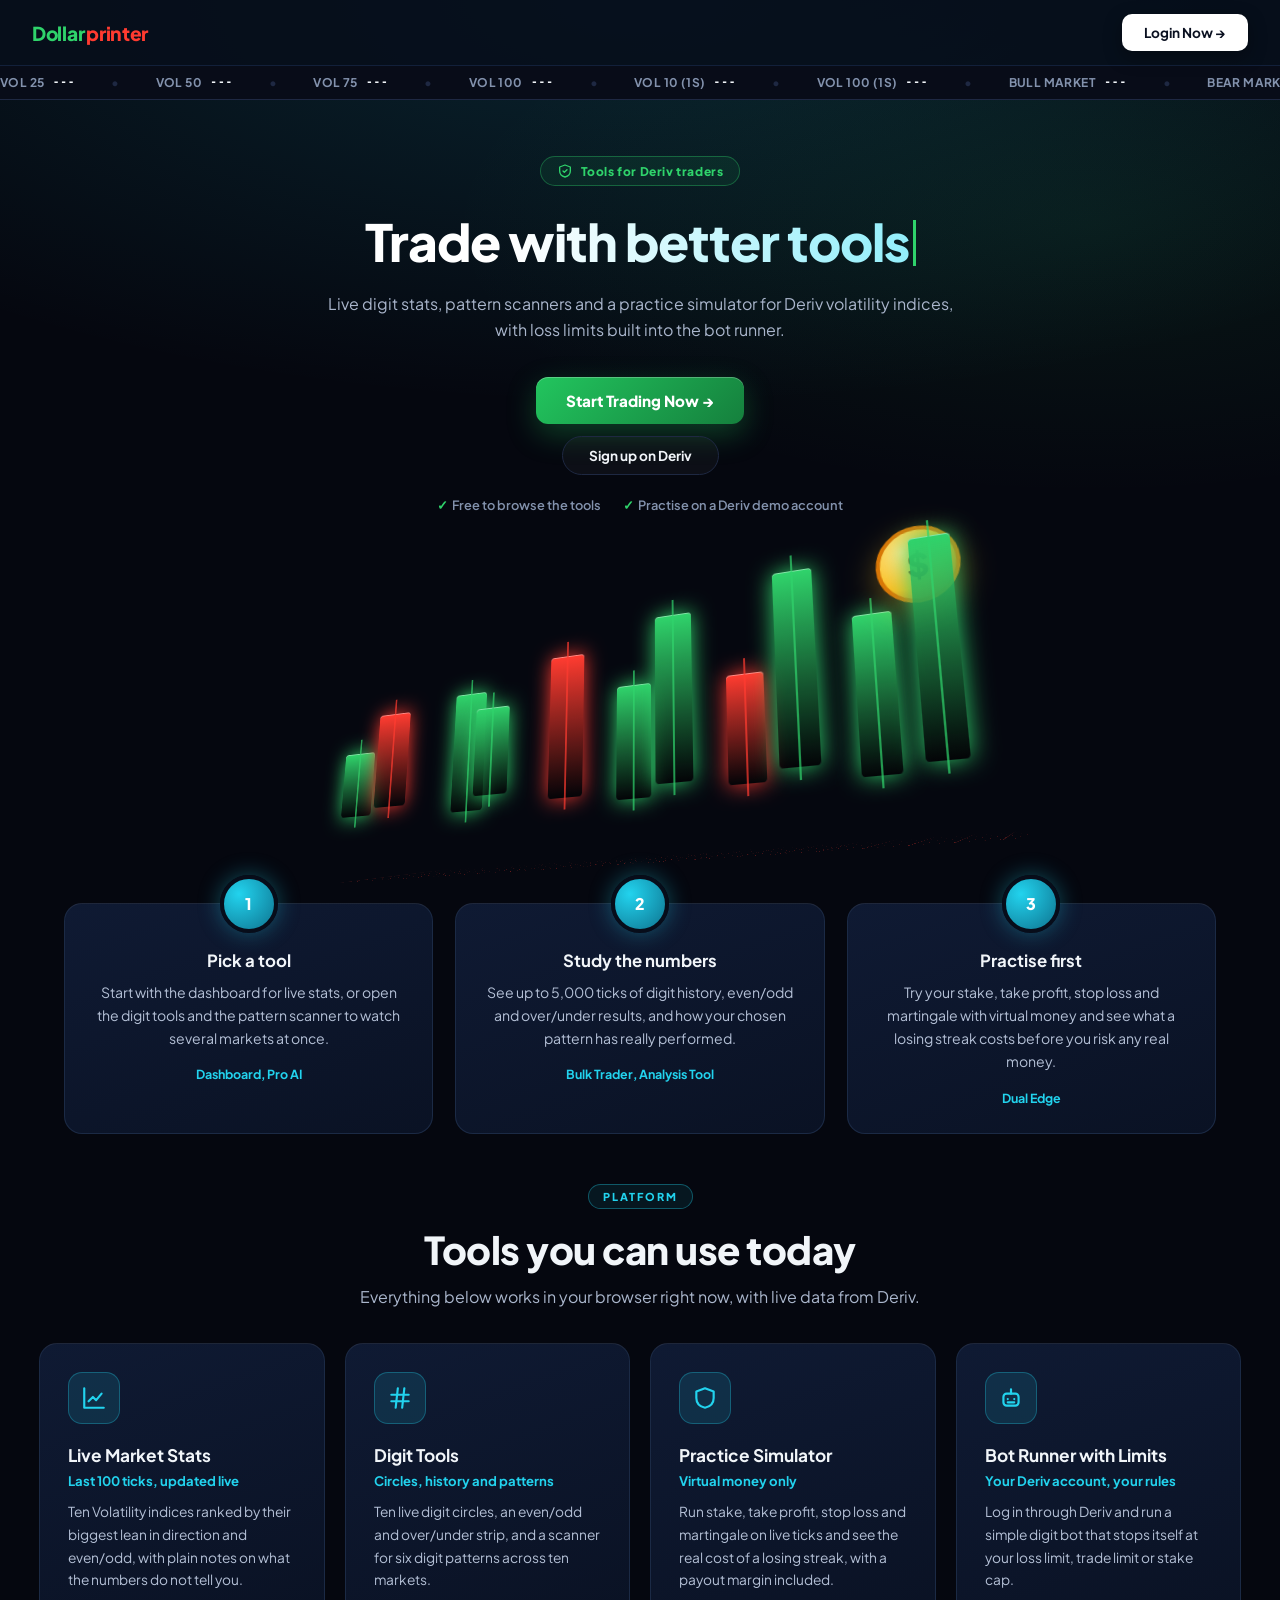
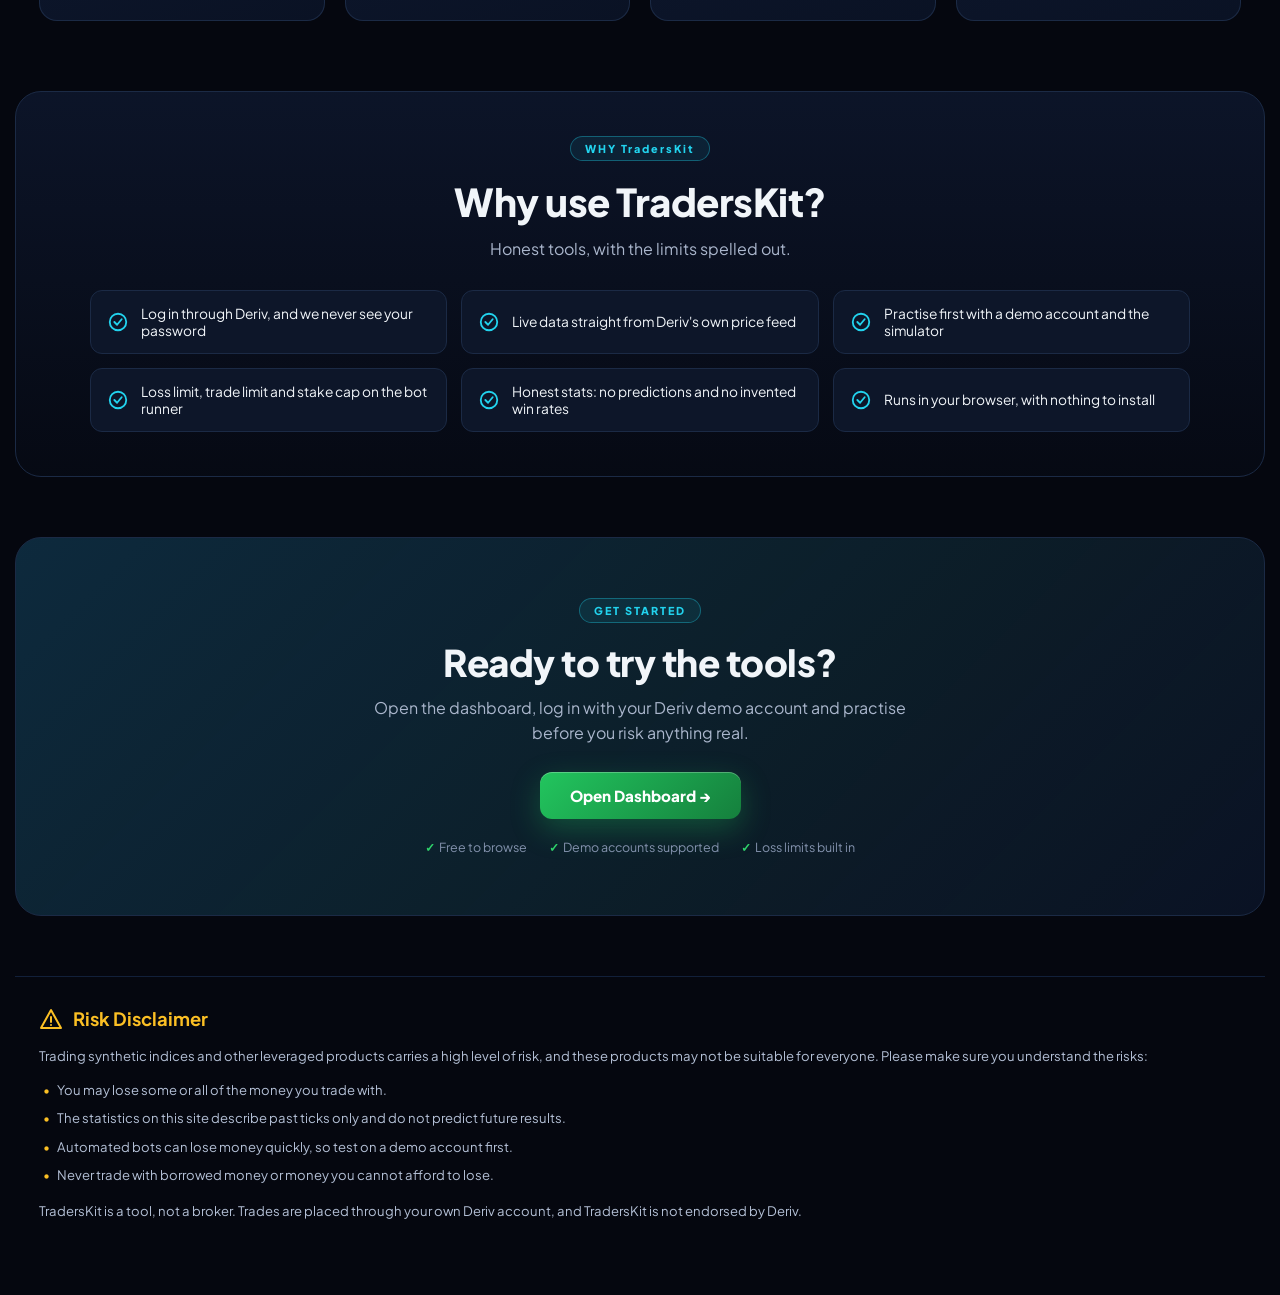
<file: index.html>
<!DOCTYPE html>
<html lang="en">
<head>
  <meta charset="UTF-8" />
  <meta name="viewport" content="width=device-width, initial-scale=1.0" />
  <title>TradersKit — Automated Trading &amp; Smart Bots</title>
  <link rel="stylesheet" href="style.css" />
  <link href="https://fonts.googleapis.com/css2?family=Plus+Jakarta+Sans:wght@400;500;600;700;800&display=swap" rel="stylesheet">
  <style>
    /* ===== Landing page look (all styles for this page live here) ===== */
    body.landing-body {
      background-image:
        radial-gradient(ellipse 80% 45% at 50% 0%, rgba(34, 211, 238, 0.14), transparent),
        radial-gradient(ellipse 50% 30% at 85% 25%, rgba(47, 211, 107, 0.08), transparent);
      background-size: auto;
    }

    /* Header */
    .landing-header {
      max-width: none;
      padding: 14px 32px;
      border-bottom: 1px solid #12203a;
      background: rgba(7, 13, 26, 0.85);
    }
    .brand-logo-text .lg { color: var(--green); }
    .brand-logo-text .lp { color: var(--red); margin-left: 2px; }
    .btn-login-now {
      background: #fff;
      color: #0a1020;
      box-shadow: 0 6px 18px rgba(0, 0, 0, 0.35);
    }
    .btn-login-now:hover { box-shadow: 0 10px 24px rgba(255, 255, 255, 0.18); }

    /* Hero */
    .hero-section { padding: 56px 24px 30px; }
    .hero-badge {
      display: inline-flex;
      align-items: center;
      gap: 8px;
      letter-spacing: 0.6px;
      font-size: 0.75rem;
      color: var(--green);
      border-color: rgba(47, 211, 107, 0.35);
      background: rgba(47, 211, 107, 0.08);
    }
    .hero-badge svg { width: 16px; height: 16px; }
    .hero-section h1 {
      min-height: 1.2em;
      background: linear-gradient(90deg, #ffffff 35%, #67e8f9);
      -webkit-background-clip: text;
      background-clip: text;
    }
    .caret {
      display: inline-block;
      width: 3px;
      height: 0.9em;
      background: var(--green);
      margin-left: 4px;
      vertical-align: -0.08em;
      animation: blink 1s steps(1) infinite;
    }
    @keyframes blink { 50% { opacity: 0; } }
    .hero-sub { max-width: 640px; margin: 18px auto 0; color: #aab6cc; font-size: 1rem; line-height: 1.6; }
    .hero-cta-group { flex-direction: column; align-items: center; gap: 12px; }
    .btn-hero-start {
      background: linear-gradient(135deg, #22c55e, #15803d);
      box-shadow: 0 10px 30px rgba(34, 197, 94, 0.3), inset 0 1px 0 rgba(255, 255, 255, 0.25);
    }
    .btn-hero-signup { padding: 10px 26px; font-size: 0.85rem; border-radius: 99px; }
    .ck { color: var(--green); margin-right: 4px; font-weight: 800; }

    /* Scene */
    .trade-scene { margin-top: 0; height: 300px; }

    /* Step cards */
    .steps {
      max-width: 1200px;
      margin: 60px auto 50px;
      padding: 0 24px;
      display: grid;
      grid-template-columns: repeat(auto-fit, minmax(280px, 1fr));
      gap: 40px 22px;
      perspective: 1200px;
    }
    .step-card {
      position: relative;
      background: linear-gradient(160deg, #0f1a33, #0a1224);
      border: 1px solid #1b2a45;
      border-top-color: var(--border-hi);
      border-radius: 18px;
      padding: 46px 26px 26px;
      text-align: center;
      transition: transform 0.35s ease, box-shadow 0.35s ease;
      transform-style: preserve-3d;
    }
    .step-card:hover {
      transform: rotateX(4deg) rotateY(-6deg) translateY(-6px);
      box-shadow: 0 24px 50px rgba(0, 0, 0, 0.5), 0 0 0 1px rgba(34, 211, 238, 0.3);
    }
    .step-num {
      position: absolute;
      top: 0; left: 50%;
      transform: translate(-50%, -50%);
      width: 58px; height: 58px;
      border-radius: 50%;
      background: radial-gradient(circle at 30% 30%, #22d3ee, #0e7490);
      border: 4px solid #070d1a;
      box-shadow: 0 0 22px rgba(34, 211, 238, 0.35);
      display: flex; align-items: center; justify-content: center;
      font-weight: 800; color: #fff;
    }
    .step-card h4 { font-size: 1.05rem; margin-bottom: 10px; }
    .step-card p { font-size: 0.88rem; line-height: 1.65; color: #b4c0d6; }
    .step-where { display: inline-block; margin-top: 16px; font-size: 0.78rem; font-weight: 700; color: #22d3ee; }

    /* Section headings */
    .section-head { text-align: center; max-width: 760px; margin: 0 auto 34px; padding: 0 24px; }
    .tag {
      display: inline-block;
      font-size: 0.68rem; font-weight: 800; letter-spacing: 2px;
      color: #22d3ee;
      border: 1px solid rgba(34, 211, 238, 0.35);
      background: rgba(34, 211, 238, 0.08);
      padding: 5px 14px; border-radius: 99px; margin-bottom: 16px;
    }
    .section-head h2 { font-size: clamp(1.6rem, 3.5vw, 2.4rem); font-weight: 800; letter-spacing: -0.5px; }
    .section-head p { margin-top: 10px; color: #aab6cc; line-height: 1.6; }

    /* Feature cards */
    .feat-grid {
      max-width: 1250px;
      margin: 0 auto 70px;
      padding: 0 24px;
      display: grid;
      grid-template-columns: repeat(auto-fit, minmax(250px, 1fr));
      gap: 20px;
      perspective: 1200px;
    }
    .feat-card {
      background: linear-gradient(160deg, #0f1a33, #0a1224);
      border: 1px solid #1b2a45;
      border-top-color: var(--border-hi);
      border-radius: 18px;
      padding: 28px;
      transition: transform 0.35s ease, box-shadow 0.35s ease, border-color 0.35s;
      transform-style: preserve-3d;
    }
    .feat-card:hover {
      transform: rotateX(3deg) rotateY(-5deg) translateY(-6px);
      border-color: rgba(34, 211, 238, 0.5);
      box-shadow: 0 24px 50px rgba(0, 0, 0, 0.5), 0 0 30px rgba(34, 211, 238, 0.12);
    }
    .feat-icon {
      width: 52px; height: 52px;
      border-radius: 14px;
      background: rgba(34, 211, 238, 0.12);
      border: 1px solid rgba(34, 211, 238, 0.3);
      color: #22d3ee;
      display: flex; align-items: center; justify-content: center;
      margin-bottom: 20px;
    }
    .feat-icon svg { width: 26px; height: 26px; }
    .feat-card h3 { font-size: 1.08rem; font-weight: 700; }
    .feat-sub { display: block; margin: 6px 0 12px; font-size: 0.82rem; font-weight: 700; color: #22d3ee; }
    .feat-card p { font-size: 0.86rem; line-height: 1.65; color: #b4c0d6; }

    /* Why grid */
    .why-wrap {
      max-width: 1250px;
      margin: 0 auto 60px;
      padding: 44px 28px;
      border: 1px solid #1b2a45;
      border-radius: 26px;
      background: linear-gradient(180deg, rgba(15, 26, 51, 0.7), rgba(7, 13, 26, 0.4));
    }
    .why-grid {
      display: grid;
      grid-template-columns: repeat(auto-fit, minmax(280px, 1fr));
      gap: 14px;
      max-width: 1100px;
      margin: 0 auto;
    }
    .why-item {
      display: flex; align-items: center; gap: 12px;
      background: #0d1629;
      border: 1px solid #1b2a45;
      border-radius: 12px;
      padding: 14px 16px;
      font-size: 0.86rem;
      transition: border-color 0.25s, box-shadow 0.25s;
    }
    .why-item:hover { border-color: rgba(34, 211, 238, 0.5); box-shadow: 0 0 22px rgba(34, 211, 238, 0.12); }
    .why-item svg { flex-shrink: 0; width: 22px; height: 22px; color: #22d3ee; }

    /* Get started panel */
    .cta-panel {
      max-width: 1250px;
      margin: 0 auto 60px;
      padding: 60px 24px;
      text-align: center;
      border: 1px solid #1b2a45;
      border-radius: 26px;
      background:
        linear-gradient(135deg, rgba(34, 211, 238, 0.12), rgba(47, 211, 107, 0.06) 60%, transparent),
        #0a1224;
    }
    .cta-panel h2 { font-size: clamp(1.6rem, 3.5vw, 2.3rem); font-weight: 800; letter-spacing: -0.5px; }
    .cta-panel p { margin: 10px auto 26px; max-width: 560px; color: #aab6cc; line-height: 1.6; }
    .cta-checks { display: flex; gap: 22px; justify-content: center; flex-wrap: wrap; margin-top: 20px; font-size: 0.78rem; color: var(--text-muted); }

    /* Risk disclaimer */
    .risk-box { max-width: 1250px; margin: 0 auto; padding: 30px 24px 60px; border-top: 1px solid #12203a; }
    .risk-box h3 { display: flex; align-items: center; gap: 10px; color: var(--gold); font-size: 1.15rem; margin-bottom: 14px; }
    .risk-box h3 svg { width: 24px; height: 24px; }
    .risk-box p { font-size: 0.82rem; line-height: 1.7; color: #b4c0d6; margin-bottom: 12px; }
    .risk-box ul { list-style: none; margin: 0 0 14px; }
    .risk-box li { font-size: 0.82rem; line-height: 1.7; color: #b4c0d6; padding-left: 18px; position: relative; margin-bottom: 6px; }
    .risk-box li::before { content: "\2022"; position: absolute; left: 4px; color: var(--gold); }

    @media (max-width: 640px) {
      .landing-header { padding: 12px 16px; }
      .trade-scene { height: 240px; }
    }
    @media (prefers-reduced-motion: reduce) {
      .caret { animation: none; }
      .step-card, .feat-card { transition: none; }
    }
  </style>
</head>
<body class="landing-body">

  <!-- Main Landing Header -->
  <header class="landing-header">
    <div class="brand-logo-text">
      <span class="lg">Dollar</span><span class="lp">printer</span>
    </div>
    <a id="login-nav-btn" href="dashboard.html" class="btn-login-now">Login Now &rarr;</a>
  </header>

  <!-- Live price marquee (filled by script below) -->
  <div class="asset-ticker-bar">
    <div class="marquee">
      <div class="marquee-track" id="ticker-track"></div>
    </div>
  </div>

  <!-- Hero Section -->
  <section class="hero-section">
    <div class="hero-badge">
      <svg viewBox="0 0 24 24" fill="none" stroke="currentColor" stroke-width="2" stroke-linecap="round" stroke-linejoin="round"><path d="M12 3l8 3v6c0 5-3.5 8-8 9-4.5-1-8-4-8-9V6l8-3z"/><path d="M9 12l2 2 4-4"/></svg>
      Tools for Deriv traders
    </div>

    <h1><span id="typed"></span><span class="caret"></span></h1>
    <p class="hero-sub">Live digit stats, pattern scanners and a practice simulator for Deriv volatility indices, with loss limits built into the bot runner.</p>

    <div class="hero-cta-group">
      <a id="hero-start-btn" href="dashboard.html" class="btn-hero-start">Start Trading Now &rarr;</a>
      <a href="https://deriv.com/signup/" target="_blank" rel="noopener" class="btn-hero-signup">Sign up on Deriv</a>
    </div>

    <div class="hero-subtext">
      <span><span class="ck">&#10003;</span>Free to browse the tools</span>
      <span><span class="ck">&#10003;</span>Practise on a Deriv demo account</span>
    </div>
  </section>

  <!-- 3D Trades Scene -->
  <section class="trade-scene" aria-hidden="true">
    <div class="trade-stage">
      <div class="trade-floor"></div>

      <div class="candle"     style="--i:0;  --h:70px;  --z:0px;"></div>
      <div class="candle red" style="--i:1;  --h:100px; --z:30px;"></div>
      <div class="candle"     style="--i:2;  --h:130px; --z:-20px;"></div>
      <div class="candle"     style="--i:3;  --h:90px;  --z:40px;"></div>
      <div class="candle red" style="--i:4;  --h:150px; --z:0px;"></div>
      <div class="candle"     style="--i:5;  --h:120px; --z:-30px;"></div>
      <div class="candle"     style="--i:6;  --h:170px; --z:20px;"></div>
      <div class="candle red" style="--i:7;  --h:110px; --z:-10px;"></div>
      <div class="candle"     style="--i:8;  --h:190px; --z:35px;"></div>
      <div class="candle"     style="--i:9;  --h:160px; --z:-25px;"></div>
      <div class="candle"     style="--i:10; --h:215px; --z:10px;"></div>

      <div class="coin">$</div>
    </div>
  </section>

  <!-- Three steps -->
  <section class="steps">
    <div class="step-card">
      <div class="step-num">1</div>
      <h4>Pick a tool</h4>
      <p>Start with the dashboard for live stats, or open the digit tools and the pattern scanner to watch several markets at once.</p>
      <span class="step-where">Dashboard, Pro AI</span>
    </div>

    <div class="step-card">
      <div class="step-num">2</div>
      <h4>Study the numbers</h4>
      <p>See up to 5,000 ticks of digit history, even/odd and over/under results, and how your chosen pattern has really performed.</p>
      <span class="step-where">Bulk Trader, Analysis Tool</span>
    </div>

    <div class="step-card">
      <div class="step-num">3</div>
      <h4>Practise first</h4>
      <p>Try your stake, take profit, stop loss and martingale with virtual money and see what a losing streak costs before you risk any real money.</p>
      <span class="step-where">Dual Edge</span>
    </div>
  </section>

  <!-- Features -->
  <div class="section-head">
    <span class="tag">PLATFORM</span>
    <h2>Tools you can use today</h2>
    <p>Everything below works in your browser right now, with live data from Deriv.</p>
  </div>

  <section class="feat-grid">
    <div class="feat-card">
      <div class="feat-icon">
        <svg viewBox="0 0 24 24" fill="none" stroke="currentColor" stroke-width="2" stroke-linecap="round" stroke-linejoin="round"><path d="M3 3v18h18"/><path d="M7 15l4-4 3 3 5-6"/></svg>
      </div>
      <h3>Live Market Stats</h3>
      <span class="feat-sub">Last 100 ticks, updated live</span>
      <p>Ten Volatility indices ranked by their biggest lean in direction and even/odd, with plain notes on what the numbers do not tell you.</p>
    </div>

    <div class="feat-card">
      <div class="feat-icon">
        <svg viewBox="0 0 24 24" fill="none" stroke="currentColor" stroke-width="2" stroke-linecap="round" stroke-linejoin="round"><path d="M4 9h16M4 15h16M10 3L8 21M16 3l-2 18"/></svg>
      </div>
      <h3>Digit Tools</h3>
      <span class="feat-sub">Circles, history and patterns</span>
      <p>Ten live digit circles, an even/odd and over/under strip, and a scanner for six digit patterns across ten markets.</p>
    </div>

    <div class="feat-card">
      <div class="feat-icon">
        <svg viewBox="0 0 24 24" fill="none" stroke="currentColor" stroke-width="2" stroke-linecap="round" stroke-linejoin="round"><path d="M12 3l8 3v6c0 5-3.5 8-8 9-4.5-1-8-4-8-9V6l8-3z"/></svg>
      </div>
      <h3>Practice Simulator</h3>
      <span class="feat-sub">Virtual money only</span>
      <p>Run stake, take profit, stop loss and martingale on live ticks and see the real cost of a losing streak, with a payout margin included.</p>
    </div>

    <div class="feat-card">
      <div class="feat-icon">
        <svg viewBox="0 0 24 24" fill="none" stroke="currentColor" stroke-width="2" stroke-linecap="round" stroke-linejoin="round"><rect x="5" y="8" width="14" height="11" rx="3"/><path d="M12 8V4M9 13h.01M15 13h.01M9 16h6"/></svg>
      </div>
      <h3>Bot Runner with Limits</h3>
      <span class="feat-sub">Your Deriv account, your rules</span>
      <p>Log in through Deriv and run a simple digit bot that stops itself at your loss limit, trade limit or stake cap.</p>
    </div>
  </section>

  <!-- Why use -->
  <section class="why-wrap">
    <div class="section-head" style="margin-bottom: 28px;">
      <span class="tag">WHY TradersKit</span>
      <h2>Why use TradersKit?</h2>
      <p>Honest tools, with the limits spelled out.</p>
    </div>

    <div class="why-grid">
      <div class="why-item">
        <svg viewBox="0 0 24 24" fill="none" stroke="currentColor" stroke-width="2" stroke-linecap="round" stroke-linejoin="round"><circle cx="12" cy="12" r="9"/><path d="M8 12l3 3 5-6"/></svg>
        <span>Log in through Deriv, and we never see your password</span>
      </div>
      <div class="why-item">
        <svg viewBox="0 0 24 24" fill="none" stroke="currentColor" stroke-width="2" stroke-linecap="round" stroke-linejoin="round"><circle cx="12" cy="12" r="9"/><path d="M8 12l3 3 5-6"/></svg>
        <span>Live data straight from Deriv's own price feed</span>
      </div>
      <div class="why-item">
        <svg viewBox="0 0 24 24" fill="none" stroke="currentColor" stroke-width="2" stroke-linecap="round" stroke-linejoin="round"><circle cx="12" cy="12" r="9"/><path d="M8 12l3 3 5-6"/></svg>
        <span>Practise first with a demo account and the simulator</span>
      </div>
      <div class="why-item">
        <svg viewBox="0 0 24 24" fill="none" stroke="currentColor" stroke-width="2" stroke-linecap="round" stroke-linejoin="round"><circle cx="12" cy="12" r="9"/><path d="M8 12l3 3 5-6"/></svg>
        <span>Loss limit, trade limit and stake cap on the bot runner</span>
      </div>
      <div class="why-item">
        <svg viewBox="0 0 24 24" fill="none" stroke="currentColor" stroke-width="2" stroke-linecap="round" stroke-linejoin="round"><circle cx="12" cy="12" r="9"/><path d="M8 12l3 3 5-6"/></svg>
        <span>Honest stats: no predictions and no invented win rates</span>
      </div>
      <div class="why-item">
        <svg viewBox="0 0 24 24" fill="none" stroke="currentColor" stroke-width="2" stroke-linecap="round" stroke-linejoin="round"><circle cx="12" cy="12" r="9"/><path d="M8 12l3 3 5-6"/></svg>
        <span>Runs in your browser, with nothing to install</span>
      </div>
    </div>
  </section>

  <!-- Get started -->
  <section class="cta-panel">
    <span class="tag">GET STARTED</span>
    <h2>Ready to try the tools?</h2>
    <p>Open the dashboard, log in with your Deriv demo account and practise before you risk anything real.</p>
    <a id="cta-start-btn" href="dashboard.html" class="btn-hero-start" style="display: inline-block;">Open Dashboard &rarr;</a>
    <div class="cta-checks">
      <span><span class="ck">&#10003;</span>Free to browse</span>
      <span><span class="ck">&#10003;</span>Demo accounts supported</span>
      <span><span class="ck">&#10003;</span>Loss limits built in</span>
    </div>
  </section>

  <!-- Risk disclaimer -->
  <section class="risk-box">
    <h3>
      <svg viewBox="0 0 24 24" fill="none" stroke="currentColor" stroke-width="2" stroke-linecap="round" stroke-linejoin="round"><path d="M12 3L2 21h20L12 3z"/><path d="M12 10v5M12 18h.01"/></svg>
      Risk Disclaimer
    </h3>
    <p>Trading synthetic indices and other leveraged products carries a high level of risk, and these products may not be suitable for everyone. Please make sure you understand the risks:</p>
    <ul>
      <li>You may lose some or all of the money you trade with.</li>
      <li>The statistics on this site describe past ticks only and do not predict future results.</li>
      <li>Automated bots can lose money quickly, so test on a demo account first.</li>
      <li>Never trade with borrowed money or money you cannot afford to lose.</li>
    </ul>
    <p>TradersKit is a tool, not a broker. Trades are placed through your own Deriv account, and TradersKit is not endorsed by Deriv.</p>
  </section>

  <script>
    // ---------- OAuth / local routing ----------
    const APP_ID = 1089; // Replace with your production App ID once hosted
    const isLocal = window.location.hostname === "localhost" || window.location.hostname === "127.0.0.1";

    if (!isLocal) {
      const redirectUri = window.location.origin + "/dashboard.html";
      const oauthUrl = `https://oauth.deriv.com/oauth2/authorize?app_id=${APP_ID}&l=EN&brand=deriv&redirect_uri=${encodeURIComponent(redirectUri)}`;
      document.getElementById("login-nav-btn").href = oauthUrl;
      document.getElementById("hero-start-btn").href = oauthUrl;
      document.getElementById("cta-start-btn").href = oauthUrl;
    }

    // ---------- Typewriter headline ----------
    const PHRASES = ["Trade with better tools", "Test before you trade", "Know your risk first"];
    const typedEl = document.getElementById("typed");
    const reduceMotion = window.matchMedia("(prefers-reduced-motion: reduce)").matches;

    if (reduceMotion) {
      typedEl.textContent = PHRASES[0];
    } else {
      let phraseIndex = 0;
      let charIndex = 0;
      let deleting = false;

      function typeStep() {
        const full = PHRASES[phraseIndex];

        if (!deleting) {
          charIndex++;
          typedEl.textContent = full.slice(0, charIndex);
          if (charIndex === full.length) {
            deleting = true;
            setTimeout(typeStep, 1800);
            return;
          }
          setTimeout(typeStep, 70);
        } else {
          charIndex--;
          typedEl.textContent = full.slice(0, charIndex);
          if (charIndex === 0) {
            deleting = false;
            phraseIndex = (phraseIndex + 1) % PHRASES.length;
            setTimeout(typeStep, 350);
            return;
          }
          setTimeout(typeStep, 35);
        }
      }
      typeStep();
    }

    // ---------- Live ticker marquee ----------
    const TICKER_SYMBOLS = [
      { symbol: "R_25",    label: "VOL 25" },
      { symbol: "R_50",    label: "VOL 50" },
      { symbol: "R_75",    label: "VOL 75" },
      { symbol: "R_100",   label: "VOL 100" },
      { symbol: "1HZ10V",  label: "VOL 10 (1S)" },
      { symbol: "1HZ100V", label: "VOL 100 (1S)" },
      { symbol: "RDBULL",  label: "BULL MARKET" },
      { symbol: "RDBEAR",  label: "BEAR MARKET" }
    ];

    const lastQuotes = {};

    function buildTicker() {
      const track = document.getElementById("ticker-track");
      // Build the list twice so the -50% scroll loops without a jump
      let html = "";
      for (let round = 0; round < 2; round++) {
        TICKER_SYMBOLS.forEach(item => {
          html += `
            <span class="tick-item" data-symbol="${item.symbol}">
              ${item.label} <b>---</b>
            </span>`;
        });
      }
      track.innerHTML = html;
    }

    function updateTicker(symbol, quote) {
      const previous = lastQuotes[symbol];
      lastQuotes[symbol] = quote;

      document.querySelectorAll(`.tick-item[data-symbol="${symbol}"]`).forEach(el => {
        el.querySelector("b").textContent = quote;
        if (previous !== undefined) {
          el.classList.remove("up", "down");
          if (quote > previous) el.classList.add("up");
          if (quote < previous) el.classList.add("down");
        }
      });
    }

    function connectTicker() {
      const socket = new WebSocket(`wss://ws.derivws.com/websockets/v3?app_id=${APP_ID}`);

      socket.onopen = () => {
        TICKER_SYMBOLS.forEach(item => {
          socket.send(JSON.stringify({ ticks: item.symbol, subscribe: 1 }));
        });
      };

      socket.onmessage = (event) => {
        const data = JSON.parse(event.data);
        if (data.msg_type === "tick" && data.tick) {
          const digits = data.tick.pip_size || 2;
          updateTicker(data.tick.symbol, Number(data.tick.quote).toFixed(digits));
        }
      };

      socket.onclose = () => setTimeout(connectTicker, 3000);
    }

    buildTicker();
    connectTicker();
  </script>
</body>
</html>
</file>
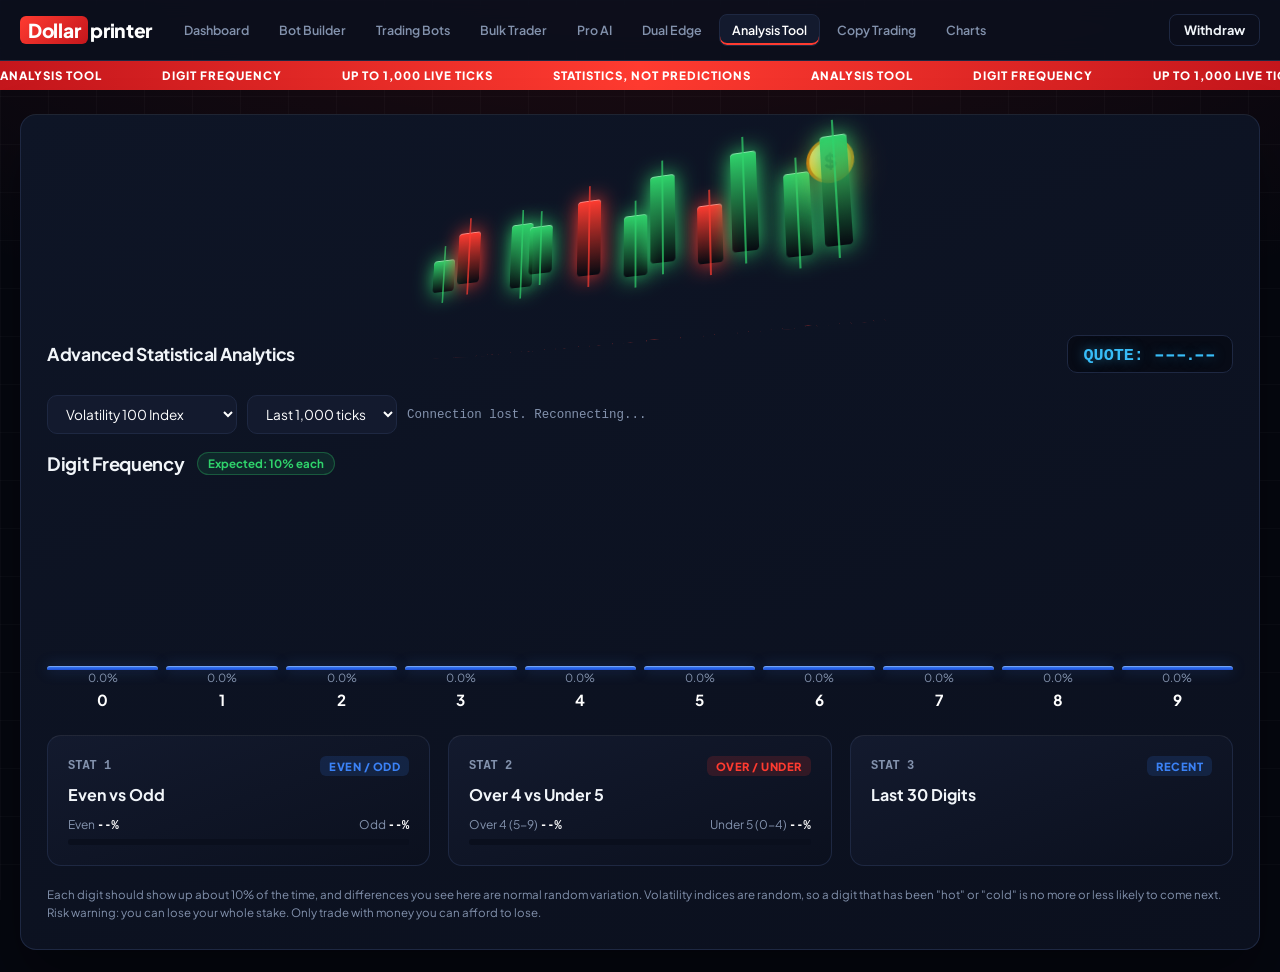
<file: analysis-tool.html>
<!DOCTYPE html>
<html lang="en">
<head>
  <meta charset="UTF-8" />
  <meta name="viewport" content="width=device-width, initial-scale=1.0" />
  <title>TradersKit — Analysis Tool</title>
  <link rel="stylesheet" href="style.css" />
  <link href="https://fonts.googleapis.com/css2?family=Plus+Jakarta+Sans:wght@400;500;600;700;800&display=swap" rel="stylesheet">
  <style>
    .digit-bars { display: flex; gap: 8px; height: 220px; margin: 10px 0 26px; }
    .dbar { flex: 1; display: flex; flex-direction: column; align-items: center; font-family: var(--mono); font-size: 0.7rem; color: var(--text-muted); }
    .dbar-area { flex: 1; width: 100%; display: flex; align-items: flex-end; }
    .dbar-fill {
      width: 100%;
      min-height: 4px;
      border-radius: 6px 6px 2px 2px;
      background: linear-gradient(180deg, var(--blue), #1d4ed8);
      box-shadow: 0 0 14px rgba(59, 130, 246, 0.35), inset 0 1px 0 rgba(255, 255, 255, 0.3);
      transition: height 0.25s;
    }
    .dbar-fill.hot { background: linear-gradient(180deg, #3be07f, var(--green)); box-shadow: 0 0 14px rgba(47, 211, 107, 0.4), inset 0 1px 0 rgba(255, 255, 255, 0.3); }
    .dbar-fill.cold { background: linear-gradient(180deg, var(--red), var(--red-deep)); box-shadow: 0 0 14px rgba(255, 59, 48, 0.4), inset 0 1px 0 rgba(255, 255, 255, 0.3); }
    .dbar b { color: #fff; font-size: 0.95rem; margin-top: 6px; }
    .chip-strip { display: flex; flex-wrap: wrap; gap: 6px; margin-top: 10px; }
    .chip {
      display: inline-flex; width: 30px; height: 30px; align-items: center; justify-content: center;
      border-radius: 8px; font-family: var(--mono); font-weight: 700; font-size: 0.82rem;
      border: 1px solid var(--border); background: var(--bg-element);
    }
    .chip.even { border-color: var(--blue); color: var(--cyan); }
    .chip.odd { border-color: var(--red); color: var(--red); }
  </style>
</head>
<body class="dash-body">

  <header class="dash-top-header">
    <div class="dash-header-left">
      <button class="menu-btn" id="menu-toggle-btn">☰</button>
      <div class="brand-logo-text" onclick="window.location.href='dashboard.html'">
        <span class="logo-box-red">Dollar</span><span class="logo-text-white">printer</span>
      </div>
    </div>
    <nav class="dash-nav-tabs" id="nav-tabs-container">
      <button class="nav-tab" onclick="window.location.href='dashboard.html'">Dashboard</button>
      <button class="nav-tab" onclick="window.location.href='bot-builder.html'">Bot Builder</button>
      <button class="nav-tab" onclick="window.location.href='trading-bots.html'">Trading Bots</button>
      <button class="nav-tab" onclick="window.location.href='bulk-trader.html'">Bulk Trader</button>
      <button class="nav-tab" onclick="window.location.href='pro-ai.html'">Pro AI</button>
      <button class="nav-tab" onclick="window.location.href='dual-edge.html'">Dual Edge</button>
      <button class="nav-tab active" onclick="window.location.href='analysis-tool.html'">Analysis Tool</button>
      <button class="nav-tab" onclick="window.location.href='copy-trading.html'">Copy Trading</button>
      <button class="nav-tab" onclick="window.location.href='charts.html'">Charts</button>
    </nav>
    <div class="dash-header-right">
      <button class="btn-withdraw" onclick="window.location.href='https://app.deriv.com/cashier'">Withdraw</button>
    </div>
  </header>

  <div class="red-announcement-ticker">
    <div class="marquee">
      <div class="marquee-track">
        <span>ANALYSIS TOOL</span>
        <span>DIGIT FREQUENCY</span>
        <span>UP TO 1,000 LIVE TICKS</span>
        <span>STATISTICS, NOT PREDICTIONS</span>
        <span>ANALYSIS TOOL</span>
        <span>DIGIT FREQUENCY</span>
        <span>UP TO 1,000 LIVE TICKS</span>
        <span>STATISTICS, NOT PREDICTIONS</span>
      </div>
    </div>
  </div>

  <main class="workspace-container">
    <section class="terminal-card-container">

      <div class="trade-scene" style="height: 170px; max-width: 520px; margin-bottom: 14px;" aria-hidden="true">
        <div class="trade-stage">
          <div class="trade-floor"></div>
          <div class="candle"     style="--i:0; --h:35px; --z:0px;"></div>
          <div class="candle red" style="--i:1; --h:55px; --z:20px;"></div>
          <div class="candle"     style="--i:2; --h:70px; --z:-15px;"></div>
          <div class="candle"     style="--i:3; --h:50px; --z:25px;"></div>
          <div class="candle red" style="--i:4; --h:80px; --z:0px;"></div>
          <div class="candle"     style="--i:5; --h:65px; --z:-20px;"></div>
          <div class="candle"     style="--i:6; --h:90px; --z:15px;"></div>
          <div class="candle red" style="--i:7; --h:60px; --z:-5px;"></div>
          <div class="candle"     style="--i:8; --h:100px; --z:20px;"></div>
          <div class="candle"     style="--i:9; --h:85px; --z:-15px;"></div>
          <div class="candle"     style="--i:10; --h:110px; --z:5px;"></div>
          <div class="coin" style="width: 46px; height: 46px; font-size: 1.2rem; border-width: 3px;">$</div>
        </div>
      </div>

      <div class="terminal-top-row">
        <h2>Advanced Statistical Analytics</h2>
        <div class="live-quote-box">QUOTE: <span id="an-quote">---.--</span></div>
      </div>

      <div style="display: flex; gap: 10px; align-items: center; flex-wrap: wrap; margin-bottom: 8px;">
        <select id="an-market" class="select-box">
          <option value="R_100">Volatility 100 Index</option>
          <option value="1HZ100V">Volatility 100 (1s) Index</option>
          <option value="R_75">Volatility 75 Index</option>
          <option value="R_50">Volatility 50 Index</option>
          <option value="R_25">Volatility 25 Index</option>
          <option value="R_10">Volatility 10 Index</option>
        </select>
        <select id="an-count" class="select-box">
          <option value="100">Last 100 ticks</option>
          <option value="500">Last 500 ticks</option>
          <option value="1000" selected>Last 1,000 ticks</option>
        </select>
        <span id="an-status" style="font-size: 0.78rem; color: var(--text-muted); font-family: var(--mono);">Connecting...</span>
      </div>

      <!-- Digit bars -->
      <div class="section-title-row" style="margin-top: 18px;">
        <h3>Digit Frequency</h3>
        <span class="signal-count-badge">Expected: 10% each</span>
      </div>
      <div class="digit-bars" id="digit-bars"></div>

      <!-- Stat cards -->
      <div class="signals-cards-grid" style="grid-template-columns: repeat(auto-fit, minmax(240px, 1fr));">
        <div class="signal-card">
          <div class="signal-card-header">
            <span class="sig-num">STAT 1</span>
            <span class="sig-tag fall">EVEN / ODD</span>
          </div>
          <h4>Even vs Odd</h4>
          <div class="confidence-row">
            <span>Even <span id="st-even" class="conf-val">--%</span></span>
            <span>Odd <span id="st-odd" class="conf-val">--%</span></span>
          </div>
          <div class="progress-bar-container"><div id="st-even-bar" class="progress-fill fall" style="width: 0%;"></div></div>
        </div>

        <div class="signal-card">
          <div class="signal-card-header">
            <span class="sig-num">STAT 2</span>
            <span class="sig-tag odd">OVER / UNDER</span>
          </div>
          <h4>Over 4 vs Under 5</h4>
          <div class="confidence-row">
            <span>Over 4 (5-9) <span id="st-over" class="conf-val">--%</span></span>
            <span>Under 5 (0-4) <span id="st-under" class="conf-val">--%</span></span>
          </div>
          <div class="progress-bar-container"><div id="st-over-bar" class="progress-fill odd" style="width: 0%;"></div></div>
        </div>

        <div class="signal-card">
          <div class="signal-card-header">
            <span class="sig-num">STAT 3</span>
            <span class="sig-tag fall">RECENT</span>
          </div>
          <h4>Last 30 Digits</h4>
          <div class="chip-strip" id="chip-strip"></div>
        </div>
      </div>

      <p style="margin-top: 20px; font-size: 0.72rem; line-height: 1.6; color: var(--text-muted);">
        Each digit should show up about 10% of the time, and differences you see here are normal random variation. Volatility indices are random, so a digit that has been "hot" or "cold" is no more or less likely to come next. Risk warning: you can lose your whole stake. Only trade with money you can afford to lose.
      </p>
    </section>
  </main>

  <script>
    // ---------- Mobile hamburger menu toggle ----------
    const menuToggle = document.getElementById("menu-toggle-btn");
    const navTabs = document.getElementById("nav-tabs-container");
    if (menuToggle && navTabs) {
      menuToggle.addEventListener("click", () => navTabs.classList.toggle("mobile-open"));
    }

    // ---------- Analysis ----------
    const APP_ID = 1089;
    let socket;
    let symbol = document.getElementById("an-market").value;
    let pip = 2;
    let digits = [];

    function maxTicks() { return parseInt(document.getElementById("an-count").value, 10); }
    function digitOf(price) { return parseInt(Number(price).toFixed(pip).slice(-1), 10); }
    function pct(n, total) { return total ? ((n / total) * 100).toFixed(1) + "%" : "--%"; }

    // Build the 10 bars once
    const barsEl = document.getElementById("digit-bars");
    for (let d = 0; d <= 9; d++) {
      barsEl.innerHTML +=
        '<div class="dbar">' +
          '<div class="dbar-area"><div class="dbar-fill" id="bar-' + d + '" style="height: 0%;"></div></div>' +
          '<span id="bar-pct-' + d + '">0.0%</span>' +
          '<b>' + d + '</b>' +
        '</div>';
    }

    function render() {
      const n = digits.length;
      if (!n) return;

      const counts = Array(10).fill(0);
      digits.forEach(d => counts[d]++);
      const maxC = Math.max(...counts);
      const minC = Math.min(...counts);

      for (let d = 0; d <= 9; d++) {
        const bar = document.getElementById("bar-" + d);
        bar.style.height = (maxC ? (counts[d] / maxC) * 100 : 0) + "%";
        bar.classList.toggle("hot", counts[d] === maxC);
        bar.classList.toggle("cold", counts[d] === minC && minC !== maxC);
        document.getElementById("bar-pct-" + d).textContent = pct(counts[d], n);
      }

      const even = counts.filter((c, d) => d % 2 === 0).reduce((a, b) => a + b, 0);
      const over = counts.filter((c, d) => d >= 5).reduce((a, b) => a + b, 0);
      document.getElementById("st-even").textContent = pct(even, n);
      document.getElementById("st-odd").textContent = pct(n - even, n);
      document.getElementById("st-even-bar").style.width = (even / n) * 100 + "%";
      document.getElementById("st-over").textContent = pct(over, n);
      document.getElementById("st-under").textContent = pct(n - over, n);
      document.getElementById("st-over-bar").style.width = (over / n) * 100 + "%";

      const last30 = digits.slice(-30);
      document.getElementById("chip-strip").innerHTML = last30
        .map(d => '<span class="chip ' + (d % 2 === 0 ? "even" : "odd") + '">' + d + "</span>")
        .join("");

      document.getElementById("an-status").textContent = "Analysing " + n + " ticks";
    }

    function reset() {
      digits = [];
      document.getElementById("an-quote").textContent = "---.--";
      document.getElementById("an-status").textContent = "Loading ticks...";
      for (let d = 0; d <= 9; d++) {
        document.getElementById("bar-" + d).style.height = "0%";
        document.getElementById("bar-pct-" + d).textContent = "0.0%";
      }
      ["st-even", "st-odd", "st-over", "st-under"].forEach(id => document.getElementById(id).textContent = "--%");
      document.getElementById("st-even-bar").style.width = "0%";
      document.getElementById("st-over-bar").style.width = "0%";
      document.getElementById("chip-strip").innerHTML = "";
    }

    function subscribe() {
      socket.send(JSON.stringify({ forget_all: "ticks" }));
      socket.send(JSON.stringify({
        ticks_history: symbol,
        count: maxTicks(),
        end: "latest",
        style: "ticks",
        subscribe: 1
      }));
    }

    function connect() {
      socket = new WebSocket("wss://ws.derivws.com/websockets/v3?app_id=" + APP_ID);

      socket.onopen = () => { reset(); subscribe(); };

      socket.onmessage = (event) => {
        const data = JSON.parse(event.data);
        if (data.error) {
          document.getElementById("an-status").textContent = "Error: " + data.error.message;
          return;
        }

        if (data.msg_type === "history" && data.echo_req.ticks_history === symbol) {
          pip = data.pip_size || 2;
          digits = data.history.prices.map(digitOf);
          const prices = data.history.prices;
          document.getElementById("an-quote").textContent = Number(prices[prices.length - 1]).toFixed(pip);
          render();
        }

        if (data.msg_type === "tick" && data.tick.symbol === symbol) {
          pip = data.tick.pip_size || pip;
          digits.push(digitOf(data.tick.quote));
          while (digits.length > maxTicks()) digits.shift();
          document.getElementById("an-quote").textContent = Number(data.tick.quote).toFixed(pip);
          render();
        }
      };

      socket.onclose = () => {
        document.getElementById("an-status").textContent = "Connection lost. Reconnecting...";
        setTimeout(connect, 3000);
      };
    }

    function restart() {
      reset();
      if (socket && socket.readyState === WebSocket.OPEN) subscribe();
    }

    document.getElementById("an-market").addEventListener("change", (e) => { symbol = e.target.value; restart(); });
    document.getElementById("an-count").addEventListener("change", restart);

    connect();
  </script>
</body>
</html>
</file>
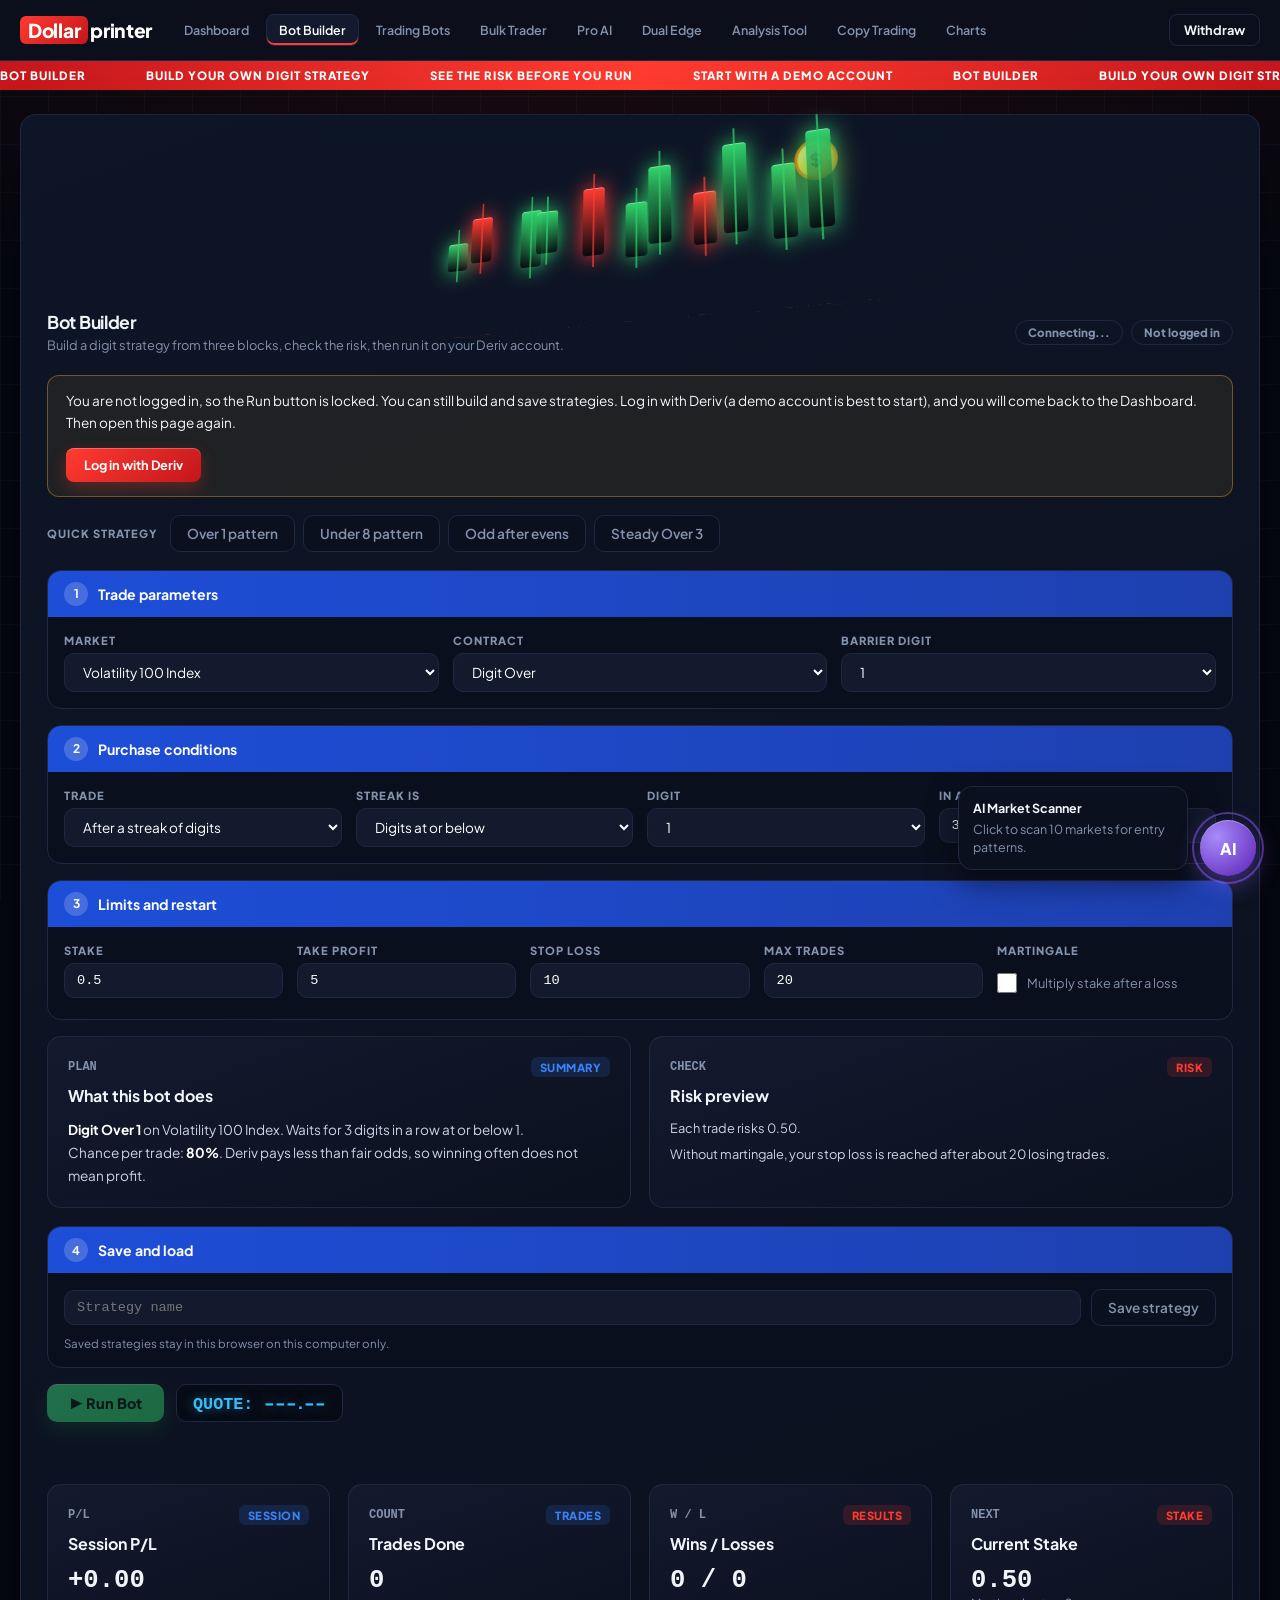
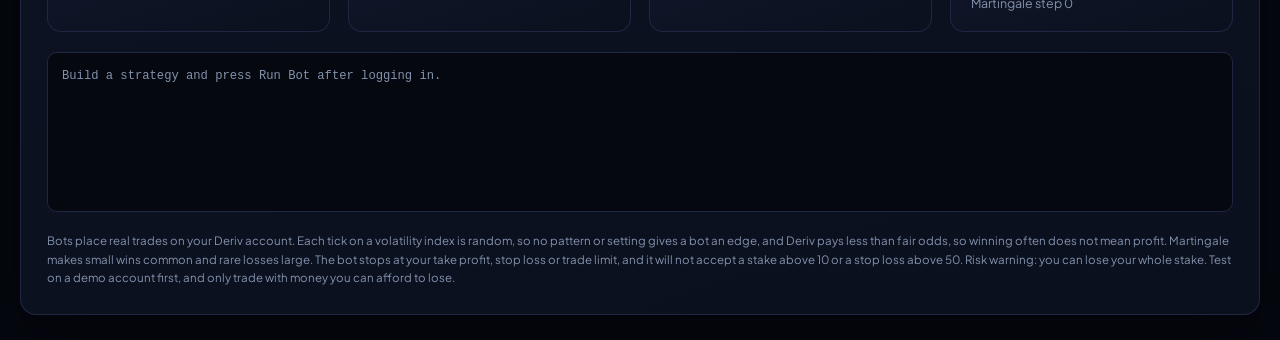
<file: bot-builder.html>
<!DOCTYPE html>
<html lang="en">
<head>
  <meta charset="UTF-8" />
  <meta name="viewport" content="width=device-width, initial-scale=1.0" />
  <title>TradersKit — Bot Builder</title>
  <link rel="stylesheet" href="style.css" />
  <link href="https://fonts.googleapis.com/css2?family=Plus+Jakarta+Sans:wght@400;500;600;700;800&display=swap" rel="stylesheet">
  <style>
    .field-label { display: block; font-size: 0.7rem; font-weight: 800; letter-spacing: 1px; color: var(--text-muted); margin-bottom: 6px; text-transform: uppercase; }
    .hidden { display: none !important; }
    .stat-value { font-family: var(--mono); font-size: 1.6rem; font-weight: 800; }

    .pill-row { display: flex; gap: 8px; flex-wrap: wrap; }
    .pill-state { font-size: 0.72rem; font-weight: 800; padding: 4px 12px; border-radius: 99px; border: 1px solid var(--border); color: var(--text-muted); }
    .pill-state.on { color: var(--green); border-color: rgba(47, 211, 107, 0.5); background: rgba(47, 211, 107, 0.1); }
    .pill-state.bad { color: var(--red); border-color: rgba(255, 59, 48, 0.5); background: rgba(255, 59, 48, 0.1); }

    .banner {
      background: rgba(251, 191, 36, 0.08);
      border: 1px solid rgba(251, 191, 36, 0.35);
      border-radius: 12px;
      padding: 14px 18px;
      margin-bottom: 18px;
      font-size: 0.85rem;
      line-height: 1.6;
      display: flex; gap: 14px; align-items: center; justify-content: space-between; flex-wrap: wrap;
    }
    .banner.real { background: rgba(255, 59, 48, 0.08); border-color: rgba(255, 59, 48, 0.4); justify-content: flex-start; }
    .banner.real input { width: 20px; height: 20px; accent-color: var(--red); }

    /* Blocks */
    .blk { background: #0a0f1d; border: 1px solid var(--border); border-radius: 14px; overflow: hidden; margin-bottom: 16px; }
    .blk-head {
      display: flex; align-items: center; gap: 10px; padding: 11px 16px;
      background: linear-gradient(90deg, #1d4ed8, #1e40af); font-weight: 700; font-size: 0.88rem; color: #fff;
    }
    .blk-num { width: 24px; height: 24px; border-radius: 50%; background: rgba(255, 255, 255, 0.18); display: flex; align-items: center; justify-content: center; font-size: 0.75rem; }
    .blk-body { padding: 16px; }
    .blk-row { display: grid; grid-template-columns: repeat(auto-fit, minmax(170px, 1fr)); gap: 14px; }
    .blk .select-box, .blk .token-input-sm { width: 100%; }
    .toggle-row { display: flex; align-items: center; gap: 10px; height: 40px; }
    .toggle-row input { width: 20px; height: 20px; accent-color: var(--green); cursor: pointer; }

    .preset-row { display: flex; gap: 8px; flex-wrap: wrap; align-items: center; margin-bottom: 18px; }
    .preset-row .lbl { font-size: 0.7rem; font-weight: 800; letter-spacing: 1px; color: var(--text-muted); text-transform: uppercase; margin-right: 4px; }

    .summary-text { font-size: 0.85rem; line-height: 1.7; color: #cbd5e1; }
    .summary-text b { color: #fff; }
    .risk-line { font-size: 0.8rem; line-height: 1.6; margin-bottom: 6px; color: #cbd5e1; }
    .risk-line.bad { color: var(--red); font-weight: 700; }
    .risk-line.ok { color: var(--green); }

    .saved-item { display: flex; align-items: center; justify-content: space-between; gap: 10px; padding: 8px 12px; border: 1px solid var(--border); border-radius: 10px; margin-top: 8px; font-size: 0.82rem; }
    .saved-item .acts { display: flex; gap: 8px; }
    .saved-item .action-pill { padding: 5px 12px; font-size: 0.75rem; }

    .chip-row { display: flex; gap: 6px; flex-wrap: wrap; margin: 4px 0 18px; min-height: 30px; }
    .chip {
      width: 30px; height: 30px; display: inline-flex; align-items: center; justify-content: center;
      border-radius: 8px; font-family: var(--mono); font-weight: 700; font-size: 0.82rem;
      border: 1px solid var(--border); background: var(--bg-element);
    }
    .chip.last { border-color: var(--cyan); color: var(--cyan); }
    .btn-stop { background: linear-gradient(135deg, var(--red), var(--red-deep)) !important; color: #fff !important; }
    .btn-run-bot:disabled { opacity: 0.45; cursor: not-allowed; transform: none; }
  </style>
</head>
<body class="dash-body">

  <header class="dash-top-header">
    <div class="dash-header-left">
      <button class="menu-btn" id="menu-toggle-btn">☰</button>
      <div class="brand-logo-text" onclick="window.location.href='dashboard.html'">
        <span class="logo-box-red">Dollar</span><span class="logo-text-white">printer</span>
      </div>
    </div>
    <nav class="dash-nav-tabs" id="nav-tabs-container">
      <button class="nav-tab" onclick="window.location.href='dashboard.html'">Dashboard</button>
      <button class="nav-tab active" onclick="window.location.href='bot-builder.html'">Bot Builder</button>
      <button class="nav-tab" onclick="window.location.href='trading-bots.html'">Trading Bots</button>
      <button class="nav-tab" onclick="window.location.href='bulk-trader.html'">Bulk Trader</button>
      <button class="nav-tab" onclick="window.location.href='pro-ai.html'">Pro AI</button>
      <button class="nav-tab" onclick="window.location.href='dual-edge.html'">Dual Edge</button>
      <button class="nav-tab" onclick="window.location.href='analysis-tool.html'">Analysis Tool</button>
      <button class="nav-tab" onclick="window.location.href='copy-trading.html'">Copy Trading</button>
      <button class="nav-tab" onclick="window.location.href='charts.html'">Charts</button>
    </nav>
    <div class="dash-header-right">
      <button class="btn-withdraw" onclick="window.location.href='https://app.deriv.com/cashier'">Withdraw</button>
    </div>
  </header>

  <div class="red-announcement-ticker">
    <div class="marquee">
      <div class="marquee-track">
        <span>BOT BUILDER</span>
        <span>BUILD YOUR OWN DIGIT STRATEGY</span>
        <span>SEE THE RISK BEFORE YOU RUN</span>
        <span>START WITH A DEMO ACCOUNT</span>
        <span>BOT BUILDER</span>
        <span>BUILD YOUR OWN DIGIT STRATEGY</span>
        <span>SEE THE RISK BEFORE YOU RUN</span>
        <span>START WITH A DEMO ACCOUNT</span>
      </div>
    </div>
  </div>

  <main class="workspace-container">
    <section class="terminal-card-container">

      <div class="trade-scene" style="height: 150px; max-width: 480px; margin-bottom: 10px;" aria-hidden="true">
        <div class="trade-stage">
          <div class="trade-floor"></div>
          <div class="candle"     style="--i:0; --h:30px; --z:0px;"></div>
          <div class="candle red" style="--i:1; --h:48px; --z:20px;"></div>
          <div class="candle"     style="--i:2; --h:62px; --z:-15px;"></div>
          <div class="candle"     style="--i:3; --h:44px; --z:25px;"></div>
          <div class="candle red" style="--i:4; --h:72px; --z:0px;"></div>
          <div class="candle"     style="--i:5; --h:58px; --z:-20px;"></div>
          <div class="candle"     style="--i:6; --h:80px; --z:15px;"></div>
          <div class="candle red" style="--i:7; --h:54px; --z:-5px;"></div>
          <div class="candle"     style="--i:8; --h:90px; --z:20px;"></div>
          <div class="candle"     style="--i:9; --h:76px; --z:-15px;"></div>
          <div class="candle"     style="--i:10; --h:98px; --z:5px;"></div>
          <div class="coin" style="width: 42px; height: 42px; font-size: 1.1rem; border-width: 3px;">$</div>
        </div>
      </div>

      <div class="terminal-top-row">
        <div>
          <h2>Bot Builder</h2>
          <p style="color: var(--text-muted); font-size: 0.8rem; margin-top: 4px;">Build a digit strategy from three blocks, check the risk, then run it on your Deriv account.</p>
        </div>
        <div class="pill-row">
          <span class="pill-state" id="pill-conn">Connecting...</span>
          <span class="pill-state" id="pill-acct">Not logged in</span>
        </div>
      </div>

      <!-- Login banner (hidden once logged in) -->
      <div class="banner" id="bb-login">
        <span>You are not logged in, so the Run button is locked. You can still build and save strategies. Log in with Deriv (a demo account is best to start), and you will come back to the Dashboard. Then open this page again.</span>
        <a id="bb-login-link" href="#" class="btn-deriv-login">Log in with Deriv</a>
      </div>

      <!-- Real money confirmation (shown only for real accounts) -->
      <div class="banner real" id="bb-real" style="display: none;">
        <input type="checkbox" id="bb-confirm-real" />
        <label for="bb-confirm-real">I understand this bot trades with REAL money on my account and I can lose it.</label>
      </div>

      <!-- Quick strategies -->
      <div class="preset-row">
        <span class="lbl">Quick strategy</span>
        <button class="action-pill" data-preset="over1">Over 1 pattern</button>
        <button class="action-pill" data-preset="under8">Under 8 pattern</button>
        <button class="action-pill" data-preset="oddafter">Odd after evens</button>
        <button class="action-pill" data-preset="over3">Steady Over 3</button>
      </div>

      <!-- Block 1 -->
      <div class="blk">
        <div class="blk-head"><span class="blk-num">1</span>Trade parameters</div>
        <div class="blk-body">
          <div class="blk-row">
            <div>
              <label class="field-label" for="bb-market">Market</label>
              <select id="bb-market" class="select-box">
                <option value="R_100">Volatility 100 Index</option>
                <option value="1HZ100V">Volatility 100 (1s) Index</option>
                <option value="R_75">Volatility 75 Index</option>
                <option value="R_50">Volatility 50 Index</option>
                <option value="R_25">Volatility 25 Index</option>
                <option value="R_10">Volatility 10 Index</option>
                <option value="1HZ10V">Volatility 10 (1s) Index</option>
                <option value="1HZ25V">Volatility 25 (1s) Index</option>
                <option value="1HZ50V">Volatility 50 (1s) Index</option>
                <option value="1HZ75V">Volatility 75 (1s) Index</option>
              </select>
            </div>
            <div>
              <label class="field-label" for="bb-contract">Contract</label>
              <select id="bb-contract" class="select-box">
                <option value="DIGITOVER">Digit Over</option>
                <option value="DIGITUNDER">Digit Under</option>
                <option value="DIGITEVEN">Digit Even</option>
                <option value="DIGITODD">Digit Odd</option>
              </select>
            </div>
            <div id="bb-barrier-wrap">
              <label class="field-label" for="bb-barrier">Barrier digit</label>
              <select id="bb-barrier" class="select-box"></select>
            </div>
          </div>
        </div>
      </div>

      <!-- Block 2 -->
      <div class="blk">
        <div class="blk-head"><span class="blk-num">2</span>Purchase conditions</div>
        <div class="blk-body">
          <div class="blk-row">
            <div>
              <label class="field-label" for="bb-when">Trade</label>
              <select id="bb-when" class="select-box">
                <option value="streak">After a streak of digits</option>
                <option value="always">On every tick</option>
              </select>
            </div>
            <div id="bb-test-wrap">
              <label class="field-label" for="bb-test">Streak is</label>
              <select id="bb-test" class="select-box">
                <option value="le">Digits at or below</option>
                <option value="ge">Digits at or above</option>
                <option value="even">Even digits</option>
                <option value="odd">Odd digits</option>
              </select>
            </div>
            <div id="bb-value-wrap">
              <label class="field-label" for="bb-value">Digit</label>
              <select id="bb-value" class="select-box">
                <option>0</option><option selected>1</option><option>2</option><option>3</option><option>4</option>
                <option>5</option><option>6</option><option>7</option><option>8</option><option>9</option>
              </select>
            </div>
            <div id="bb-length-wrap">
              <label class="field-label" for="bb-length">In a row (1 to 10)</label>
              <input type="number" id="bb-length" value="3" min="1" max="10" step="1" class="token-input-sm" />
            </div>
          </div>
        </div>
      </div>

      <!-- Block 3 -->
      <div class="blk">
        <div class="blk-head"><span class="blk-num">3</span>Limits and restart</div>
        <div class="blk-body">
          <div class="blk-row">
            <div>
              <label class="field-label" for="bb-stake">Stake</label>
              <input type="number" id="bb-stake" value="0.5" min="0.35" step="0.05" class="token-input-sm" />
            </div>
            <div>
              <label class="field-label" for="bb-tp">Take profit</label>
              <input type="number" id="bb-tp" value="5" min="0.1" step="0.5" class="token-input-sm" />
            </div>
            <div>
              <label class="field-label" for="bb-sl">Stop loss</label>
              <input type="number" id="bb-sl" value="10" min="0.1" step="0.5" class="token-input-sm" />
            </div>
            <div>
              <label class="field-label" for="bb-max">Max trades</label>
              <input type="number" id="bb-max" value="20" min="1" step="1" class="token-input-sm" />
            </div>
            <div>
              <label class="field-label" for="bb-mart">Martingale</label>
              <div class="toggle-row"><input type="checkbox" id="bb-mart" /><span style="font-size: 0.8rem; color: var(--text-muted);">Multiply stake after a loss</span></div>
            </div>
          </div>
          <div class="blk-row hidden" id="bb-mart-fields" style="margin-top: 14px;">
            <div>
              <label class="field-label" for="bb-mult">Multiplier</label>
              <input type="number" id="bb-mult" value="2" min="1.1" step="0.1" class="token-input-sm" />
            </div>
            <div>
              <label class="field-label" for="bb-steps">Martingale steps</label>
              <input type="number" id="bb-steps" value="3" min="1" step="1" class="token-input-sm" />
            </div>
          </div>
        </div>
      </div>

      <!-- Summary and risk preview -->
      <div class="signals-cards-grid" style="grid-template-columns: repeat(auto-fit, minmax(300px, 1fr)); margin-bottom: 18px;">
        <div class="signal-card">
          <div class="signal-card-header"><span class="sig-num">PLAN</span><span class="sig-tag fall">SUMMARY</span></div>
          <h4>What this bot does</h4>
          <p class="summary-text" id="bb-summary" style="margin-top: 8px;"></p>
        </div>
        <div class="signal-card">
          <div class="signal-card-header"><span class="sig-num">CHECK</span><span class="sig-tag odd">RISK</span></div>
          <h4>Risk preview</h4>
          <div id="bb-risk" style="margin-top: 8px;"></div>
        </div>
      </div>

      <!-- Save and load -->
      <div class="blk">
        <div class="blk-head"><span class="blk-num">4</span>Save and load</div>
        <div class="blk-body">
          <div style="display: flex; gap: 10px; flex-wrap: wrap; align-items: center;">
            <input type="text" id="bb-save-name" placeholder="Strategy name" maxlength="30" class="token-input-sm" style="flex: 1; min-width: 180px;" />
            <button class="action-pill" id="bb-save">Save strategy</button>
          </div>
          <div id="bb-saved"></div>
          <p style="font-size: 0.72rem; color: var(--text-muted); margin-top: 10px;">Saved strategies stay in this browser on this computer only.</p>
        </div>
      </div>

      <!-- Controls -->
      <div style="display: flex; gap: 12px; flex-wrap: wrap; align-items: center; margin-bottom: 14px;">
        <button class="btn-run-bot" id="bb-run" disabled>▶ Run Bot</button>
        <button class="action-pill" id="bb-disconnect" style="display: none;">Disconnect</button>
        <div class="live-quote-box">QUOTE: <span id="bb-quote">---.--</span></div>
      </div>

      <!-- Last digits -->
      <div class="chip-row" id="bb-digits"></div>

      <!-- Scoreboard -->
      <div class="signals-cards-grid" style="grid-template-columns: repeat(auto-fit, minmax(190px, 1fr)); margin-bottom: 20px;">
        <div class="signal-card">
          <div class="signal-card-header"><span class="sig-num">P/L</span><span class="sig-tag fall">SESSION</span></div>
          <h4>Session P/L</h4>
          <p class="stat-value" id="bb-pl">0.00</p>
        </div>
        <div class="signal-card">
          <div class="signal-card-header"><span class="sig-num">COUNT</span><span class="sig-tag fall">TRADES</span></div>
          <h4>Trades Done</h4>
          <p class="stat-value" id="bb-trades">0</p>
        </div>
        <div class="signal-card">
          <div class="signal-card-header"><span class="sig-num">W / L</span><span class="sig-tag odd">RESULTS</span></div>
          <h4>Wins / Losses</h4>
          <p class="stat-value" id="bb-wl">0 / 0</p>
        </div>
        <div class="signal-card">
          <div class="signal-card-header"><span class="sig-num">NEXT</span><span class="sig-tag odd">STAKE</span></div>
          <h4>Current Stake</h4>
          <p class="stat-value" id="bb-stake-now">0.00</p>
          <p style="color: var(--text-muted); font-size: 0.78rem;" id="bb-step">Martingale step 0</p>
        </div>
      </div>

      <!-- Log -->
      <div id="bb-log" class="terminal-log-box" style="height: 160px;">Build a strategy and press Run Bot after logging in.</div>

      <p style="margin-top: 20px; font-size: 0.72rem; line-height: 1.6; color: var(--text-muted);">
        Bots place real trades on your Deriv account. Each tick on a volatility index is random, so no pattern or setting gives a bot an edge, and Deriv pays less than fair odds, so winning often does not mean profit. Martingale makes small wins common and rare losses large. The bot stops at your take profit, stop loss or trade limit, and it will not accept a stake above <span id="cap-stake">10</span> or a stop loss above <span id="cap-loss">50</span>. Risk warning: you can lose your whole stake. Test on a demo account first, and only trade with money you can afford to lose.
      </p>
    </section>
  </main>

  <script src="bot-engine.js"></script>
  <script src="ai-assistant.js"></script>
  <script>
    // ---------- Mobile hamburger menu toggle ----------
    const menuToggle = document.getElementById("menu-toggle-btn");
    const navTabs = document.getElementById("nav-tabs-container");
    if (menuToggle && navTabs) {
      menuToggle.addEventListener("click", () => navTabs.classList.toggle("mobile-open"));
    }

    const $ = id => document.getElementById(id);

    $("cap-stake").textContent = DPBot.LIMITS.maxStake;
    $("cap-loss").textContent = DPBot.LIMITS.maxLoss;

    const FORM_IDS = [
      "bb-market", "bb-contract", "bb-barrier", "bb-when", "bb-test", "bb-value", "bb-length",
      "bb-stake", "bb-tp", "bb-sl", "bb-max", "bb-mart", "bb-mult", "bb-steps"
    ];
    const LOCK_IDS = FORM_IDS.concat(["bb-confirm-real", "bb-save-name", "bb-save"]);
    const SAVE_KEY = "dp_saved_strategies";
    const MAX_SAVED = 20;

    // ---------- Log ----------
    function logLine(text, color) {
      const box = $("bb-log");
      if (!box.dataset.started) { box.textContent = ""; box.dataset.started = "1"; }
      const line = document.createElement("div");
      line.textContent = "[" + new Date().toLocaleTimeString() + "] " + text;
      if (color) line.style.color = color;
      box.appendChild(line);
      while (box.children.length > 120) box.removeChild(box.firstChild);
      box.scrollTop = box.scrollHeight;
    }

    // ---------- Reading the form ----------
    function buildStrategy() {
      const type = $("bb-contract").value;
      const contract = { type: type };
      if (type === "DIGITOVER" || type === "DIGITUNDER") {
        contract.barrier = parseInt($("bb-barrier").value, 10);
      }

      let entry = { kind: "always" };
      if ($("bb-when").value === "streak") {
        entry = {
          kind: "streak",
          test: $("bb-test").value,
          value: parseInt($("bb-value").value, 10),
          length: parseInt($("bb-length").value, 10)
        };
      }
      return { name: "Custom strategy", contract: contract, entry: entry };
    }

    function readSettings() {
      return {
        stake: parseFloat($("bb-stake").value),
        tp: parseFloat($("bb-tp").value),
        sl: parseFloat($("bb-sl").value),
        maxTrades: parseInt($("bb-max").value, 10),
        martingale: $("bb-mart").checked,
        multiplier: parseFloat($("bb-mult").value),
        maxSteps: parseInt($("bb-steps").value, 10),
        confirmReal: $("bb-confirm-real").checked
      };
    }

    // ---------- Barrier choices depend on the contract ----------
    function fillBarrier(type, keep) {
      const sel = $("bb-barrier");
      const low = type === "DIGITOVER" ? 0 : 1;
      const high = type === "DIGITOVER" ? 8 : 9;
      const previous = parseInt(keep !== undefined ? keep : sel.value, 10);

      let html = "";
      for (let i = low; i <= high; i++) html += '<option value="' + i + '">' + i + "</option>";
      sel.innerHTML = html;
      sel.value = (previous >= low && previous <= high) ? previous : (type === "DIGITOVER" ? 1 : 8);
    }

    // ---------- Summary and risk preview ----------
    function fmtPct(n) { return n < 0.01 ? "less than 0.01" : n.toFixed(2); }

    function renderSummary() {
      const s = buildStrategy();
      const marketName = $("bb-market").selectedOptions[0].textContent;
      $("bb-summary").innerHTML =
        "<b>" + DPBot.describeContract(s.contract) + "</b> on " + marketName + ". " +
        DPBot.describeEntry(s.entry) + ".<br>" +
        "Chance per trade: <b>" + DPBot.chance(s.contract) + "%</b>. " +
        "Deriv pays less than fair odds, so winning often does not mean profit.";
    }

    function renderRisk() {
      const s = buildStrategy();
      const st = readSettings();
      const box = $("bb-risk");
      const lines = [];

      function add(text, cls) { lines.push('<div class="risk-line ' + (cls || "") + '">' + text + "</div>"); }

      if (!(st.stake > 0)) { box.innerHTML = '<div class="risk-line">Enter a stake to see the risk preview.</div>'; return; }

      const chance = DPBot.chance(s.contract) / 100;
      add("Each trade risks " + st.stake.toFixed(2) + ".");

      if (st.stake > DPBot.LIMITS.maxStake) {
        add("The stake is above the " + DPBot.LIMITS.maxStake + " cap, so the bot will refuse to start.", "bad");
      }

      if (st.martingale && st.multiplier >= 1.1 && st.maxSteps >= 1) {
        const biggest = st.stake * Math.pow(st.multiplier, st.maxSteps);
        const total = st.stake * (Math.pow(st.multiplier, st.maxSteps + 1) - 1) / (st.multiplier - 1);
        const runLength = st.maxSteps + 1;
        const lossRun = Math.pow(1 - chance, runLength) * 100;

        add("Biggest stake in a losing run: " + biggest.toFixed(2) + ".");
        add("A full losing run of " + runLength + " trades in a row costs " + total.toFixed(2) +
            ". Each time the bot starts a new run, that happens about " + fmtPct(lossRun) + "% of the time.");

        if (biggest > DPBot.LIMITS.maxStake) {
          add("The biggest stake is above the " + DPBot.LIMITS.maxStake + " cap, so the bot will refuse to start. Lower the stake, multiplier or steps.", "bad");
        }
        if (st.sl > 0 && total >= st.sl) {
          add("A full losing run would reach your stop loss of " + st.sl + ".", "bad");
        } else if (st.sl > 0) {
          add("A full losing run stays under your stop loss of " + st.sl + ".", "ok");
        }
      } else if (st.sl > 0) {
        add("Without martingale, your stop loss is reached after about " + Math.ceil(st.sl / st.stake) + " losing trades.");
      }

      if (st.sl > DPBot.LIMITS.maxLoss) {
        add("The stop loss is above the " + DPBot.LIMITS.maxLoss + " cap, so the bot will refuse to start.", "bad");
      }
      box.innerHTML = lines.join("");
    }

    // ---------- Show or hide fields ----------
    function refresh() {
      const type = $("bb-contract").value;
      const isOverUnder = type === "DIGITOVER" || type === "DIGITUNDER";
      $("bb-barrier-wrap").classList.toggle("hidden", !isOverUnder);

      const streak = $("bb-when").value === "streak";
      $("bb-test-wrap").classList.toggle("hidden", !streak);
      $("bb-length-wrap").classList.toggle("hidden", !streak);
      const needsValue = streak && ($("bb-test").value === "le" || $("bb-test").value === "ge");
      $("bb-value-wrap").classList.toggle("hidden", !needsValue);

      $("bb-mart-fields").classList.toggle("hidden", !$("bb-mart").checked);

      renderSummary();
      renderRisk();
    }

    // ---------- Form snapshots (for presets and saving) ----------
    function getForm() {
      const o = {};
      FORM_IDS.forEach(function (id) {
        const el = $(id);
        o[id] = el.type === "checkbox" ? el.checked : el.value;
      });
      return o;
    }

    function setForm(o) {
      if (o["bb-contract"]) $("bb-contract").value = o["bb-contract"];
      fillBarrier($("bb-contract").value, o["bb-barrier"]);

      FORM_IDS.forEach(function (id) {
        if (id === "bb-contract" || id === "bb-barrier" || !(id in o)) return;
        const el = $(id);
        if (el.type === "checkbox") {
          el.checked = !!o[id];
        } else if (el.tagName === "SELECT") {
          const exists = Array.prototype.some.call(el.options, function (opt) { return opt.value === String(o[id]); });
          if (exists) el.value = o[id];
        } else {
          el.value = o[id];
        }
      });

      if (o["bb-market"]) DPBot.setMarket($("bb-market").value);
      refresh();
    }

    const PRESETS = {
      over1:    { "bb-contract": "DIGITOVER",  "bb-barrier": 1, "bb-when": "streak", "bb-test": "le",   "bb-value": "1", "bb-length": 3 },
      under8:   { "bb-contract": "DIGITUNDER", "bb-barrier": 8, "bb-when": "streak", "bb-test": "ge",   "bb-value": "8", "bb-length": 3 },
      oddafter: { "bb-contract": "DIGITODD",                    "bb-when": "streak", "bb-test": "even",                   "bb-length": 4 },
      over3:    { "bb-contract": "DIGITOVER",  "bb-barrier": 3, "bb-when": "always" }
    };

    document.querySelectorAll("[data-preset]").forEach(function (btn) {
      btn.addEventListener("click", function () {
        if (DPBot.snapshot().running) return;
        setForm(PRESETS[btn.dataset.preset]);
      });
    });

    // ---------- Saved strategies ----------
    function loadSaved() {
      try {
        const list = JSON.parse(localStorage.getItem(SAVE_KEY));
        return Array.isArray(list) ? list : [];
      } catch (e) { return []; }
    }

    function storeSaved(list) {
      try { localStorage.setItem(SAVE_KEY, JSON.stringify(list)); return true; } catch (e) { return false; }
    }

    function renderSaved() {
      const box = $("bb-saved");
      box.innerHTML = "";
      loadSaved().forEach(function (item) {
        const row = document.createElement("div");
        row.className = "saved-item";

        const name = document.createElement("span");
        name.textContent = item.name;

        const acts = document.createElement("span");
        acts.className = "acts";

        const loadBtn = document.createElement("button");
        loadBtn.className = "action-pill";
        loadBtn.textContent = "Load";
        loadBtn.addEventListener("click", function () {
          if (DPBot.snapshot().running) return;
          setForm(item.form);
          $("bb-save-name").value = item.name;
          logLine('Loaded "' + item.name + '".', "#94a3b8");
        });

        const delBtn = document.createElement("button");
        delBtn.className = "action-pill";
        delBtn.textContent = "Delete";
        delBtn.addEventListener("click", function () {
          if (!confirm('Delete "' + item.name + '"?')) return;
          storeSaved(loadSaved().filter(function (x) { return x.name !== item.name; }));
          renderSaved();
        });

        acts.appendChild(loadBtn);
        acts.appendChild(delBtn);
        row.appendChild(name);
        row.appendChild(acts);
        box.appendChild(row);
      });
    }

    $("bb-save").addEventListener("click", function () {
      const name = $("bb-save-name").value.trim().slice(0, 30);
      if (!name) { logLine("Type a name before saving.", "#f59e0b"); return; }

      let list = loadSaved().filter(function (x) { return x.name !== name; });
      if (list.length >= MAX_SAVED) { logLine("You can keep up to " + MAX_SAVED + " saved strategies. Delete one first.", "#f59e0b"); return; }
      list.push({ name: name, form: getForm() });

      if (storeSaved(list)) {
        logLine('Saved "' + name + '" in this browser.', "#34c759");
        renderSaved();
      } else {
        logLine("Could not save. Your browser may be blocking storage.", "#f59e0b");
      }
    });

    // ---------- Screen updates ----------
    function onUpdate(s) {
      const conn = $("pill-conn");
      conn.textContent = s.connected ? "API Connected" : "Connecting...";
      conn.className = "pill-state" + (s.connected ? " on" : "");

      const acct = $("pill-acct");
      if (s.authorized && s.account) {
        acct.textContent = s.account.loginid + (s.account.isVirtual ? " (Demo) " : " (REAL) ") +
                           s.account.balance.toFixed(2) + " " + s.account.currency;
        acct.className = "pill-state " + (s.account.isVirtual ? "on" : "bad");
      } else {
        acct.textContent = "Not logged in";
        acct.className = "pill-state";
      }

      $("bb-login").style.display = s.authorized ? "none" : "flex";
      $("bb-real").style.display = (s.authorized && s.account && !s.account.isVirtual) ? "flex" : "none";
      $("bb-disconnect").style.display = s.authorized ? "inline-block" : "none";

      $("bb-quote").textContent = s.quote || "---.--";

      const last = s.digits.slice(-12);
      $("bb-digits").innerHTML = last.map(function (d, i) {
        return '<span class="chip' + (i === last.length - 1 ? " last" : "") + '">' + d + "</span>";
      }).join("");

      const plEl = $("bb-pl");
      plEl.textContent = (s.profit >= 0 ? "+" : "-") + Math.abs(s.profit).toFixed(2);
      plEl.style.color = s.profit > 0 ? "var(--green)" : s.profit < 0 ? "var(--red)" : "var(--text-main)";
      $("bb-trades").textContent = s.trades;
      $("bb-wl").textContent = s.wins + " / " + s.losses;
      $("bb-stake-now").textContent = s.running ? s.stake.toFixed(2) : (parseFloat($("bb-stake").value) || 0).toFixed(2);
      $("bb-step").textContent = "Martingale step " + s.step;

      const run = $("bb-run");
      run.textContent = s.running ? "■ Stop Bot" : "▶ Run Bot";
      run.classList.toggle("btn-stop", s.running);
      run.disabled = !s.authorized && !s.running;

      LOCK_IDS.forEach(function (id) { $(id).disabled = s.running; });
      document.querySelectorAll("[data-preset]").forEach(function (b) { b.disabled = s.running; });
      $("bb-market").value = s.symbol;
    }

    // ---------- Buttons ----------
    $("bb-run").addEventListener("click", function () {
      if (DPBot.snapshot().running) {
        DPBot.stop("Bot stopped by user.", "#f59e0b");
        return;
      }
      const result = DPBot.start(buildStrategy(), readSettings());
      if (!result.ok) logLine(result.error, "#f59e0b");
    });

    $("bb-disconnect").addEventListener("click", function () {
      DPBot.logout();
      logLine("Disconnected. Your login was cleared from this tab.", "#94a3b8");
    });

    $("bb-market").addEventListener("change", function (e) {
      if (!DPBot.setMarket(e.target.value)) e.target.value = DPBot.snapshot().symbol;
      renderSummary();
    });

    $("bb-contract").addEventListener("change", function () {
      fillBarrier($("bb-contract").value);
      refresh();
    });

    FORM_IDS.forEach(function (id) {
      if (id === "bb-market" || id === "bb-contract") return;
      $(id).addEventListener("input", refresh);
      $(id).addEventListener("change", refresh);
    });
    $("bb-stake").addEventListener("input", function () { onUpdate(DPBot.snapshot()); });

    $("bb-login-link").href = DPBot.loginUrl();

    // ---------- Start ----------
    fillBarrier("DIGITOVER", 1);
    refresh();
    renderSaved();
    DPBot.init({ log: logLine, update: onUpdate });
  </script>
</body>
</html>
</file>
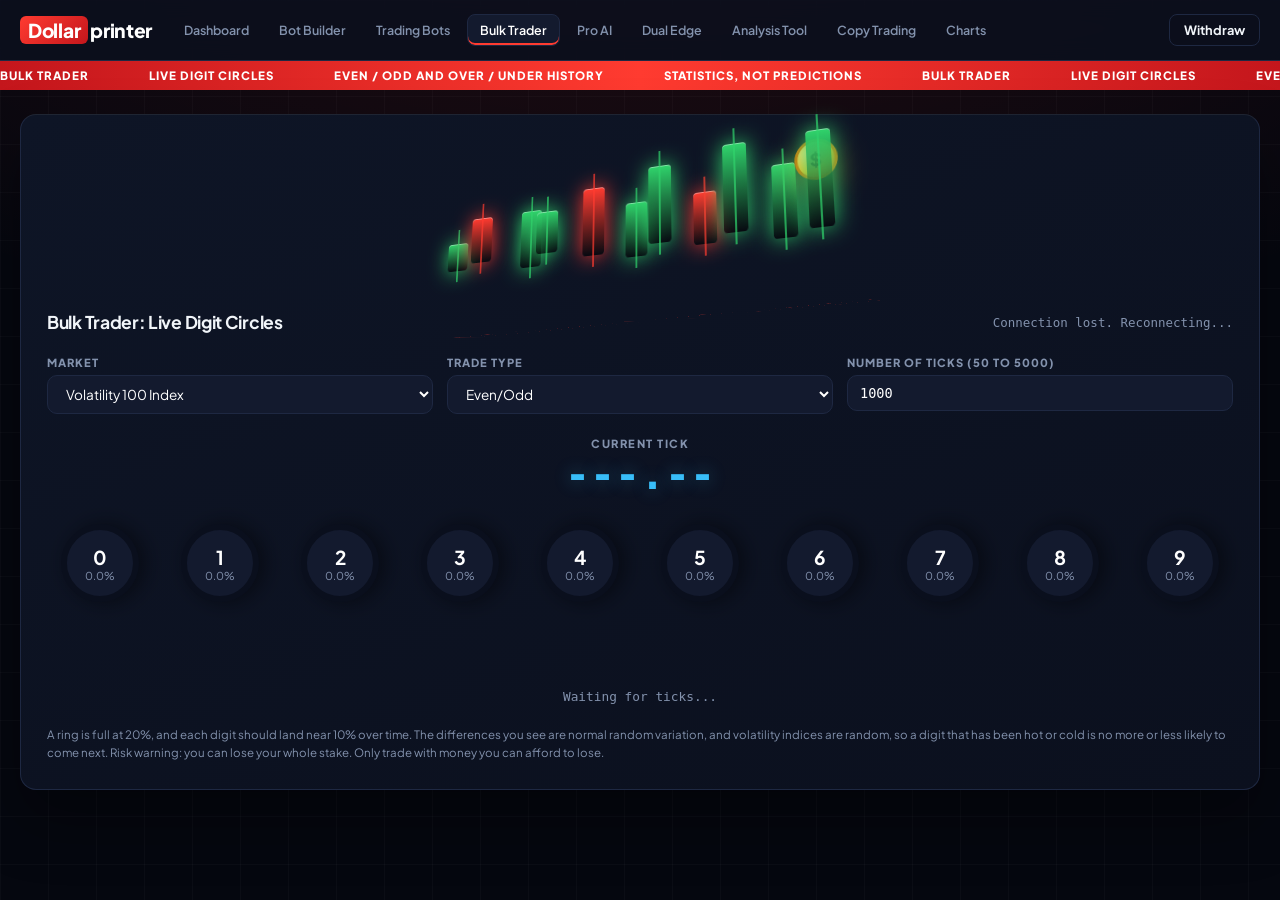
<file: bulk-trader.html>
<!DOCTYPE html>
<html lang="en">
<head>
  <meta charset="UTF-8" />
  <meta name="viewport" content="width=device-width, initial-scale=1.0" />
  <title>TradersKit — Bulk Trader</title>
  <link rel="stylesheet" href="style.css" />
  <link href="https://fonts.googleapis.com/css2?family=Plus+Jakarta+Sans:wght@400;500;600;700;800&display=swap" rel="stylesheet">
  <style>
    .field-label { display: block; font-size: 0.7rem; font-weight: 800; letter-spacing: 1px; color: var(--text-muted); margin-bottom: 6px; text-transform: uppercase; }
    .settings-grid { display: grid; grid-template-columns: repeat(auto-fit, minmax(200px, 1fr)); gap: 14px; margin-bottom: 22px; }
    .settings-grid .select-box, .settings-grid .token-input-sm { width: 100%; }

    .big-tick { text-align: center; margin: 6px 0 22px; }
    .big-tick small { display: block; font-size: 0.7rem; font-weight: 800; letter-spacing: 1.5px; color: var(--text-muted); }
    .big-tick strong {
      font-family: var(--mono); font-size: 2.6rem; font-weight: 800; color: var(--cyan);
      text-shadow: 0 0 18px rgba(56, 189, 248, 0.45);
    }

    .circles { display: grid; grid-template-columns: repeat(auto-fit, minmax(84px, 1fr)); gap: 14px; margin-bottom: 24px; perspective: 1000px; }
    .circle-item { display: flex; flex-direction: column; align-items: center; gap: 8px; position: relative; padding-bottom: 14px; }
    .ring-wrap { position: relative; width: 84px; height: 84px; transition: transform 0.2s; }
    .ring-wrap svg { width: 84px; height: 84px; transform: rotate(-90deg); filter: drop-shadow(0 6px 10px rgba(0, 0, 0, 0.45)); }
    .ring-bg { fill: var(--bg-element); stroke: #0a0f1d; stroke-width: 6; }
    .ring-fg { fill: none; stroke: var(--blue); stroke-width: 6; stroke-linecap: round; transition: stroke-dashoffset 0.3s, stroke 0.3s; }
    .ring-fg.hot { stroke: var(--green); }
    .ring-fg.cold { stroke: var(--red); }
    .ring-text { position: absolute; inset: 0; display: flex; flex-direction: column; align-items: center; justify-content: center; font-family: var(--mono); }
    .ring-text b { font-size: 1.2rem; color: #fff; }
    .ring-text span { font-size: 0.68rem; color: var(--text-muted); }
    .circle-item.current .ring-wrap { transform: scale(1.1); }
    .circle-item.current::after {
      content: "";
      position: absolute; bottom: 0; left: 50%; transform: translateX(-50%);
      border-left: 7px solid transparent; border-right: 7px solid transparent; border-bottom: 10px solid var(--red);
    }

    .strip { display: flex; flex-wrap: wrap; gap: 8px; justify-content: center; margin-bottom: 10px; min-height: 36px; }
    .strip-box {
      width: 36px; height: 36px; display: flex; align-items: center; justify-content: center;
      border-radius: 9px; font-family: var(--mono); font-weight: 800; font-size: 0.9rem; color: #04210f;
      background: linear-gradient(135deg, #3be07f, var(--green));
      box-shadow: 0 4px 10px rgba(0, 0, 0, 0.4), inset 0 1px 0 rgba(255, 255, 255, 0.35);
    }
    .strip-box.alt { background: linear-gradient(135deg, var(--red), var(--red-deep)); color: #fff; }
    .strip-box.mid { background: var(--bg-element); color: var(--text-muted); border: 1px solid var(--border); box-shadow: none; }
    .strip-summary { text-align: center; font-size: 0.8rem; color: var(--text-muted); font-family: var(--mono); }
  </style>
</head>
<body class="dash-body">

  <header class="dash-top-header">
    <div class="dash-header-left">
      <button class="menu-btn" id="menu-toggle-btn">☰</button>
      <div class="brand-logo-text" onclick="window.location.href='dashboard.html'">
        <span class="logo-box-red">Dollar</span><span class="logo-text-white">printer</span>
      </div>
    </div>
    <nav class="dash-nav-tabs" id="nav-tabs-container">
      <button class="nav-tab" onclick="window.location.href='dashboard.html'">Dashboard</button>
      <button class="nav-tab" onclick="window.location.href='bot-builder.html'">Bot Builder</button>
      <button class="nav-tab" onclick="window.location.href='trading-bots.html'">Trading Bots</button>
      <button class="nav-tab active" onclick="window.location.href='bulk-trader.html'">Bulk Trader</button>
      <button class="nav-tab" onclick="window.location.href='pro-ai.html'">Pro AI</button>
      <button class="nav-tab" onclick="window.location.href='dual-edge.html'">Dual Edge</button>
      <button class="nav-tab" onclick="window.location.href='analysis-tool.html'">Analysis Tool</button>
      <button class="nav-tab" onclick="window.location.href='copy-trading.html'">Copy Trading</button>
      <button class="nav-tab" onclick="window.location.href='charts.html'">Charts</button>
    </nav>
    <div class="dash-header-right">
      <button class="btn-withdraw" onclick="window.location.href='https://app.deriv.com/cashier'">Withdraw</button>
    </div>
  </header>

  <div class="red-announcement-ticker">
    <div class="marquee">
      <div class="marquee-track">
        <span>BULK TRADER</span>
        <span>LIVE DIGIT CIRCLES</span>
        <span>EVEN / ODD AND OVER / UNDER HISTORY</span>
        <span>STATISTICS, NOT PREDICTIONS</span>
        <span>BULK TRADER</span>
        <span>LIVE DIGIT CIRCLES</span>
        <span>EVEN / ODD AND OVER / UNDER HISTORY</span>
        <span>STATISTICS, NOT PREDICTIONS</span>
      </div>
    </div>
  </div>

  <main class="workspace-container">
    <section class="terminal-card-container">

      <div class="trade-scene" style="height: 150px; max-width: 480px; margin-bottom: 10px;" aria-hidden="true">
        <div class="trade-stage">
          <div class="trade-floor"></div>
          <div class="candle"     style="--i:0; --h:30px; --z:0px;"></div>
          <div class="candle red" style="--i:1; --h:48px; --z:20px;"></div>
          <div class="candle"     style="--i:2; --h:62px; --z:-15px;"></div>
          <div class="candle"     style="--i:3; --h:44px; --z:25px;"></div>
          <div class="candle red" style="--i:4; --h:72px; --z:0px;"></div>
          <div class="candle"     style="--i:5; --h:58px; --z:-20px;"></div>
          <div class="candle"     style="--i:6; --h:80px; --z:15px;"></div>
          <div class="candle red" style="--i:7; --h:54px; --z:-5px;"></div>
          <div class="candle"     style="--i:8; --h:90px; --z:20px;"></div>
          <div class="candle"     style="--i:9; --h:76px; --z:-15px;"></div>
          <div class="candle"     style="--i:10; --h:98px; --z:5px;"></div>
          <div class="coin" style="width: 42px; height: 42px; font-size: 1.1rem; border-width: 3px;">$</div>
        </div>
      </div>

      <div class="terminal-top-row">
        <h2>Bulk Trader: Live Digit Circles</h2>
        <span id="bt-status" style="font-size: 0.78rem; color: var(--text-muted); font-family: var(--mono);">Connecting...</span>
      </div>

      <!-- Settings -->
      <div class="settings-grid">
        <div>
          <label class="field-label" for="bt-market">Market</label>
          <select id="bt-market" class="select-box">
            <option value="R_100">Volatility 100 Index</option>
            <option value="1HZ100V">Volatility 100 (1s) Index</option>
            <option value="R_75">Volatility 75 Index</option>
            <option value="R_50">Volatility 50 Index</option>
            <option value="R_25">Volatility 25 Index</option>
            <option value="R_10">Volatility 10 Index</option>
          </select>
        </div>
        <div>
          <label class="field-label" for="bt-type">Trade type</label>
          <select id="bt-type" class="select-box">
            <option value="evenodd">Even/Odd</option>
            <option value="overunder">Over/Under</option>
          </select>
        </div>
        <div id="bt-barrier-wrap" style="display: none;">
          <label class="field-label" for="bt-barrier">Barrier digit</label>
          <select id="bt-barrier" class="select-box">
            <option>0</option><option>1</option><option>2</option><option>3</option><option>4</option>
            <option selected>5</option><option>6</option><option>7</option><option>8</option><option>9</option>
          </select>
        </div>
        <div>
          <label class="field-label" for="bt-ticks">Number of ticks (50 to 5000)</label>
          <input type="number" id="bt-ticks" value="1000" min="50" max="5000" step="50" class="token-input-sm" />
        </div>
      </div>

      <!-- Current tick -->
      <div class="big-tick">
        <small>CURRENT TICK</small>
        <strong id="bt-quote">---.--</strong>
      </div>

      <!-- Digit circles -->
      <div class="circles" id="bt-circles"></div>

      <!-- History strip -->
      <div class="strip" id="bt-strip"></div>
      <div class="strip-summary" id="bt-summary">Waiting for ticks...</div>

      <p style="margin-top: 22px; font-size: 0.72rem; line-height: 1.6; color: var(--text-muted);">
        A ring is full at 20%, and each digit should land near 10% over time. The differences you see are normal random variation, and volatility indices are random, so a digit that has been hot or cold is no more or less likely to come next. Risk warning: you can lose your whole stake. Only trade with money you can afford to lose.
      </p>
    </section>
  </main>

  <script>
    // ---------- Mobile hamburger menu toggle ----------
    const menuToggle = document.getElementById("menu-toggle-btn");
    const navTabs = document.getElementById("nav-tabs-container");
    if (menuToggle && navTabs) {
      menuToggle.addEventListener("click", () => navTabs.classList.toggle("mobile-open"));
    }

    // ---------- Digit circles ----------
    const APP_ID = 1089;
    const RING_R = 36;
    const RING_C = 2 * Math.PI * RING_R; // ring length
    const STRIP_LENGTH = 20;

    let socket;
    let symbol = document.getElementById("bt-market").value;
    let pip = 2;
    let digits = [];

    // Build the ten circles once
    const circlesEl = document.getElementById("bt-circles");
    for (let d = 0; d <= 9; d++) {
      circlesEl.innerHTML +=
        '<div class="circle-item" id="ci-' + d + '">' +
          '<div class="ring-wrap">' +
            '<svg viewBox="0 0 84 84">' +
              '<circle class="ring-bg" cx="42" cy="42" r="' + RING_R + '"></circle>' +
              '<circle class="ring-fg" id="rf-' + d + '" cx="42" cy="42" r="' + RING_R + '" stroke-dasharray="' + RING_C + '" stroke-dashoffset="' + RING_C + '"></circle>' +
            '</svg>' +
            '<div class="ring-text"><b>' + d + '</b><span id="rp-' + d + '">0.0%</span></div>' +
          '</div>' +
        '</div>';
    }

    function tickCount() {
      const n = parseInt(document.getElementById("bt-ticks").value, 10);
      if (!n) return 1000;
      return Math.min(5000, Math.max(50, n));
    }

    function digitOf(price) { return parseInt(Number(price).toFixed(pip).slice(-1), 10); }

    function render() {
      const n = digits.length;
      if (!n) return;

      const counts = Array(10).fill(0);
      digits.forEach(d => counts[d]++);
      const maxC = Math.max(...counts);
      const minC = Math.min(...counts);
      const latest = digits[n - 1];

      for (let d = 0; d <= 9; d++) {
        const pct = (counts[d] / n) * 100;
        const fg = document.getElementById("rf-" + d);
        fg.style.strokeDashoffset = RING_C * (1 - Math.min(pct / 20, 1));
        fg.classList.toggle("hot", counts[d] === maxC);
        fg.classList.toggle("cold", counts[d] === minC && minC !== maxC);
        document.getElementById("rp-" + d).textContent = pct.toFixed(2) + "%";
        document.getElementById("ci-" + d).classList.toggle("current", d === latest);
      }

      renderStrip();
      document.getElementById("bt-status").textContent = "Analysing " + n + " ticks";
    }

    function renderStrip() {
      const type = document.getElementById("bt-type").value;
      const barrier = parseInt(document.getElementById("bt-barrier").value, 10);
      const recent = digits.slice(-STRIP_LENGTH);
      let html = "";

      recent.forEach(d => {
        if (type === "evenodd") {
          html += d % 2 === 0
            ? '<div class="strip-box">E</div>'
            : '<div class="strip-box alt">O</div>';
        } else {
          if (d > barrier) html += '<div class="strip-box">O</div>';
          else if (d < barrier) html += '<div class="strip-box alt">U</div>';
          else html += '<div class="strip-box mid">=</div>';
        }
      });
      document.getElementById("bt-strip").innerHTML = html;

      // Summary over all analysed ticks
      const n = digits.length;
      let summary;
      if (type === "evenodd") {
        const even = digits.filter(d => d % 2 === 0).length;
        summary = "Even " + ((even / n) * 100).toFixed(1) + "%  |  Odd " + (((n - even) / n) * 100).toFixed(1) + "%";
      } else {
        const over = digits.filter(d => d > barrier).length;
        const under = digits.filter(d => d < barrier).length;
        const equal = n - over - under;
        summary = "Over " + barrier + ": " + ((over / n) * 100).toFixed(1) + "%  |  Under " + barrier + ": " + ((under / n) * 100).toFixed(1) + "%  |  Equal: " + ((equal / n) * 100).toFixed(1) + "%";
      }
      document.getElementById("bt-summary").textContent = summary;
    }

    function reset() {
      digits = [];
      document.getElementById("bt-quote").textContent = "---.--";
      document.getElementById("bt-status").textContent = "Loading ticks...";
      document.getElementById("bt-strip").innerHTML = "";
      document.getElementById("bt-summary").textContent = "Waiting for ticks...";
      for (let d = 0; d <= 9; d++) {
        document.getElementById("rf-" + d).style.strokeDashoffset = RING_C;
        document.getElementById("rp-" + d).textContent = "0.0%";
        document.getElementById("ci-" + d).classList.remove("current");
      }
    }

    function subscribe() {
      socket.send(JSON.stringify({ forget_all: "ticks" }));
      socket.send(JSON.stringify({
        ticks_history: symbol,
        count: tickCount(),
        end: "latest",
        style: "ticks",
        subscribe: 1
      }));
    }

    function connect() {
      socket = new WebSocket("wss://ws.derivws.com/websockets/v3?app_id=" + APP_ID);

      socket.onopen = () => { reset(); subscribe(); };

      socket.onmessage = (event) => {
        const data = JSON.parse(event.data);
        if (data.error) {
          document.getElementById("bt-status").textContent = "Error: " + data.error.message;
          return;
        }

        if (data.msg_type === "history" && data.echo_req.ticks_history === symbol) {
          pip = data.pip_size || 2;
          digits = data.history.prices.map(digitOf);
          const prices = data.history.prices;
          document.getElementById("bt-quote").textContent = Number(prices[prices.length - 1]).toFixed(pip);
          render();
        }

        if (data.msg_type === "tick" && data.tick.symbol === symbol) {
          pip = data.tick.pip_size || pip;
          digits.push(digitOf(data.tick.quote));
          while (digits.length > tickCount()) digits.shift();
          document.getElementById("bt-quote").textContent = Number(data.tick.quote).toFixed(pip);
          render();
        }
      };

      socket.onclose = () => {
        document.getElementById("bt-status").textContent = "Connection lost. Reconnecting...";
        setTimeout(connect, 3000);
      };
    }

    function restart() {
      reset();
      if (socket && socket.readyState === WebSocket.OPEN) subscribe();
    }

    document.getElementById("bt-market").addEventListener("change", (e) => { symbol = e.target.value; restart(); });
    document.getElementById("bt-ticks").addEventListener("change", restart);

    document.getElementById("bt-type").addEventListener("change", (e) => {
      document.getElementById("bt-barrier-wrap").style.display = e.target.value === "overunder" ? "block" : "none";
      renderStrip();
    });
    document.getElementById("bt-barrier").addEventListener("change", renderStrip);

    connect();
  </script>
</body>
</html>
</file>
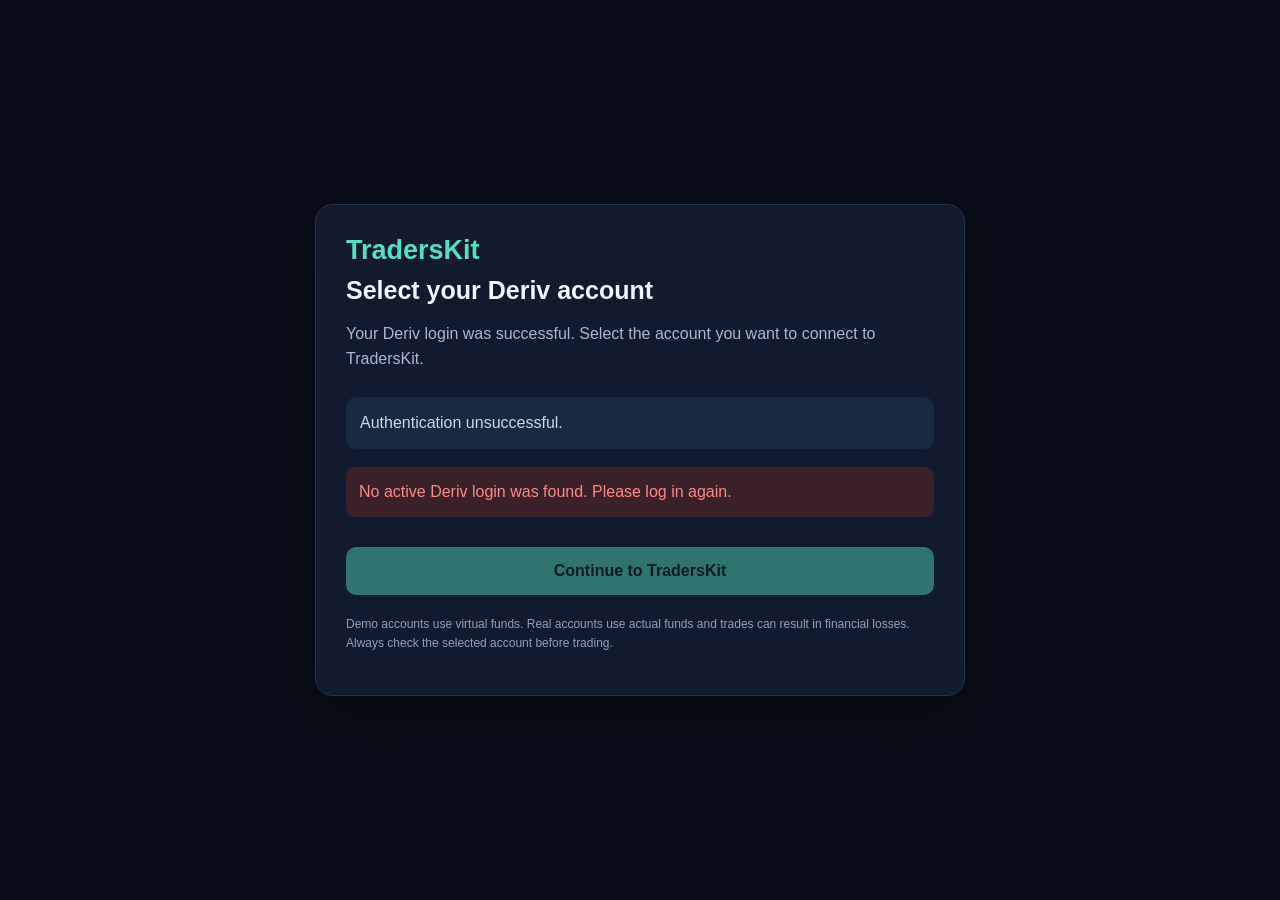
<file: callback.html>
<!DOCTYPE html>
<html lang="en">
<head>
  <meta charset="UTF-8">
  <meta name="viewport" content="width=device-width, initial-scale=1.0">
  <title>TradersKit — Select Deriv Account</title>
  <style>
    * {
      box-sizing: border-box;
    }

    body {
      margin: 0;
      min-height: 100vh;
      padding: 30px 16px;
      display: flex;
      align-items: center;
      justify-content: center;
      background: #080d19;
      color: #f4f7ff;
      font-family: Arial, sans-serif;
    }

    .container {
      width: 100%;
      max-width: 650px;
      padding: 30px;
      border: 1px solid #25334d;
      border-radius: 18px;
      background: #111b2d;
      box-shadow: 0 20px 60px rgba(0,0,0,.35);
    }

    .brand {
      color: #54e0bd;
      font-size: 27px;
      font-weight: 800;
      margin-bottom: 10px;
    }

    h1 {
      margin: 10px 0;
      font-size: 25px;
    }

    .description {
      color: #aab8cf;
      line-height: 1.6;
      margin-bottom: 25px;
    }

    .status {
      padding: 14px;
      margin-bottom: 18px;
      border-radius: 10px;
      background: #192940;
      color: #cbd7e9;
      line-height: 1.5;
    }

    .account {
      display: flex;
      align-items: center;
      justify-content: space-between;
      gap: 15px;
      padding: 17px;
      margin-bottom: 12px;
      border: 1px solid #30435f;
      border-radius: 12px;
      background: #17243a;
      cursor: pointer;
    }

    .account.selected {
      border-color: #54e0bd;
      background: #17352f;
    }

    .account input {
      accent-color: #54e0bd;
      width: 18px;
      height: 18px;
    }

    .account-name {
      font-weight: bold;
      margin-bottom: 7px;
    }

    .account-type {
      font-size: 12px;
      color: #aab8cf;
      text-transform: uppercase;
    }

    .balance {
      text-align: right;
      font-weight: bold;
    }

    .account-id {
      color: #8fa1ba;
      font-size: 11px;
      margin-top: 5px;
    }

    button {
      width: 100%;
      border: 0;
      padding: 15px;
      border-radius: 10px;
      background: #54e0bd;
      color: #071b17;
      font-size: 16px;
      font-weight: bold;
      cursor: pointer;
      margin-top: 15px;
    }

    button:disabled {
      opacity: .45;
      cursor: not-allowed;
    }

    .error {
      color: #ff8888;
      background: #3a2029;
      padding: 13px;
      border-radius: 9px;
      display: none;
      margin: 15px 0;
      line-height: 1.5;
    }

    .loading {
      color: #54e0bd;
      text-align: center;
      padding: 20px 0;
    }

    .note {
      margin-top: 20px;
      font-size: 12px;
      color: #8fa1ba;
      line-height: 1.6;
    }

    @media (max-width: 480px) {
      .container {
        padding: 20px;
      }

      .account {
        align-items: flex-start;
      }

      .balance {
        font-size: 13px;
      }
    }
  </style>
</head>

<body>

  <main class="container">
    <div class="brand">TradersKit</div>

    <h1>Select your Deriv account</h1>

    <p class="description">
      Your Deriv login was successful. Select the account you want
      to connect to TradersKit.
    </p>

    <div id="status" class="status">
      Checking your Deriv authentication...
    </div>

    <div id="loading" class="loading">
      Loading your accounts...
    </div>

    <div id="error" class="error"></div>

    <div id="accounts"></div>

    <button id="continueBtn" disabled>
      Continue to TradersKit
    </button>

    <p class="note">
      Demo accounts use virtual funds. Real accounts use actual funds
      and trades can result in financial losses. Always check the
      selected account before trading.
    </p>
  </main>

  <script src="deriv-auth.js"></script>

  <script>
    "use strict";

    const statusElement = document.getElementById("status");
    const loadingElement = document.getElementById("loading");
    const accountsElement = document.getElementById("accounts");
    const errorElement = document.getElementById("error");
    const continueBtn = document.getElementById("continueBtn");

    let availableAccounts = [];
    let selectedAccountId = null;

    function showError(message) {
      errorElement.textContent = message;
      errorElement.style.display = "block";
    }

    function normalizeAccountType(account) {
      const type = String(
        account.account_type ||
        account.type ||
        ""
      ).toLowerCase();

      if (type.includes("demo")) return "demo";
      if (type.includes("real")) return "real";

      return type || "unknown";
    }

    function formatBalance(account) {
      const balance = Number(account.balance || 0);
      const currency = account.currency || "";

      return balance.toLocaleString(undefined, {
        minimumFractionDigits: 2,
        maximumFractionDigits: 2
      }) + " " + currency;
    }

    function renderAccounts(accounts) {
      accountsElement.innerHTML = "";

      if (!accounts.length) {
        showError(
          "No Options trading accounts were returned by Deriv. " +
          "Please check that your Deriv account has an Options account."
        );
        return;
      }

      const savedAccount = DerivAuth.getSelectedAccount();

      accounts.forEach(function (account, index) {
        const accountId = account.account_id;

        if (!accountId) return;

        const type = normalizeAccountType(account);

        const label = document.createElement("label");
        label.className = "account";

        const left = document.createElement("div");

        const name = document.createElement("div");
        name.className = "account-name";
        name.textContent =
          type === "demo" ? "Demo Account" :
          type === "real" ? "Real Account" :
          "Options Account";

        const typeText = document.createElement("div");
        typeText.className = "account-type";
        typeText.textContent = type.toUpperCase();

        const idText = document.createElement("div");
        idText.className = "account-id";
        idText.textContent = "Account ID: " + accountId;

        left.appendChild(name);
        left.appendChild(typeText);
        left.appendChild(idText);

        const right = document.createElement("div");
        right.className = "balance";
        right.textContent = formatBalance(account);

        const radio = document.createElement("input");
        radio.type = "radio";
        radio.name = "derivAccount";
        radio.value = accountId;

        if (
          (savedAccount && savedAccount === accountId) ||
          (!savedAccount && index === 0)
        ) {
          radio.checked = true;
          selectedAccountId = accountId;
          label.classList.add("selected");
        }

        radio.addEventListener("change", function () {
          selectedAccountId = accountId;

          document.querySelectorAll(".account").forEach(function (item) {
            item.classList.remove("selected");
          });

          label.classList.add("selected");
          continueBtn.disabled = false;
        });

        label.appendChild(left);
        label.appendChild(right);
        label.appendChild(radio);

        accountsElement.appendChild(label);
      });

      if (selectedAccountId) {
        continueBtn.disabled = false;
      }
    }

    async function initialize() {
      try {
        const params = new URLSearchParams(window.location.search);

        const code = params.get("code");
        const returnedState = params.get("state");
        const oauthError = params.get("error");

        const pkce = DerivAuth.readPkce();

        // Remove OAuth parameters from the address bar.
        window.history.replaceState(
          {},
          document.title,
          window.location.pathname
        );

        if (oauthError) {
          throw new Error(
            params.get("error_description") ||
            oauthError
          );
        }

        if (code) {
          if (
            !pkce.verifier ||
            !pkce.state ||
            returnedState !== pkce.state
          ) {
            throw new Error(
              "OAuth security validation failed. Please log in again."
            );
          }

          statusElement.textContent =
            "Completing secure Deriv authentication...";

          const response = await fetch("/api/token", {
            method: "POST",
            headers: {
              "Content-Type": "application/json"
            },
            body: JSON.stringify({
              client_id: DerivAuth.CLIENT_ID,
              code: code,
              code_verifier: pkce.verifier,
              redirect_uri: DerivAuth.REDIRECT_URI
            })
          });

          const tokenData = await response.json();

          if (!response.ok) {
            throw new Error(
              tokenData.error_description ||
              "Could not complete Deriv login."
            );
          }

          DerivAuth.saveToken(
            tokenData.access_token,
            tokenData.expires_in
          );

          DerivAuth.clearPkce();

        } else if (!DerivAuth.isLoggedIn()) {
          throw new Error(
            "No active Deriv login was found. Please log in again."
          );
        }

        statusElement.textContent =
          "Authentication successful. Choose an account.";

        const accounts = await DerivAuth.getAccounts();

        availableAccounts = accounts.filter(function (account) {
          return !!account.account_id;
        });

        loadingElement.style.display = "none";

        renderAccounts(availableAccounts);

      } catch (error) {
        loadingElement.style.display = "none";
        statusElement.textContent = "Authentication unsuccessful.";

        showError(error.message);

        continueBtn.disabled = true;

        console.error("Account selection error:", error);
      }
    }

    continueBtn.addEventListener("click", function () {
      if (!selectedAccountId) {
        showError("Please select an account first.");
        return;
      }

      const selectedAccount = availableAccounts.find(function (account) {
        return account.account_id === selectedAccountId;
      });

      if (!selectedAccount) {
        showError("The selected account could not be found.");
        return;
      }

      DerivAuth.setSelectedAccount(selectedAccountId);

      continueBtn.disabled = true;
      continueBtn.textContent = "Opening TradersKit...";

      window.location.assign("dashboard.html");
    });

    initialize();
  </script>

</body>
</html>
</file>
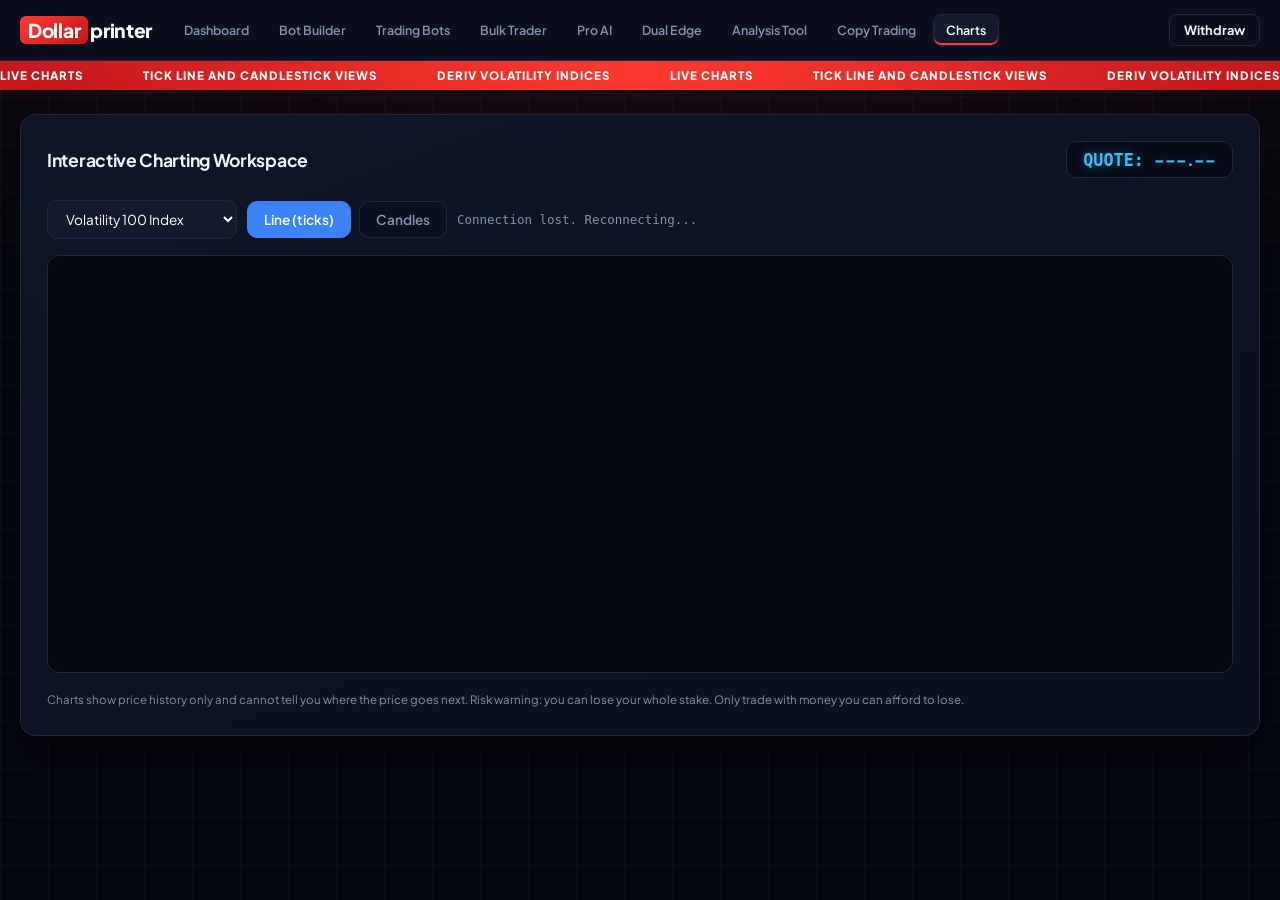
<file: charts.html>
<!DOCTYPE html>
<html lang="en">
<head>
  <meta charset="UTF-8" />
  <meta name="viewport" content="width=device-width, initial-scale=1.0" />
  <title>TradersKit — Live Charts</title>
  <link rel="stylesheet" href="style.css" />
  <link href="https://fonts.googleapis.com/css2?family=Plus+Jakarta+Sans:wght@400;500;600;700;800&display=swap" rel="stylesheet">
</head>
<body class="dash-body">

  <header class="dash-top-header">
    <div class="dash-header-left">
      <button class="menu-btn" id="menu-toggle-btn">☰</button>
      <div class="brand-logo-text" onclick="window.location.href='dashboard.html'">
        <span class="logo-box-red">Dollar</span><span class="logo-text-white">printer</span>
      </div>
    </div>
    <nav class="dash-nav-tabs" id="nav-tabs-container">
      <button class="nav-tab" onclick="window.location.href='dashboard.html'">Dashboard</button>
      <button class="nav-tab" onclick="window.location.href='bot-builder.html'">Bot Builder</button>
      <button class="nav-tab" onclick="window.location.href='trading-bots.html'">Trading Bots</button>
      <button class="nav-tab" onclick="window.location.href='bulk-trader.html'">Bulk Trader</button>
      <button class="nav-tab" onclick="window.location.href='pro-ai.html'">Pro AI</button>
      <button class="nav-tab" onclick="window.location.href='dual-edge.html'">Dual Edge</button>
      <button class="nav-tab" onclick="window.location.href='analysis-tool.html'">Analysis Tool</button>
      <button class="nav-tab" onclick="window.location.href='copy-trading.html'">Copy Trading</button>
      <button class="nav-tab active" onclick="window.location.href='charts.html'">Charts</button>
    </nav>
    <div class="dash-header-right">
      <button class="btn-withdraw" onclick="window.location.href='https://app.deriv.com/cashier'">Withdraw</button>
    </div>
  </header>

  <div class="red-announcement-ticker">
    <div class="marquee">
      <div class="marquee-track">
        <span>LIVE CHARTS</span>
        <span>TICK LINE AND CANDLESTICK VIEWS</span>
        <span>DERIV VOLATILITY INDICES</span>
        <span>LIVE CHARTS</span>
        <span>TICK LINE AND CANDLESTICK VIEWS</span>
        <span>DERIV VOLATILITY INDICES</span>
      </div>
    </div>
  </div>

  <main class="workspace-container">
    <section class="terminal-card-container">

      <div class="terminal-top-row">
        <h2>Interactive Charting Workspace</h2>
        <div class="live-quote-box">QUOTE: <span id="ch-quote">---.--</span></div>
      </div>

      <!-- Controls -->
      <div style="display: flex; gap: 10px; align-items: center; flex-wrap: wrap; margin-bottom: 16px;">
        <select id="ch-market" class="select-box">
          <option value="R_100">Volatility 100 Index</option>
          <option value="1HZ100V">Volatility 100 (1s) Index</option>
          <option value="R_75">Volatility 75 Index</option>
          <option value="R_50">Volatility 50 Index</option>
          <option value="R_25">Volatility 25 Index</option>
          <option value="R_10">Volatility 10 Index</option>
        </select>

        <div class="action-pills-group">
          <button class="action-pill active" id="mode-line">Line (ticks)</button>
          <button class="action-pill" id="mode-candle">Candles</button>
        </div>

        <select id="ch-gran" class="select-box" style="display: none;">
          <option value="60">1 minute</option>
          <option value="300">5 minutes</option>
          <option value="900">15 minutes</option>
        </select>

        <span id="ch-status" style="font-size: 0.78rem; color: var(--text-muted); font-family: var(--mono);">Connecting...</span>
      </div>

      <!-- Chart -->
      <div style="background: #05080f; border: 1px solid var(--border); border-radius: 12px; padding: 8px;">
        <canvas id="chart" style="width: 100%; height: 400px; display: block;"></canvas>
      </div>

      <p style="margin-top: 18px; font-size: 0.72rem; line-height: 1.6; color: var(--text-muted);">
        Charts show price history only and cannot tell you where the price goes next. Risk warning: you can lose your whole stake. Only trade with money you can afford to lose.
      </p>
    </section>
  </main>

  <script>
    // ---------- Mobile hamburger menu toggle ----------
    const menuToggle = document.getElementById("menu-toggle-btn");
    const navTabs = document.getElementById("nav-tabs-container");
    if (menuToggle && navTabs) {
      menuToggle.addEventListener("click", () => navTabs.classList.toggle("mobile-open"));
    }

    // ---------- Chart ----------
    const APP_ID = 1089;
    const GREEN = "#2fd36b";
    const RED = "#ff3b30";
    const CYAN = "#38bdf8";

    let socket;
    let symbol = document.getElementById("ch-market").value;
    let mode = "line";                       // "line" or "candle"
    let gran = 60;
    let pip = 2;
    let tickPrices = [];
    let candles = [];

    const canvas = document.getElementById("chart");
    const ctx = canvas.getContext("2d");

    function decimals(n) {
      const s = String(n);
      return s.includes(".") ? s.split(".")[1].length : 0;
    }

    function setStatus(text) { document.getElementById("ch-status").textContent = text; }

    function lastPrice() {
      if (mode === "line") return tickPrices.length ? tickPrices[tickPrices.length - 1] : null;
      return candles.length ? candles[candles.length - 1].close : null;
    }

    function showQuote() {
      const p = lastPrice();
      document.getElementById("ch-quote").textContent = p === null ? "---.--" : p.toFixed(pip);
    }

    // ----- Drawing -----
    function draw() {
      const dpr = window.devicePixelRatio || 1;
      const w = canvas.clientWidth;
      const h = canvas.clientHeight;
      canvas.width = w * dpr;
      canvas.height = h * dpr;
      ctx.setTransform(dpr, 0, 0, dpr, 0, 0);
      ctx.clearRect(0, 0, w, h);

      const hasData = mode === "line" ? tickPrices.length > 1 : candles.length > 0;
      if (!hasData) return;

      const padL = 10, padR = 70, padT = 14, padB = 14;
      const pw = w - padL - padR;
      const ph = h - padT - padB;

      // Price range
      let min, max;
      if (mode === "line") {
        min = Math.min(...tickPrices);
        max = Math.max(...tickPrices);
      } else {
        min = Math.min(...candles.map(c => c.low));
        max = Math.max(...candles.map(c => c.high));
      }
      if (max === min) { max += 1; min -= 1; }
      const margin = (max - min) * 0.08;
      min -= margin;
      max += margin;
      const y = v => padT + ((max - v) / (max - min)) * ph;

      // Grid and price labels
      ctx.font = "11px monospace";
      ctx.textBaseline = "middle";
      for (let i = 0; i <= 5; i++) {
        const v = min + ((max - min) * i) / 5;
        const gy = y(v);
        ctx.strokeStyle = "rgba(255,255,255,0.06)";
        ctx.beginPath();
        ctx.moveTo(padL, gy);
        ctx.lineTo(padL + pw, gy);
        ctx.stroke();
        ctx.fillStyle = "#8392ad";
        ctx.fillText(v.toFixed(pip), padL + pw + 8, gy);
      }

      if (mode === "line") {
        const n = tickPrices.length;
        const x = i => padL + (i / (n - 1)) * pw;

        // Fill under the line
        const grad = ctx.createLinearGradient(0, padT, 0, padT + ph);
        grad.addColorStop(0, "rgba(56,189,248,0.25)");
        grad.addColorStop(1, "rgba(56,189,248,0)");
        ctx.beginPath();
        ctx.moveTo(x(0), y(tickPrices[0]));
        for (let i = 1; i < n; i++) ctx.lineTo(x(i), y(tickPrices[i]));
        ctx.lineTo(x(n - 1), padT + ph);
        ctx.lineTo(x(0), padT + ph);
        ctx.closePath();
        ctx.fillStyle = grad;
        ctx.fill();

        // The line
        ctx.beginPath();
        ctx.moveTo(x(0), y(tickPrices[0]));
        for (let i = 1; i < n; i++) ctx.lineTo(x(i), y(tickPrices[i]));
        ctx.strokeStyle = CYAN;
        ctx.lineWidth = 2;
        ctx.stroke();
      } else {
        const n = candles.length;
        const slot = pw / n;
        const bodyW = Math.max(2, slot * 0.6);
        candles.forEach((c, i) => {
          const cx = padL + slot * i + slot / 2;
          const color = c.close >= c.open ? GREEN : RED;
          ctx.strokeStyle = color;
          ctx.fillStyle = color;
          ctx.lineWidth = 1;
          ctx.beginPath();
          ctx.moveTo(cx, y(c.high));
          ctx.lineTo(cx, y(c.low));
          ctx.stroke();
          const top = y(Math.max(c.open, c.close));
          const bottom = y(Math.min(c.open, c.close));
          ctx.fillRect(cx - bodyW / 2, top, bodyW, Math.max(1, bottom - top));
        });
      }

      // Last price line and tag
      const last = lastPrice();
      const ly = y(last);
      ctx.setLineDash([4, 4]);
      ctx.strokeStyle = "rgba(255,255,255,0.35)";
      ctx.beginPath();
      ctx.moveTo(padL, ly);
      ctx.lineTo(padL + pw, ly);
      ctx.stroke();
      ctx.setLineDash([]);
      ctx.fillStyle = CYAN;
      ctx.fillRect(padL + pw + 2, ly - 9, padR - 4, 18);
      ctx.fillStyle = "#04121c";
      ctx.fillText(last.toFixed(pip), padL + pw + 8, ly);
    }

    // ----- Data -----
    function clearData() {
      tickPrices = [];
      candles = [];
      showQuote();
      draw();
    }

    function subscribe() {
      socket.send(JSON.stringify({ forget_all: ["ticks", "candles"] }));
      const req = { ticks_history: symbol, end: "latest", subscribe: 1 };
      if (mode === "line") {
        req.count = 150;
        req.style = "ticks";
      } else {
        req.count = 80;
        req.style = "candles";
        req.granularity = gran;
      }
      socket.send(JSON.stringify(req));
      setStatus("Loading...");
    }

    function connect() {
      socket = new WebSocket("wss://ws.derivws.com/websockets/v3?app_id=" + APP_ID);

      socket.onopen = () => { clearData(); subscribe(); };

      socket.onmessage = (event) => {
        const data = JSON.parse(event.data);
        if (data.error) {
          setStatus("Error: " + data.error.message);
          return;
        }

        // Tick history (line mode)
        if (data.msg_type === "history" && mode === "line" && data.echo_req.ticks_history === symbol) {
          pip = data.pip_size || 2;
          tickPrices = data.history.prices.map(Number);
          setStatus("Live: last " + tickPrices.length + " ticks");
        }

        // New tick (line mode)
        if (data.msg_type === "tick" && mode === "line" && data.tick.symbol === symbol) {
          pip = data.tick.pip_size || pip;
          tickPrices.push(Number(data.tick.quote));
          if (tickPrices.length > 150) tickPrices.shift();
        }

        // Candle history (candle mode)
        if (data.msg_type === "candles" && mode === "candle" && data.echo_req.ticks_history === symbol) {
          candles = data.candles.map(c => ({
            open: Number(c.open), high: Number(c.high), low: Number(c.low), close: Number(c.close), epoch: Number(c.epoch)
          }));
          pip = data.pip_size || Math.max(...candles.slice(-10).map(c => decimals(c.close)), 2);
          setStatus("Live: " + candles.length + " candles");
        }

        // Candle update (candle mode)
        if (data.msg_type === "ohlc" && mode === "candle" && data.ohlc.symbol === symbol && Number(data.ohlc.granularity) === gran) {
          const o = data.ohlc;
          const c = {
            open: Number(o.open), high: Number(o.high), low: Number(o.low), close: Number(o.close), epoch: Number(o.open_time)
          };
          const lastC = candles[candles.length - 1];
          if (lastC && lastC.epoch === c.epoch) candles[candles.length - 1] = c;
          else { candles.push(c); if (candles.length > 80) candles.shift(); }
        }

        showQuote();
        draw();
      };

      socket.onclose = () => {
        setStatus("Connection lost. Reconnecting...");
        setTimeout(connect, 3000);
      };
    }

    function restart() {
      clearData();
      if (socket && socket.readyState === WebSocket.OPEN) subscribe();
    }

    // ----- Controls -----
    document.getElementById("ch-market").addEventListener("change", (e) => {
      symbol = e.target.value;
      restart();
    });

    document.getElementById("mode-line").addEventListener("click", () => {
      mode = "line";
      document.getElementById("mode-line").classList.add("active");
      document.getElementById("mode-candle").classList.remove("active");
      document.getElementById("ch-gran").style.display = "none";
      restart();
    });

    document.getElementById("mode-candle").addEventListener("click", () => {
      mode = "candle";
      document.getElementById("mode-candle").classList.add("active");
      document.getElementById("mode-line").classList.remove("active");
      document.getElementById("ch-gran").style.display = "inline-block";
      restart();
    });

    document.getElementById("ch-gran").addEventListener("change", (e) => {
      gran = parseInt(e.target.value, 10);
      restart();
    });

    window.addEventListener("resize", draw);

    connect();
  </script>
</body>
</html>
</file>
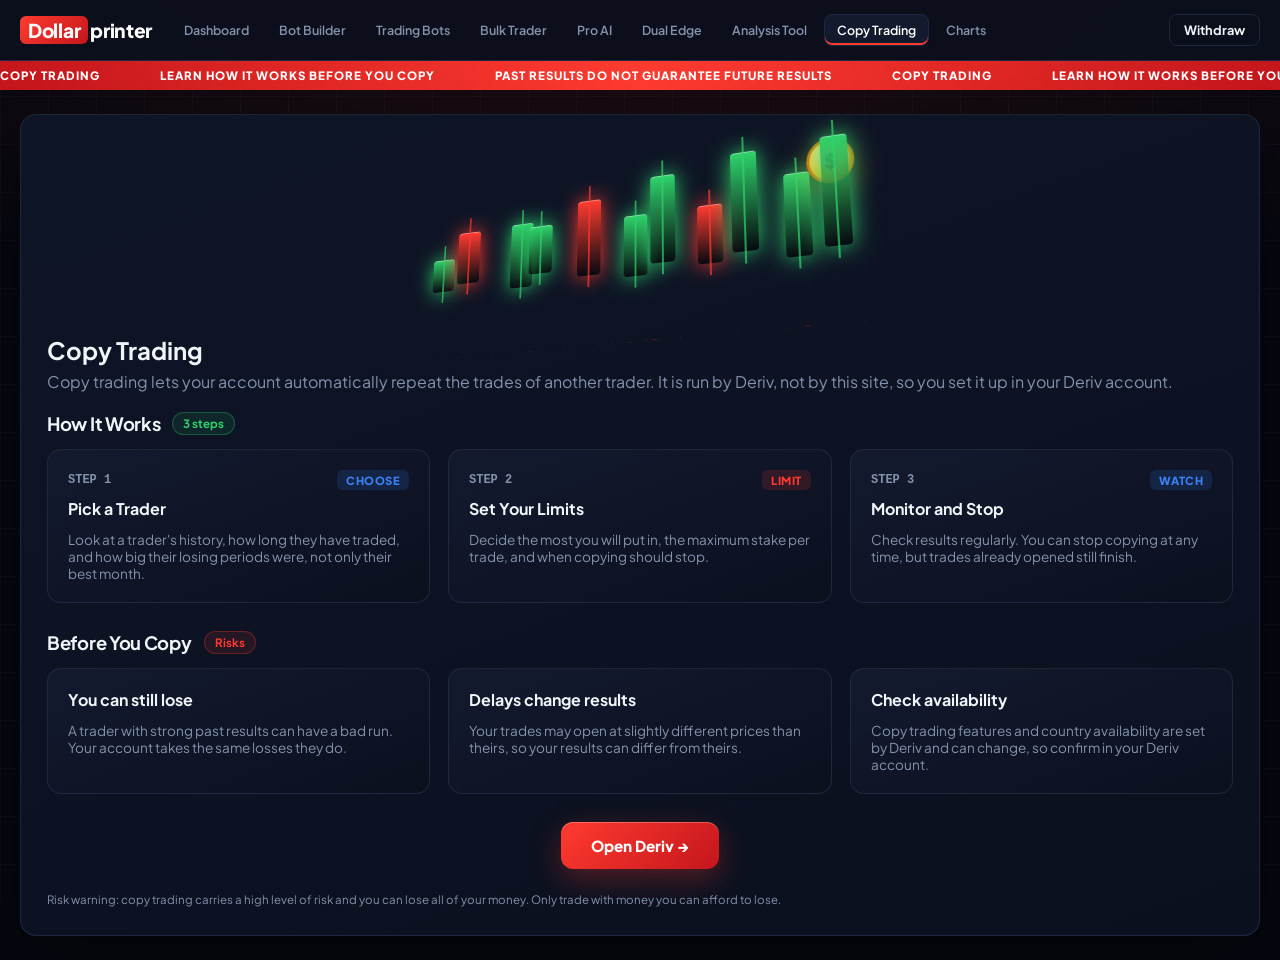
<file: copy-trading.html>
<!DOCTYPE html>
<html lang="en">
<head>
  <meta charset="UTF-8" />
  <meta name="viewport" content="width=device-width, initial-scale=1.0" />
  <title>TradersKit — Copy Trading</title>
  <link rel="stylesheet" href="style.css" />
  <link href="https://fonts.googleapis.com/css2?family=Plus+Jakarta+Sans:wght@400;500;600;700;800&display=swap" rel="stylesheet">
</head>
<body class="dash-body">

  <header class="dash-top-header">
    <div class="dash-header-left">
      <button class="menu-btn" id="menu-toggle-btn">☰</button>
      <div class="brand-logo-text" onclick="window.location.href='dashboard.html'">
        <span class="logo-box-red">Dollar</span><span class="logo-text-white">printer</span>
      </div>
    </div>
    <nav class="dash-nav-tabs" id="nav-tabs-container">
      <button class="nav-tab" onclick="window.location.href='dashboard.html'">Dashboard</button>
      <button class="nav-tab" onclick="window.location.href='bot-builder.html'">Bot Builder</button>
      <button class="nav-tab" onclick="window.location.href='trading-bots.html'">Trading Bots</button>
      <button class="nav-tab" onclick="window.location.href='bulk-trader.html'">Bulk Trader</button>
      <button class="nav-tab" onclick="window.location.href='pro-ai.html'">Pro AI</button>
      <button class="nav-tab" onclick="window.location.href='dual-edge.html'">Dual Edge</button>
      <button class="nav-tab" onclick="window.location.href='analysis-tool.html'">Analysis Tool</button>
      <button class="nav-tab active" onclick="window.location.href='copy-trading.html'">Copy Trading</button>
      <button class="nav-tab" onclick="window.location.href='charts.html'">Charts</button>
    </nav>
    <div class="dash-header-right">
      <button class="btn-withdraw" onclick="window.location.href='https://app.deriv.com/cashier'">Withdraw</button>
    </div>
  </header>

  <div class="red-announcement-ticker">
    <div class="marquee">
      <div class="marquee-track">
        <span>COPY TRADING</span>
        <span>LEARN HOW IT WORKS BEFORE YOU COPY</span>
        <span>PAST RESULTS DO NOT GUARANTEE FUTURE RESULTS</span>
        <span>COPY TRADING</span>
        <span>LEARN HOW IT WORKS BEFORE YOU COPY</span>
        <span>PAST RESULTS DO NOT GUARANTEE FUTURE RESULTS</span>
      </div>
    </div>
  </div>

  <main class="workspace-container">
    <section class="terminal-card-container">

      <div class="trade-scene" style="height: 170px; max-width: 520px; margin-bottom: 14px;" aria-hidden="true">
        <div class="trade-stage">
          <div class="trade-floor"></div>
          <div class="candle"     style="--i:0; --h:35px; --z:0px;"></div>
          <div class="candle red" style="--i:1; --h:55px; --z:20px;"></div>
          <div class="candle"     style="--i:2; --h:70px; --z:-15px;"></div>
          <div class="candle"     style="--i:3; --h:50px; --z:25px;"></div>
          <div class="candle red" style="--i:4; --h:80px; --z:0px;"></div>
          <div class="candle"     style="--i:5; --h:65px; --z:-20px;"></div>
          <div class="candle"     style="--i:6; --h:90px; --z:15px;"></div>
          <div class="candle red" style="--i:7; --h:60px; --z:-5px;"></div>
          <div class="candle"     style="--i:8; --h:100px; --z:20px;"></div>
          <div class="candle"     style="--i:9; --h:85px; --z:-15px;"></div>
          <div class="candle"     style="--i:10; --h:110px; --z:5px;"></div>
          <div class="coin" style="width: 46px; height: 46px; font-size: 1.2rem; border-width: 3px;">$</div>
        </div>
      </div>

      <h2>Copy Trading</h2>
      <p style="color: var(--text-muted); margin-top: 6px; margin-bottom: 20px;">
        Copy trading lets your account automatically repeat the trades of another trader. It is run by Deriv, not by this site, so you set it up in your Deriv account.
      </p>

      <div class="section-title-row">
        <h3>How It Works</h3>
        <span class="signal-count-badge">3 steps</span>
      </div>

      <div class="signals-cards-grid" style="grid-template-columns: repeat(auto-fit, minmax(260px, 1fr)); margin-bottom: 28px;">
        <div class="signal-card">
          <div class="signal-card-header">
            <span class="sig-num">STEP 1</span>
            <span class="sig-tag fall">CHOOSE</span>
          </div>
          <h4>Pick a Trader</h4>
          <p style="color: var(--text-muted); font-size: 0.85rem;">Look at a trader's history, how long they have traded, and how big their losing periods were, not only their best month.</p>
        </div>

        <div class="signal-card">
          <div class="signal-card-header">
            <span class="sig-num">STEP 2</span>
            <span class="sig-tag odd">LIMIT</span>
          </div>
          <h4>Set Your Limits</h4>
          <p style="color: var(--text-muted); font-size: 0.85rem;">Decide the most you will put in, the maximum stake per trade, and when copying should stop.</p>
        </div>

        <div class="signal-card">
          <div class="signal-card-header">
            <span class="sig-num">STEP 3</span>
            <span class="sig-tag fall">WATCH</span>
          </div>
          <h4>Monitor and Stop</h4>
          <p style="color: var(--text-muted); font-size: 0.85rem;">Check results regularly. You can stop copying at any time, but trades already opened still finish.</p>
        </div>
      </div>

      <div class="section-title-row">
        <h3>Before You Copy</h3>
        <span class="signal-count-badge" style="color: var(--red); background: rgba(255, 59, 48, 0.1); border-color: rgba(255, 59, 48, 0.3);">Risks</span>
      </div>

      <div class="signals-cards-grid" style="grid-template-columns: repeat(auto-fit, minmax(260px, 1fr)); margin-bottom: 28px;">
        <div class="signal-card">
          <h4>You can still lose</h4>
          <p style="color: var(--text-muted); font-size: 0.85rem; margin-top: 8px;">A trader with strong past results can have a bad run. Your account takes the same losses they do.</p>
        </div>
        <div class="signal-card">
          <h4>Delays change results</h4>
          <p style="color: var(--text-muted); font-size: 0.85rem; margin-top: 8px;">Your trades may open at slightly different prices than theirs, so your results can differ from theirs.</p>
        </div>
        <div class="signal-card">
          <h4>Check availability</h4>
          <p style="color: var(--text-muted); font-size: 0.85rem; margin-top: 8px;">Copy trading features and country availability are set by Deriv and can change, so confirm in your Deriv account.</p>
        </div>
      </div>

      <div style="text-align: center; margin-top: 10px;">
        <a href="https://app.deriv.com" target="_blank" rel="noopener" class="btn-hero-start" style="display: inline-block;">Open Deriv &rarr;</a>
      </div>

      <p style="margin-top: 22px; font-size: 0.72rem; line-height: 1.6; color: var(--text-muted);">
        Risk warning: copy trading carries a high level of risk and you can lose all of your money. Only trade with money you can afford to lose.
      </p>
    </section>
  </main>

  <script>
    // Mobile hamburger menu toggle
    const menuToggle = document.getElementById("menu-toggle-btn");
    const navTabs = document.getElementById("nav-tabs-container");
    if (menuToggle && navTabs) {
      menuToggle.addEventListener("click", () => navTabs.classList.toggle("mobile-open"));
    }
  </script>
</body>
</html>
</file>
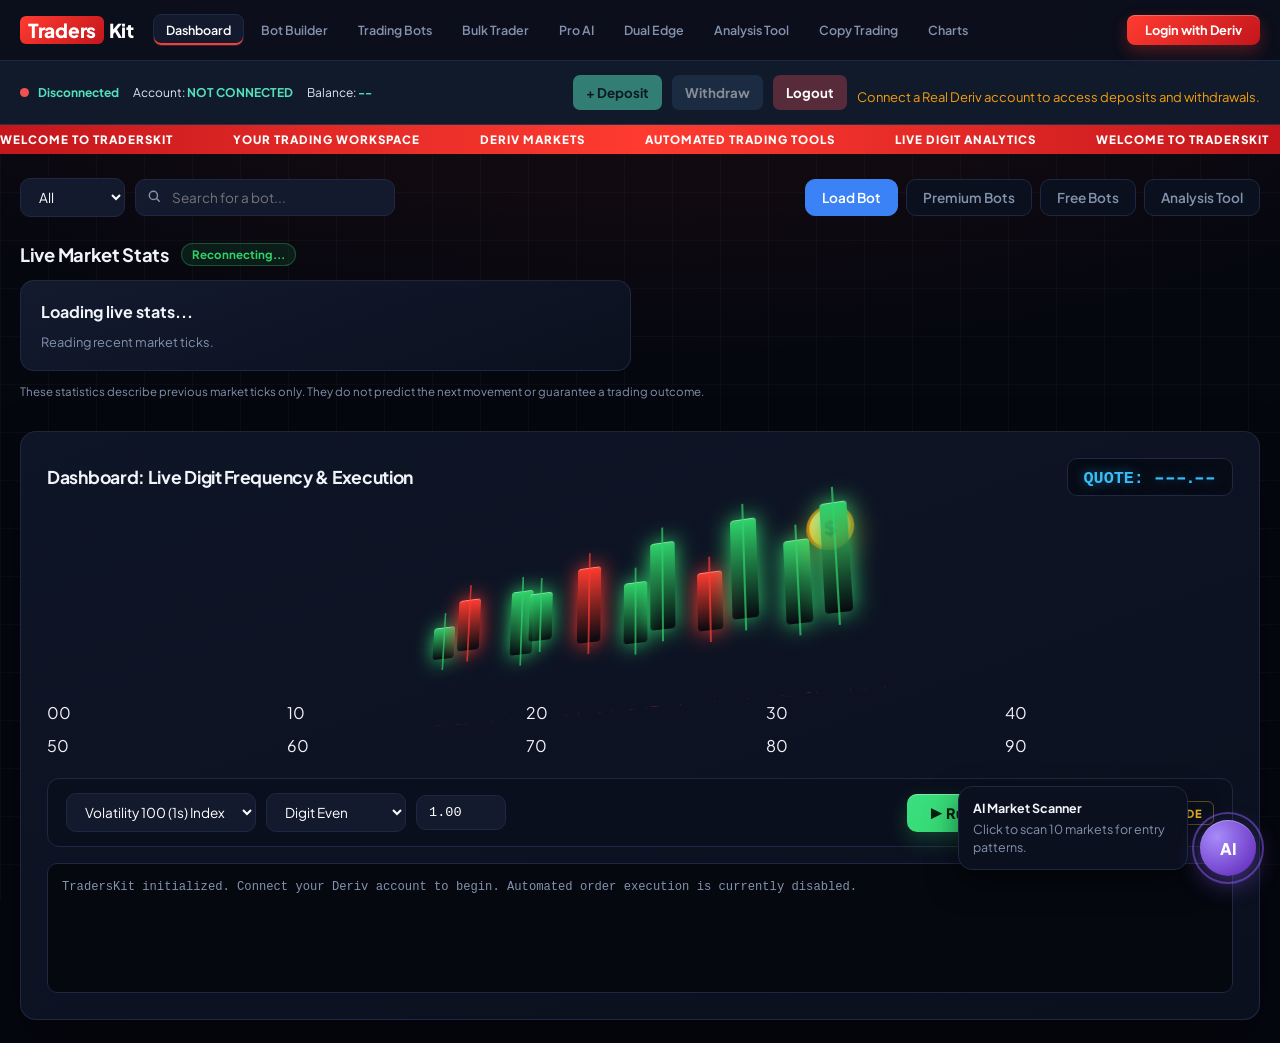
<file: dashboard.html>
<!DOCTYPE html>
<html lang="en">
<head>
  <meta charset="UTF-8" />
  <meta name="viewport" content="width=device-width, initial-scale=1.0" />

  <title>TradersKit — Trading Dashboard & Workspace</title>

  <link rel="stylesheet" href="style.css" />

  <link
    href="https://fonts.googleapis.com/css2?family=Plus+Jakarta+Sans:wght@400;500;600;700;800&display=swap"
    rel="stylesheet"
  />

  <style>
    .account-tools {
      display: flex;
      align-items: center;
      flex-wrap: wrap;
      gap: 10px;
      padding: 14px 20px;
      background: #101a2b;
      border-bottom: 1px solid #26344a;
    }

    .connection-indicator {
      width: 9px;
      height: 9px;
      border-radius: 50%;
      display: inline-block;
      background: #ef5350;
      margin-right: 7px;
    }

    .account-info {
      display: flex;
      align-items: center;
      flex-wrap: wrap;
      gap: 14px;
      color: #dce6f5;
      font-size: 12px;
    }

    .account-info strong {
      color: #54e0bd;
    }

    .account-action {
      border: 0;
      border-radius: 7px;
      padding: 9px 13px;
      font-weight: 700;
      cursor: pointer;
      font-family: inherit;
    }

    .deposit-action {
      background: #54e0bd;
      color: #071b17;
    }

    .withdraw-action {
      background: #263c59;
      color: white;
    }

    .logout-action {
      background: #572b39;
      color: white;
    }

    .account-action:hover {
      opacity: .85;
    }

    @media(max-width: 600px) {
      .account-tools {
        align-items: flex-start;
      }

      .account-info {
        width: 100%;
      }
    }
  </style>
</head>

<body class="dash-body">

  <!-- TOP HEADER -->
  <header class="dash-top-header">

    <div class="dash-header-left">

      <button class="menu-btn" id="menu-toggle-btn">☰</button>

      <div
        class="brand-logo-text"
        onclick="window.location.href='dashboard.html'"
      >
        <span class="logo-box-red">Traders</span>
        <span class="logo-text-white">Kit</span>
      </div>

    </div>

    <nav class="dash-nav-tabs" id="nav-tabs-container">

      <button class="nav-tab active"
        onclick="window.location.href='dashboard.html'">
        Dashboard
      </button>

      <button class="nav-tab"
        onclick="window.location.href='bot-builder.html'">
        Bot Builder
      </button>

      <button class="nav-tab"
        onclick="window.location.href='trading-bots.html'">
        Trading Bots
      </button>

      <button class="nav-tab"
        onclick="window.location.href='bulk-trader.html'">
        Bulk Trader
      </button>

      <button class="nav-tab"
        onclick="window.location.href='pro-ai.html'">
        Pro AI
      </button>

      <button class="nav-tab"
        onclick="window.location.href='dual-edge.html'">
        Dual Edge
      </button>

      <button class="nav-tab"
        onclick="window.location.href='analysis-tool.html'">
        Analysis Tool
      </button>

      <button class="nav-tab"
        onclick="window.location.href='copy-trading.html'">
        Copy Trading
      </button>

      <button class="nav-tab"
        onclick="window.location.href='charts.html'">
        Charts
      </button>

    </nav>

    <div class="dash-header-right">

      <a
        id="oauth-login-btn"
        href="login.html"
        class="btn-deriv-login"
      >
        Login with Deriv
      </a>

      <div
        id="account-pill"
        class="account-dropdown-pill"
        style="display:none;"
      >
        ACCOUNT CONNECTED
      </div>

    </div>

  </header>


  <!-- ACCOUNT CONNECTION AND FINANCIAL CONTROLS -->
  <section class="account-tools">

    <div class="account-info">

      <span>
        <span
          id="connection-indicator"
          class="connection-indicator"
        ></span>

        <strong id="connection-status">
          Not connected
        </strong>
      </span>

      <span>
        Account:
        <strong id="account-type">NOT CONNECTED</strong>
      </span>

      <span>
        Balance:
        <strong id="account-balance">--</strong>
      </span>

    </div>

    <div style="flex:1;"></div>

    <button
      id="deposit-btn"
      class="account-action deposit-action"
      type="button"
    >
      + Deposit
    </button>

    <button
      id="withdraw-btn"
      class="account-action withdraw-action"
      type="button"
    >
      Withdraw
    </button>

    <button
      id="logout-btn"
      class="account-action logout-action"
      type="button"
    >
      Logout
    </button>

  </section>


  <!-- ANNOUNCEMENT BAR -->
  <div class="red-announcement-ticker">

    <div class="marquee">

      <div class="marquee-track">

        <span>WELCOME TO TRADERSKIT</span>
        <span>YOUR TRADING WORKSPACE</span>
        <span>DERIV MARKETS</span>
        <span>AUTOMATED TRADING TOOLS</span>
        <span>LIVE DIGIT ANALYTICS</span>

        <span>WELCOME TO TRADERSKIT</span>
        <span>YOUR TRADING WORKSPACE</span>
        <span>DERIV MARKETS</span>
        <span>AUTOMATED TRADING TOOLS</span>
        <span>LIVE DIGIT ANALYTICS</span>

      </div>

    </div>

  </div>


  <!-- MAIN WORKSPACE -->
  <main class="workspace-container">

    <!-- SEARCH AND FILTERS -->
    <div class="filter-toolbar">

      <div class="filter-dropdown-group">

        <select class="select-box" id="category-select">
          <option>All</option>
          <option>Digits</option>
          <option>Rise/Fall</option>
        </select>

        <div class="search-box-wrapper">

          <input
            type="text"
            placeholder="Search for a bot..."
            class="search-bot-input"
          />

          <svg
            class="search-icon"
            width="14"
            height="14"
            viewBox="0 0 24 24"
            fill="none"
            stroke="currentColor"
            stroke-width="2.5"
            stroke-linecap="round"
            stroke-linejoin="round"
          >
            <circle cx="11" cy="11" r="7"></circle>
            <line x1="21" y1="21" x2="16.5" y2="16.5"></line>
          </svg>

        </div>

      </div>

      <div class="action-pills-group">

        <button class="action-pill active">Load Bot</button>
        <button class="action-pill">Premium Bots</button>
        <button class="action-pill">Free Bots</button>
        <button class="action-pill">Analysis Tool</button>

      </div>

    </div>


    <!-- LIVE MARKET STATISTICS -->
    <section class="live-signals-section">

      <div class="section-title-row">

        <h3>Live Market Stats</h3>

        <span class="signal-count-badge" id="stats-badge">
          Connecting to markets...
        </span>

      </div>

      <div class="signals-cards-grid" id="signals-grid">

        <div class="signal-card">

          <h4>Loading live stats...</h4>

          <p style="color:var(--text-muted);font-size:0.8rem;">
            Reading recent market ticks.
          </p>

        </div>

      </div>

      <p style="
        margin-top:12px;
        font-size:0.72rem;
        line-height:1.6;
        color:var(--text-muted);
      ">
        These statistics describe previous market ticks only.
        They do not predict the next movement or guarantee
        a trading outcome.
      </p>

    </section>


    <!-- LIVE DIGIT ANALYTICS -->
    <section class="terminal-card-container">

      <div class="terminal-top-row">

        <h2>Dashboard: Live Digit Frequency & Execution</h2>

        <div class="live-quote-box">
          QUOTE:
          <span id="current-quote">---.--</span>
        </div>

      </div>


      <!-- DECORATIVE TRADING SCENE -->
      <div
        class="trade-scene"
        style="height:170px;max-width:520px;margin-bottom:14px;"
        aria-hidden="true"
      >

        <div class="trade-stage">

          <div class="trade-floor"></div>

          <div class="candle" style="--i:0;--h:35px;--z:0px;"></div>
          <div class="candle red" style="--i:1;--h:55px;--z:20px;"></div>
          <div class="candle" style="--i:2;--h:70px;--z:-15px;"></div>
          <div class="candle" style="--i:3;--h:50px;--z:25px;"></div>
          <div class="candle red" style="--i:4;--h:80px;--z:0px;"></div>
          <div class="candle" style="--i:5;--h:65px;--z:-20px;"></div>
          <div class="candle" style="--i:6;--h:90px;--z:15px;"></div>
          <div class="candle red" style="--i:7;--h:60px;--z:-5px;"></div>
          <div class="candle" style="--i:8;--h:100px;--z:20px;"></div>
          <div class="candle" style="--i:9;--h:85px;--z:-15px;"></div>
          <div class="candle" style="--i:10;--h:110px;--z:5px;"></div>

          <div
            class="coin"
            style="
              width:46px;
              height:46px;
              font-size:1.2rem;
              border-width:3px;
            "
          >
            $
          </div>

        </div>

      </div>


      <!-- DIGIT GRID -->
      <div class="digit-grid-view" id="digit-grid"></div>


      <!-- BOT CONTROLS -->
      <div class="bot-runner-footer-bar">

        <div class="runner-controls-left">

          <select id="market-select" class="select-box">

            <option value="R_100">
              Volatility 100 Index
            </option>

            <option value="1HZ100V" selected>
              Volatility 100 (1s) Index
            </option>

            <option value="R_75">
              Volatility 75 Index
            </option>

            <option value="R_50">
              Volatility 50 Index
            </option>

          </select>


          <select id="contract-select" class="select-box">

            <option value="DIGITEVEN">Digit Even</option>
            <option value="DIGITODD">Digit Odd</option>
            <option value="DIGITOVER">Digit Over (4)</option>
            <option value="DIGITUNDER">Digit Under (5)</option>

          </select>


          <input
            type="number"
            id="stake-input"
            value="1.00"
            min="0.01"
            step="0.01"
            class="token-input-sm"
            style="width:90px;"
          />

        </div>


        <div class="runner-controls-right">

          <button id="run-bot-btn" class="btn-run-bot">
            ▶ Run Bot
          </button>

          <span class="execution-speed-tag">
            EXECUTION: TEST MODE
          </span>

        </div>

      </div>


      <!-- ACTIVITY LOG -->
      <div id="trade-log" class="terminal-log-box">
        TradersKit initialized. Connect your Deriv account to begin.
        Automated order execution is currently disabled.
      </div>

    </section>

  </main>


  <!-- FLOATING AI ASSISTANT -->
  <div class="floating-ai-btn" id="ai-assistant-btn">

    <div class="ai-glow-circle">
      AI
    </div>

  </div>


  <!-- JAVASCRIPT FILES -->
  <script src="ai-assistant.js"></script>
  <script src="deriv-auth.js"></script>
  <script src="app.js"></script>


  <!-- LIVE MARKET STATISTICS -->
  <script>
    (function () {
      "use strict";

      var KEEP = 100;
      var SHOW = 4;

      var PUBLIC_WS_URL =
        "wss://api.derivws.com/trading/v1/options/ws/public";

      var LIST = [
        { symbol: "R_10", label: "Volatility 10 Index" },
        { symbol: "R_25", label: "Volatility 25 Index" },
        { symbol: "R_50", label: "Volatility 50 Index" },
        { symbol: "R_75", label: "Volatility 75 Index" },
        { symbol: "R_100", label: "Volatility 100 Index" },
        { symbol: "1HZ10V", label: "Volatility 10 (1s) Index" },
        { symbol: "1HZ25V", label: "Volatility 25 (1s) Index" },
        { symbol: "1HZ50V", label: "Volatility 50 (1s) Index" },
        { symbol: "1HZ75V", label: "Volatility 75 (1s) Index" },
        { symbol: "1HZ100V", label: "Volatility 100 (1s) Index" }
      ];

      var data = {};

      LIST.forEach(function (market) {
        data[market.symbol] = {
          label: market.label,
          prices: [],
          pip: 2
        };
      });

      var grid = document.getElementById("signals-grid");
      var badge = document.getElementById("stats-badge");

      var socket = null;
      var reconnectTimer = null;
      var reconnectDelay = 3000;
      var manuallyClosed = false;

      function lastDigit(price, pip) {
        return parseInt(
          Number(price).toFixed(pip).slice(-1),
          10
        );
      }

      function bestLean(market) {
        var n = market.prices.length;

        if (n < 50) return null;

        var even = 0;
        var up = 0;
        var down = 0;

        for (var i = 0; i < n; i++) {

          if (lastDigit(market.prices[i], market.pip) % 2 === 0) {
            even++;
          }

          if (i > 0) {
            if (market.prices[i] > market.prices[i - 1]) {
              up++;
            } else if (market.prices[i] < market.prices[i - 1]) {
              down++;
            }
          }
        }

        var evenPct = (even / n) * 100;
        var moves = up + down;

        var upPct = moves ? (up / moves) * 100 : 50;

        var options = [
          { name: "Even", pct: evenPct, tone: "fall", arrow: "" },
          { name: "Odd", pct: 100 - evenPct, tone: "odd", arrow: "" },
          { name: "Rise", pct: upPct, tone: "fall", arrow: "▲ " },
          { name: "Fall", pct: 100 - upPct, tone: "odd", arrow: "▼ " }
        ];

        var best = options[0];

        options.forEach(function (option) {
          if (option.pct > best.pct) best = option;
        });

        return {
          label: market.label,
          name: best.name,
          pct: best.pct,
          tone: best.tone,
          arrow: best.arrow
        };
      }

      function render() {
        if (!grid) return;

        var rows = [];

        LIST.forEach(function (market) {
          var result = bestLean(data[market.symbol]);
          if (result) rows.push(result);
        });

        if (!rows.length) return;

        rows.sort(function (a, b) {
          return b.pct - a.pct;
        });

        var top = rows.slice(0, SHOW);

        grid.innerHTML = top.map(function (result, index) {
          return (
            '<div class="signal-card">' +
              '<div class="signal-card-header">' +
                '<span class="sig-num">#' + (index + 1) + '</span>' +
                '<span class="sig-tag ' + result.tone + '">' +
                  result.arrow + result.name +
                '</span>' +
              '</div>' +
              '<h4>' + result.label + '</h4>' +
              '<div class="confidence-row">' +
                '<span>Share of last ' + KEEP + ' ticks</span>' +
                '<span class="conf-val">' +
                  result.pct.toFixed(1) + '%' +
                '</span>' +
              '</div>' +
              '<div class="progress-bar-container">' +
                '<div class="progress-fill ' + result.tone +
                  '" style="width:' + result.pct.toFixed(1) +
                  '%;"></div>' +
              '</div>' +
            '</div>'
          );
        }).join("");

        if (badge) {
          badge.textContent = "Last " + KEEP + " ticks";
        }
      }

      function connect() {
        if (manuallyClosed) return;

        if (badge) badge.textContent = "Connecting...";

        try {
          socket = new WebSocket(PUBLIC_WS_URL);
        } catch (error) {
          showConnectionError(error.message);
          scheduleReconnect();
          return;
        }

        socket.onopen = function () {
          if (badge) badge.textContent = "Connected — loading markets";

          reconnectDelay = 3000;

          LIST.forEach(function (market, index) {
            socket.send(JSON.stringify({
              ticks_history: market.symbol,
              count: KEEP,
              end: "latest",
              style: "ticks",
              req_id: 100 + index
            }));

            socket.send(JSON.stringify({
              ticks: market.symbol,
              subscribe: 1,
              req_id: 200 + index
            }));
          });
        };

        socket.onmessage = function (event) {
          var message;

          try {
            message = JSON.parse(event.data);
          } catch (error) {
            return;
          }

          if (message.error) {
            console.warn("Market statistics API error:", message.error.message);
            return;
          }

          if (message.msg_type === "history") {
            var symbol = message.echo_req &&
              message.echo_req.ticks_history;

            var market = data[symbol];

            if (!market || !message.history) return;

            market.pip = message.pip_size || market.pip;
            market.prices = message.history.prices.map(Number);

            if (market.prices.length > KEEP) {
              market.prices = market.prices.slice(-KEEP);
            }

            render();
          }

          if (message.msg_type === "tick") {
            if (!message.tick) return;

            var tick = message.tick;
            var market = data[tick.symbol];

            if (!market) return;

            market.pip = tick.pip_size || market.pip;
            market.prices.push(Number(tick.quote));

            if (market.prices.length > KEEP) {
              market.prices.shift();
            }

            render();
          }
        };

        socket.onerror = function () {
          showConnectionError(
            "Could not connect to the market data service."
          );
        };

        socket.onclose = function () {
          if (manuallyClosed) return;

          if (badge) badge.textContent = "Reconnecting...";

          scheduleReconnect();
        };
      }

      function showConnectionError(message) {
        console.warn("TradersKit market statistics:", message);

        if (badge) {
          badge.textContent = "Market connection unavailable";
        }
      }

      function scheduleReconnect() {
        if (manuallyClosed) return;

        clearTimeout(reconnectTimer);

        reconnectTimer = setTimeout(function () {
          connect();
        }, reconnectDelay);

        reconnectDelay = Math.min(
          reconnectDelay * 1.5,
          15000
        );
      }

      connect();

      window.addEventListener("beforeunload", function () {
        manuallyClosed = true;
        clearTimeout(reconnectTimer);

        if (socket && socket.readyState === WebSocket.OPEN) {
          socket.close();
        }
      });

    })();
  </script>

</body>
</html>
</file>
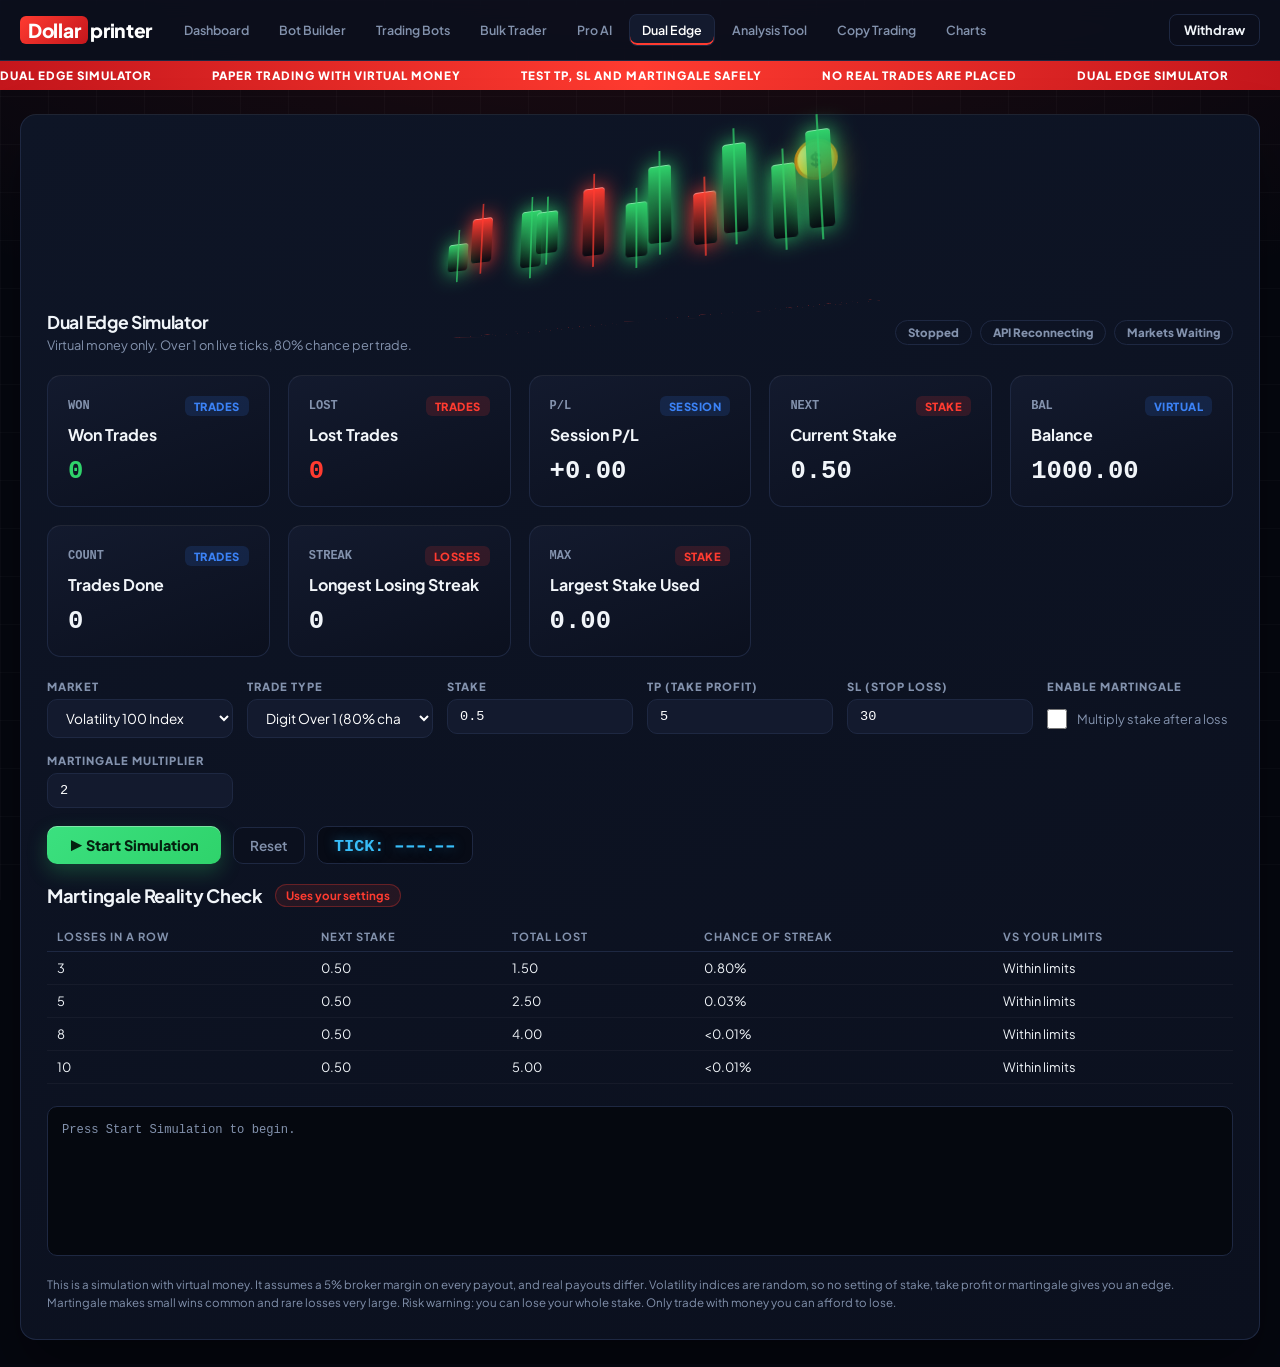
<file: dual-edge.html>
<!DOCTYPE html>
<html lang="en">
<head>
  <meta charset="UTF-8" />
  <meta name="viewport" content="width=device-width, initial-scale=1.0" />
  <title>TradersKit — Dual Edge Simulator</title>
  <link rel="stylesheet" href="style.css" />
  <link href="https://fonts.googleapis.com/css2?family=Plus+Jakarta+Sans:wght@400;500;600;700;800&display=swap" rel="stylesheet">
  <style>
    .field-label { display: block; font-size: 0.7rem; font-weight: 800; letter-spacing: 1px; color: var(--text-muted); margin-bottom: 6px; text-transform: uppercase; }
    .settings-grid { display: grid; grid-template-columns: repeat(auto-fit, minmax(170px, 1fr)); gap: 14px; margin-bottom: 18px; }
    .settings-grid .select-box, .settings-grid .token-input-sm { width: 100%; }
    .toggle-row { display: flex; align-items: center; gap: 10px; height: 40px; }
    .toggle-row input { width: 20px; height: 20px; accent-color: var(--green); cursor: pointer; }
    .stat-value { font-family: var(--mono); font-size: 1.6rem; font-weight: 800; }
    .pill-row { display: flex; gap: 8px; flex-wrap: wrap; }
    .pill-state { font-size: 0.72rem; font-weight: 800; padding: 4px 12px; border-radius: 99px; border: 1px solid var(--border); color: var(--text-muted); }
    .pill-state.on { color: var(--green); border-color: rgba(47, 211, 107, 0.5); background: rgba(47, 211, 107, 0.1); }
    .pill-state.run { color: var(--gold); border-color: rgba(251, 191, 36, 0.5); background: rgba(251, 191, 36, 0.1); }
    .risk-table { width: 100%; border-collapse: collapse; font-family: var(--mono); font-size: 0.8rem; }
    .risk-table th { text-align: left; color: var(--text-muted); font-size: 0.7rem; letter-spacing: 1px; padding: 8px 10px; border-bottom: 1px solid var(--border); }
    .risk-table td { padding: 8px 10px; border-bottom: 1px solid rgba(255, 255, 255, 0.04); }
    .risk-table td.bad { color: var(--red); font-weight: 700; }
    .table-scroll { overflow-x: auto; }
    .btn-stop { background: linear-gradient(135deg, var(--red), var(--red-deep)) !important; color: #fff !important; }
  </style>
</head>
<body class="dash-body">

  <header class="dash-top-header">
    <div class="dash-header-left">
      <button class="menu-btn" id="menu-toggle-btn">☰</button>
      <div class="brand-logo-text" onclick="window.location.href='dashboard.html'">
        <span class="logo-box-red">Dollar</span><span class="logo-text-white">printer</span>
      </div>
    </div>
    <nav class="dash-nav-tabs" id="nav-tabs-container">
      <button class="nav-tab" onclick="window.location.href='dashboard.html'">Dashboard</button>
      <button class="nav-tab" onclick="window.location.href='bot-builder.html'">Bot Builder</button>
      <button class="nav-tab" onclick="window.location.href='trading-bots.html'">Trading Bots</button>
      <button class="nav-tab" onclick="window.location.href='bulk-trader.html'">Bulk Trader</button>
      <button class="nav-tab" onclick="window.location.href='pro-ai.html'">Pro AI</button>
      <button class="nav-tab active" onclick="window.location.href='dual-edge.html'">Dual Edge</button>
      <button class="nav-tab" onclick="window.location.href='analysis-tool.html'">Analysis Tool</button>
      <button class="nav-tab" onclick="window.location.href='copy-trading.html'">Copy Trading</button>
      <button class="nav-tab" onclick="window.location.href='charts.html'">Charts</button>
    </nav>
    <div class="dash-header-right">
      <button class="btn-withdraw" onclick="window.location.href='https://app.deriv.com/cashier'">Withdraw</button>
    </div>
  </header>

  <div class="red-announcement-ticker">
    <div class="marquee">
      <div class="marquee-track">
        <span>DUAL EDGE SIMULATOR</span>
        <span>PAPER TRADING WITH VIRTUAL MONEY</span>
        <span>TEST TP, SL AND MARTINGALE SAFELY</span>
        <span>NO REAL TRADES ARE PLACED</span>
        <span>DUAL EDGE SIMULATOR</span>
        <span>PAPER TRADING WITH VIRTUAL MONEY</span>
        <span>TEST TP, SL AND MARTINGALE SAFELY</span>
        <span>NO REAL TRADES ARE PLACED</span>
      </div>
    </div>
  </div>

  <main class="workspace-container">
    <section class="terminal-card-container">

      <div class="trade-scene" style="height: 150px; max-width: 480px; margin-bottom: 10px;" aria-hidden="true">
        <div class="trade-stage">
          <div class="trade-floor"></div>
          <div class="candle"     style="--i:0; --h:30px; --z:0px;"></div>
          <div class="candle red" style="--i:1; --h:48px; --z:20px;"></div>
          <div class="candle"     style="--i:2; --h:62px; --z:-15px;"></div>
          <div class="candle"     style="--i:3; --h:44px; --z:25px;"></div>
          <div class="candle red" style="--i:4; --h:72px; --z:0px;"></div>
          <div class="candle"     style="--i:5; --h:58px; --z:-20px;"></div>
          <div class="candle"     style="--i:6; --h:80px; --z:15px;"></div>
          <div class="candle red" style="--i:7; --h:54px; --z:-5px;"></div>
          <div class="candle"     style="--i:8; --h:90px; --z:20px;"></div>
          <div class="candle"     style="--i:9; --h:76px; --z:-15px;"></div>
          <div class="candle"     style="--i:10; --h:98px; --z:5px;"></div>
          <div class="coin" style="width: 42px; height: 42px; font-size: 1.1rem; border-width: 3px;">$</div>
        </div>
      </div>

      <div class="terminal-top-row">
        <div>
          <h2>Dual Edge Simulator</h2>
          <p id="de-subtitle" style="color: var(--text-muted); font-size: 0.8rem; margin-top: 4px;">Virtual money only. 1-tick contracts on live ticks.</p>
        </div>
        <div class="pill-row">
          <span class="pill-state" id="pill-run">Stopped</span>
          <span class="pill-state" id="pill-api">API Connecting</span>
          <span class="pill-state" id="pill-mkt">Markets Waiting</span>
        </div>
      </div>

      <!-- Scoreboard -->
      <div class="signals-cards-grid" style="grid-template-columns: repeat(auto-fit, minmax(190px, 1fr)); margin-bottom: 22px;">
        <div class="signal-card">
          <div class="signal-card-header"><span class="sig-num">WON</span><span class="sig-tag fall">TRADES</span></div>
          <h4>Won Trades</h4>
          <p class="stat-value" id="s-won" style="color: var(--green);">0</p>
        </div>
        <div class="signal-card">
          <div class="signal-card-header"><span class="sig-num">LOST</span><span class="sig-tag odd">TRADES</span></div>
          <h4>Lost Trades</h4>
          <p class="stat-value" id="s-lost" style="color: var(--red);">0</p>
        </div>
        <div class="signal-card">
          <div class="signal-card-header"><span class="sig-num">P/L</span><span class="sig-tag fall">SESSION</span></div>
          <h4>Session P/L</h4>
          <p class="stat-value" id="s-pl">0.00</p>
        </div>
        <div class="signal-card">
          <div class="signal-card-header"><span class="sig-num">NEXT</span><span class="sig-tag odd">STAKE</span></div>
          <h4>Current Stake</h4>
          <p class="stat-value" id="s-stake">0.50</p>
        </div>
        <div class="signal-card">
          <div class="signal-card-header"><span class="sig-num">BAL</span><span class="sig-tag fall">VIRTUAL</span></div>
          <h4>Balance</h4>
          <p class="stat-value" id="s-bal">1000.00</p>
        </div>
        <div class="signal-card">
          <div class="signal-card-header"><span class="sig-num">COUNT</span><span class="sig-tag fall">TRADES</span></div>
          <h4>Trades Done</h4>
          <p class="stat-value" id="s-trades">0</p>
        </div>
        <div class="signal-card">
          <div class="signal-card-header"><span class="sig-num">STREAK</span><span class="sig-tag odd">LOSSES</span></div>
          <h4>Longest Losing Streak</h4>
          <p class="stat-value" id="s-streak">0</p>
        </div>
        <div class="signal-card">
          <div class="signal-card-header"><span class="sig-num">MAX</span><span class="sig-tag odd">STAKE</span></div>
          <h4>Largest Stake Used</h4>
          <p class="stat-value" id="s-maxstake">0.00</p>
        </div>
      </div>

      <!-- Settings -->
      <div class="settings-grid">
        <div>
          <label class="field-label" for="de-market">Market</label>
          <select id="de-market" class="select-box">
            <option value="R_100">Volatility 100 Index</option>
            <option value="1HZ100V">Volatility 100 (1s) Index</option>
            <option value="R_75">Volatility 75 Index</option>
            <option value="R_50">Volatility 50 Index</option>
            <option value="R_25">Volatility 25 Index</option>
            <option value="R_10">Volatility 10 Index</option>
          </select>
        </div>
        <div>
          <label class="field-label" for="de-type">Trade type</label>
          <select id="de-type" class="select-box">
            <option value="over1">Digit Over 1 (80% chance)</option>
            <option value="under8">Digit Under 8 (80% chance)</option>
            <option value="over3">Digit Over 3 (60% chance)</option>
            <option value="under6">Digit Under 6 (60% chance)</option>
            <option value="even">Digit Even (50% chance)</option>
            <option value="odd">Digit Odd (50% chance)</option>
          </select>
        </div>
        <div>
          <label class="field-label" for="de-stake">Stake</label>
          <input type="number" id="de-stake" value="0.5" min="0.35" step="0.05" class="token-input-sm" />
        </div>
        <div>
          <label class="field-label" for="de-tp">TP (take profit)</label>
          <input type="number" id="de-tp" value="5" min="0.1" step="0.5" class="token-input-sm" />
        </div>
        <div>
          <label class="field-label" for="de-sl">SL (stop loss)</label>
          <input type="number" id="de-sl" value="30" min="0.1" step="0.5" class="token-input-sm" />
        </div>
        <div>
          <label class="field-label" for="de-mart-on">Enable martingale</label>
          <div class="toggle-row"><input type="checkbox" id="de-mart-on" /><span style="font-size: 0.8rem; color: var(--text-muted);">Multiply stake after a loss</span></div>
        </div>
        <div>
          <label class="field-label" for="de-mult">Martingale multiplier</label>
          <input type="number" id="de-mult" value="2" min="1.1" step="0.1" class="token-input-sm" />
        </div>
      </div>

      <div style="display: flex; gap: 12px; flex-wrap: wrap; align-items: center; margin-bottom: 20px;">
        <button class="btn-run-bot" id="de-start">▶ Start Simulation</button>
        <button class="action-pill" id="de-reset">Reset</button>
        <div class="live-quote-box">TICK: <span id="de-quote">---.--</span></div>
      </div>

      <!-- Martingale reality table -->
      <div class="section-title-row">
        <h3>Martingale Reality Check</h3>
        <span class="signal-count-badge" style="color: var(--red); background: rgba(255, 59, 48, 0.1); border-color: rgba(255, 59, 48, 0.3);">Uses your settings</span>
      </div>
      <div class="table-scroll" style="margin-bottom: 22px;">
        <table class="risk-table">
          <thead>
            <tr><th>LOSSES IN A ROW</th><th>NEXT STAKE</th><th>TOTAL LOST</th><th>CHANCE OF STREAK</th><th>VS YOUR LIMITS</th></tr>
          </thead>
          <tbody id="risk-body"></tbody>
        </table>
      </div>

      <!-- Log -->
      <div id="de-log" class="terminal-log-box" style="height: 150px;">Press Start Simulation to begin.</div>

      <p style="margin-top: 20px; font-size: 0.72rem; line-height: 1.6; color: var(--text-muted);">
        This is a simulation with virtual money. It assumes a 5% broker margin on every payout, and real payouts differ. Volatility indices are random, so no setting of stake, take profit or martingale gives you an edge. Martingale makes small wins common and rare losses very large. Risk warning: you can lose your whole stake. Only trade with money you can afford to lose.
      </p>
    </section>
  </main>

  <script>
    // ---------- Mobile hamburger menu toggle ----------
    const menuToggle = document.getElementById("menu-toggle-btn");
    const navTabs = document.getElementById("nav-tabs-container");
    if (menuToggle && navTabs) {
      menuToggle.addEventListener("click", () => navTabs.classList.toggle("mobile-open"));
    }

    // ---------- Settings ----------
    const APP_ID = 1089;
    const START_BALANCE = 1000;
    const MARGIN = 0.95; // assumed payout margin: profit = stake * (0.95 / chance - 1)

    const TYPES = {
      over1:  { label: "Over 1",  chance: 0.8, win: d => d > 1 },
      under8: { label: "Under 8", chance: 0.8, win: d => d < 8 },
      over3:  { label: "Over 3",  chance: 0.6, win: d => d > 3 },
      under6: { label: "Under 6", chance: 0.6, win: d => d < 6 },
      even:   { label: "Even",    chance: 0.5, win: d => d % 2 === 0 },
      odd:    { label: "Odd",     chance: 0.5, win: d => d % 2 === 1 }
    };

    const $ = id => document.getElementById(id);
    const CONTROL_IDS = ["de-market", "de-type", "de-stake", "de-tp", "de-sl", "de-mart-on", "de-mult"];

    // ---------- State ----------
    let socket;
    let symbol = $("de-market").value;
    let running = false;
    let pending = false;
    let tradeStake = 0;
    let baseStake = 0.5;
    let stake = 0.5;
    let balance = START_BALANCE;
    let won = 0, lost = 0, pl = 0, trades = 0;
    let lossStreak = 0, maxLossStreak = 0, maxStakeUsed = 0;

    function round2(n) { return Math.round(n * 100) / 100; }
    function money(n) { return (n >= 0 ? "+" : "-") + Math.abs(n).toFixed(2); }
    function val(id) { return parseFloat($(id).value); }

    function profitFactor(chance) { return MARGIN / chance - 1; }

    // ---------- Log ----------
    function logLine(text, color) {
      const box = $("de-log");
      if (!box.dataset.started) { box.textContent = ""; box.dataset.started = "1"; }
      const line = document.createElement("div");
      line.textContent = "[" + new Date().toLocaleTimeString() + "] " + text;
      if (color) line.style.color = color;
      box.appendChild(line);
      while (box.children.length > 120) box.removeChild(box.firstChild);
      box.scrollTop = box.scrollHeight;
    }

    // ---------- Rendering ----------
    function render() {
      $("s-won").textContent = won;
      $("s-lost").textContent = lost;
      const plEl = $("s-pl");
      plEl.textContent = money(pl);
      plEl.style.color = pl > 0 ? "var(--green)" : pl < 0 ? "var(--red)" : "var(--text-main)";
      $("s-stake").textContent = stake.toFixed(2);
      $("s-bal").textContent = balance.toFixed(2);
      $("s-trades").textContent = trades;
      $("s-streak").textContent = maxLossStreak;
      $("s-maxstake").textContent = maxStakeUsed.toFixed(2);

      const pill = $("pill-run");
      pill.textContent = running ? "Running" : "Stopped";
      pill.className = "pill-state" + (running ? " run" : "");

      const btn = $("de-start");
      btn.textContent = running ? "■ Stop Simulation" : "▶ Start Simulation";
      btn.classList.toggle("btn-stop", running);
      $("de-reset").disabled = running;
      CONTROL_IDS.forEach(id => { $(id).disabled = running; });

      const type = TYPES[$("de-type").value];
      $("de-subtitle").textContent =
        "Virtual money only. " + type.label + " on live ticks, " + (type.chance * 100) + "% chance per trade.";
    }

    function renderRisk() {
      const base = val("de-stake");
      const mult = val("de-mult");
      const type = TYPES[$("de-type").value];
      const sl = val("de-sl");
      const martOn = $("de-mart-on").checked;
      const body = $("risk-body");

      if (!(base > 0) || !(mult >= 1)) { body.innerHTML = ""; return; }

      const useMult = martOn ? mult : 1;
      let html = "";
      [3, 5, 8, 10].forEach(n => {
        const nextStake = base * Math.pow(useMult, n);
        const totalLost = useMult === 1 ? base * n : base * (Math.pow(useMult, n) - 1) / (useMult - 1);
        const chance = Math.pow(1 - type.chance, n) * 100;
        let note = "Within limits";
        let bad = false;
        if (totalLost >= START_BALANCE) { note = "Wipes out the virtual balance"; bad = true; }
        else if (totalLost >= sl) { note = "Hits your SL"; bad = true; }
        html += "<tr><td>" + n + "</td><td>" + nextStake.toFixed(2) + "</td><td>" + totalLost.toFixed(2) + "</td>" +
                "<td>" + (chance < 0.01 ? "<0.01" : chance.toFixed(2)) + "%</td>" +
                "<td class='" + (bad ? "bad" : "") + "'>" + note + "</td></tr>";
      });
      body.innerHTML = html;
    }

    // ---------- Simulation ----------
    function stopSim(reason, color) {
      running = false;
      pending = false;
      if (reason) logLine(reason, color || "#f59e0b");
      render();
    }

    function resetSim() {
      pending = false;
      balance = START_BALANCE;
      won = 0; lost = 0; pl = 0; trades = 0;
      lossStreak = 0; maxLossStreak = 0; maxStakeUsed = 0;
      baseStake = val("de-stake") > 0 ? val("de-stake") : 0.5;
      stake = baseStake;
      $("de-log").textContent = "Press Start Simulation to begin.";
      delete $("de-log").dataset.started;
      render();
    }

    function startSim() {
      const s = val("de-stake"), tp = val("de-tp"), sl = val("de-sl"), mult = val("de-mult");
      if (!(s > 0) || !(tp > 0) || !(sl > 0)) {
        logLine("Enter a stake, TP and SL above 0 first.", "#f59e0b");
        return;
      }
      if ($("de-mart-on").checked && !(mult >= 1.1)) {
        logLine("The martingale multiplier must be at least 1.1.", "#f59e0b");
        return;
      }
      if (s > balance) {
        logLine("The stake is larger than the virtual balance. Press Reset or lower the stake.", "#f59e0b");
        return;
      }
      baseStake = round2(s);
      stake = baseStake;
      running = true;
      pending = false;
      logLine("Simulation started: " + TYPES[$("de-type").value].label + ", stake " + baseStake.toFixed(2) +
              ", TP " + tp + ", SL " + sl + (($("de-mart-on").checked) ? ", martingale x" + mult : ", no martingale") + ".", "#34c759");
      render();
    }

    function resolveTrade(d) {
      const type = TYPES[$("de-type").value];
      trades++;

      if (type.win(d)) {
        const profit = round2(tradeStake * profitFactor(type.chance));
        pl = round2(pl + profit);
        balance = round2(balance + profit);
        won++;
        lossStreak = 0;
        stake = baseStake;
        logLine("WIN +" + profit.toFixed(2) + " (digit " + d + ", stake " + tradeStake.toFixed(2) + ")", "#34c759");
      } else {
        pl = round2(pl - tradeStake);
        balance = round2(balance - tradeStake);
        lost++;
        lossStreak++;
        if (lossStreak > maxLossStreak) maxLossStreak = lossStreak;
        stake = $("de-mart-on").checked ? round2(tradeStake * val("de-mult")) : baseStake;
        logLine("LOSS -" + tradeStake.toFixed(2) + " (digit " + d + ", next stake " + stake.toFixed(2) + ")", "#ff3b30");
      }
      pending = false;

      // Limits
      if (pl >= val("de-tp")) { stopSim("Take profit reached (" + money(pl) + "). Simulation stopped.", "#34c759"); return; }
      if (-pl >= val("de-sl")) { stopSim("Stop loss reached (" + money(pl) + "). Simulation stopped.", "#ff3b30"); return; }
      if (stake > balance) { stopSim("Next stake (" + stake.toFixed(2) + ") is more than the virtual balance. Simulation stopped.", "#ff3b30"); return; }
    }

    function placeTrade() {
      tradeStake = stake;
      if (tradeStake > maxStakeUsed) maxStakeUsed = tradeStake;
      pending = true;
    }

    function onTick(tick) {
      if (tick.symbol !== symbol) return;
      const pip = tick.pip_size || 2;
      const d = parseInt(Number(tick.quote).toFixed(pip).slice(-1), 10);

      $("de-quote").textContent = Number(tick.quote).toFixed(pip);
      if (!$("pill-mkt").classList.contains("on")) {
        $("pill-mkt").textContent = "Markets Ready";
        $("pill-mkt").classList.add("on");
      }

      if (running && pending) resolveTrade(d);      // this tick is the exit tick
      if (running && !pending) placeTrade();        // this tick is the entry tick
      render();
    }

    // ---------- Connection ----------
    function subscribe() {
      socket.send(JSON.stringify({ forget_all: "ticks" }));
      socket.send(JSON.stringify({ ticks: symbol, subscribe: 1 }));
    }

    function connect() {
      socket = new WebSocket("wss://ws.derivws.com/websockets/v3?app_id=" + APP_ID);

      socket.onopen = () => {
        $("pill-api").textContent = "API Connected";
        $("pill-api").classList.add("on");
        subscribe();
      };

      socket.onmessage = (event) => {
        const data = JSON.parse(event.data);
        if (data.error) {
          logLine("API error: " + data.error.message, "#ff3b30");
          return;
        }
        if (data.msg_type === "tick") onTick(data.tick);
      };

      socket.onclose = () => {
        $("pill-api").textContent = "API Reconnecting";
        $("pill-api").classList.remove("on");
        if (running) stopSim("Connection lost. Simulation stopped.");
        setTimeout(connect, 3000);
      };
    }

    // ---------- Controls ----------
    $("de-start").addEventListener("click", () => {
      if (running) stopSim("Simulation stopped by user.");
      else startSim();
    });
    $("de-reset").addEventListener("click", resetSim);

    $("de-market").addEventListener("change", (e) => {
      symbol = e.target.value;
      $("de-quote").textContent = "---.--";
      $("pill-mkt").textContent = "Markets Waiting";
      $("pill-mkt").classList.remove("on");
      if (socket && socket.readyState === WebSocket.OPEN) subscribe();
    });

    ["de-type", "de-stake", "de-sl", "de-mart-on", "de-mult"].forEach(id => {
      $(id).addEventListener("input", () => { renderRisk(); if (!running) render(); });
      $(id).addEventListener("change", () => { renderRisk(); if (!running) render(); });
    });
    $("de-stake").addEventListener("change", () => {
      if (!running && val("de-stake") > 0) { baseStake = val("de-stake"); stake = baseStake; render(); }
    });

    resetSim();
    renderRisk();
    connect();
  </script>
</body>
</html>
</file>
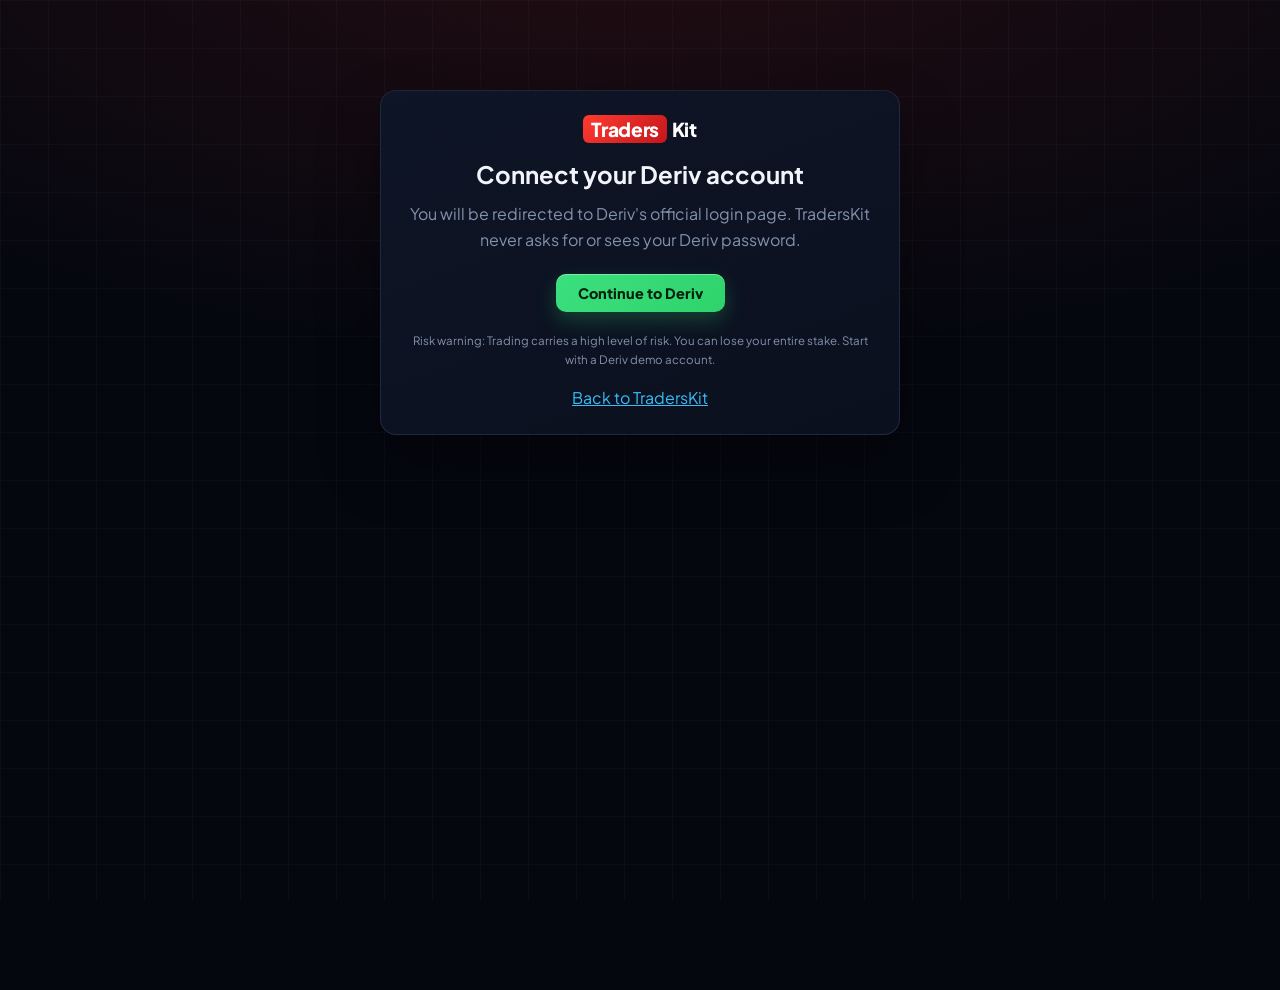
<file: login.html>
<!DOCTYPE html>
<html lang="en">
<head>
  <meta charset="UTF-8">
  <meta name="viewport" content="width=device-width, initial-scale=1.0">
  <title>TradersKit — Login with Deriv</title>

  <link rel="stylesheet" href="style.css">
  <link href="https://fonts.googleapis.com/css2?family=Plus+Jakarta+Sans:wght@400;500;600;700;800&display=swap" rel="stylesheet">
</head>

<body class="landing-body">

  <div class="terminal-card-container" style="max-width:520px;margin:90px auto;text-align:center;">

    <div class="brand-logo-text" style="margin-bottom:18px;">
      <span class="logo-box-red">Traders</span>
      <span class="logo-text-white">Kit</span>
    </div>

    <h2>Connect your Deriv account</h2>

    <p style="color:var(--text-muted);margin:12px 0 22px;line-height:1.6;">
      You will be redirected to Deriv's official login page.
      TradersKit never asks for or sees your Deriv password.
    </p>

    <button class="btn-run-bot" id="go" type="button">
      Continue to Deriv
    </button>

    <p id="login-status" style="margin-top:14px;color:var(--text-muted);"></p>

    <p style="margin-top:20px;font-size:0.72rem;line-height:1.6;color:var(--text-muted);">
      Risk warning: Trading carries a high level of risk.
      You can lose your entire stake. Start with a Deriv demo account.
    </p>

    <p style="margin-top:18px;">
      <a href="index.html" style="color:var(--cyan);">Back to TradersKit</a>
    </p>

  </div>

  <script src="deriv-auth.js"></script>

  <script>
    const loginButton = document.getElementById("go");
    const status = document.getElementById("login-status");

    loginButton.addEventListener("click", async function () {

      loginButton.disabled = true;
      status.textContent = "Preparing secure Deriv login...";

      try {
        await DerivAuth.login();
      } catch (error) {
        console.error(error);

        status.textContent = "Unable to start login. Please try again.";
        loginButton.disabled = false;
      }

    });
  </script>

</body>
</html>
</file>
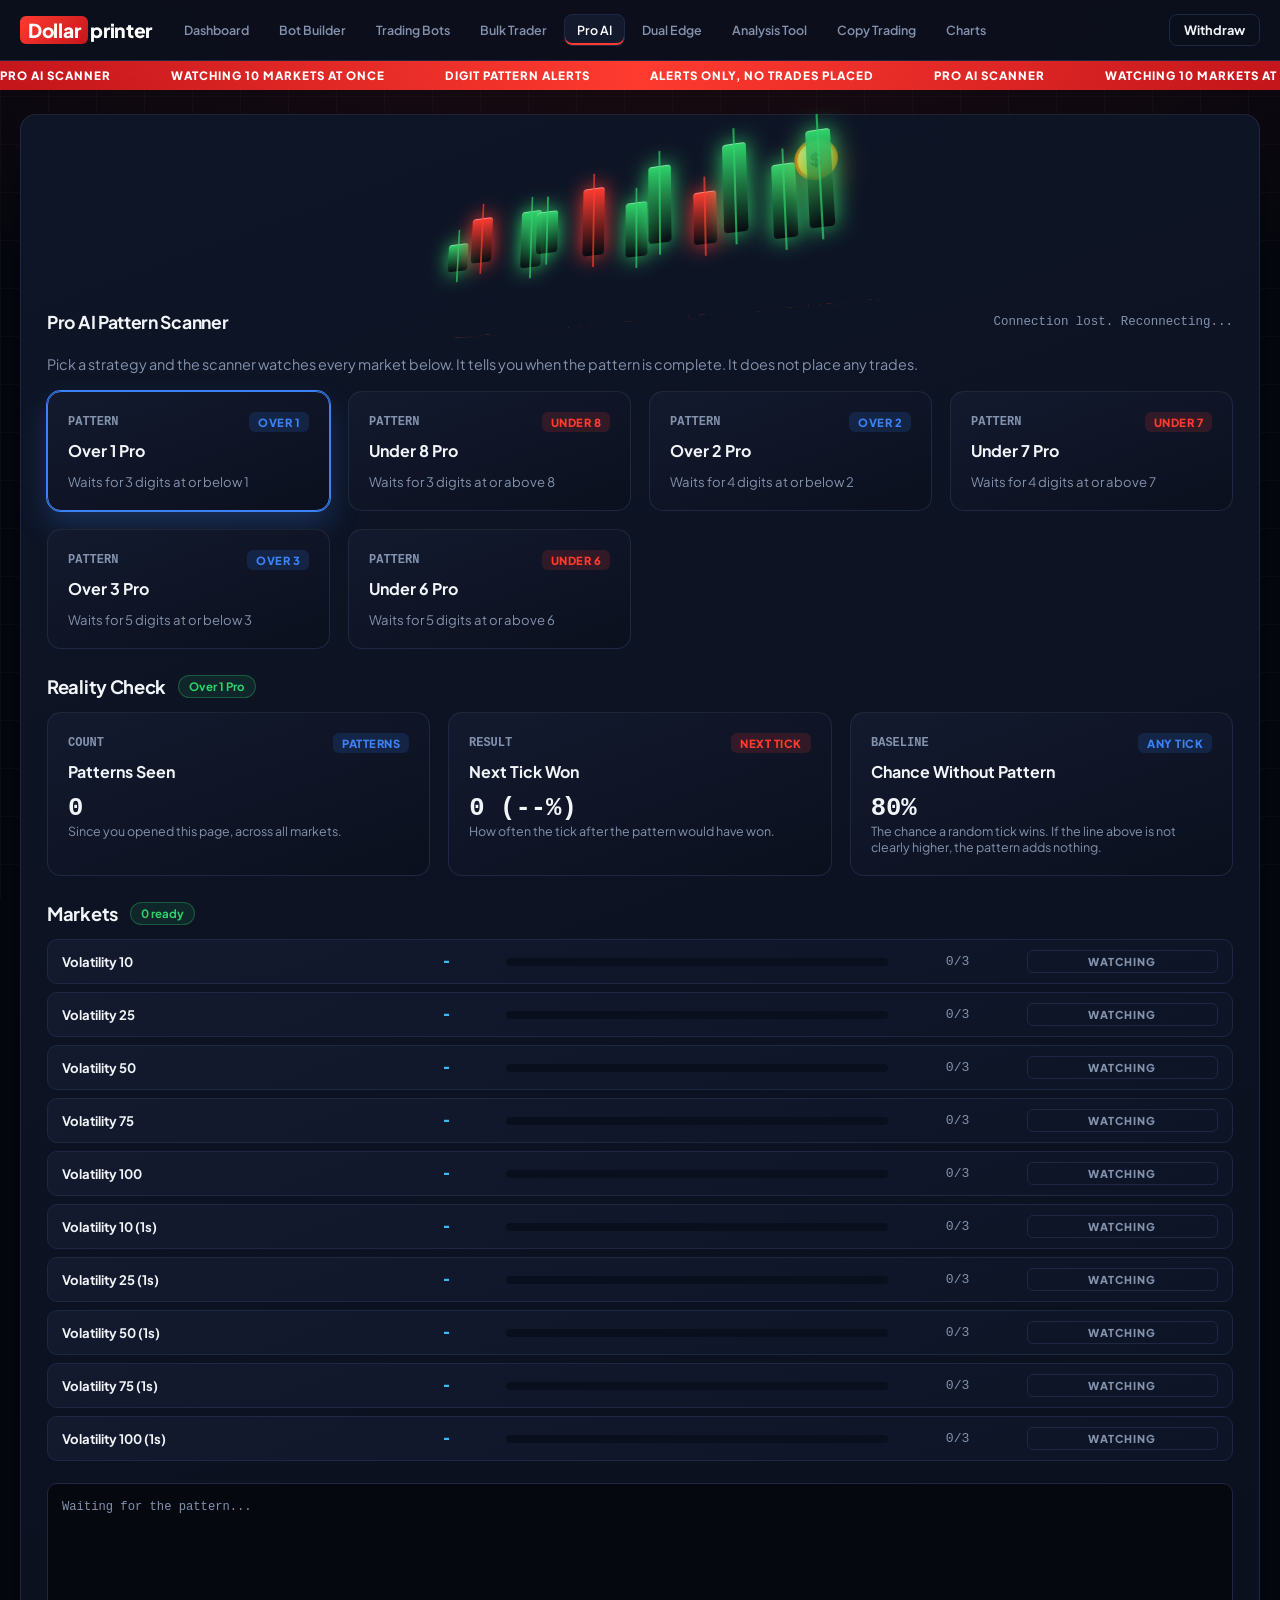
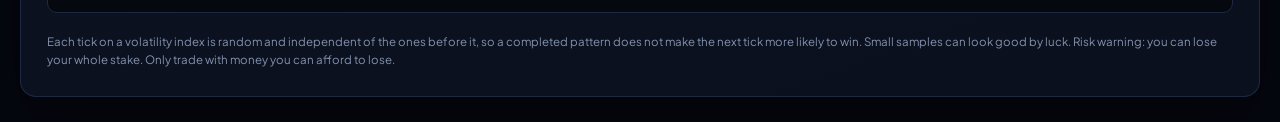
<file: pro-ai.html>
<!DOCTYPE html>
<html lang="en">
<head>
  <meta charset="UTF-8" />
  <meta name="viewport" content="width=device-width, initial-scale=1.0" />
  <title>TradersKit — Pro AI Scanner</title>
  <link rel="stylesheet" href="style.css" />
  <link href="https://fonts.googleapis.com/css2?family=Plus+Jakarta+Sans:wght@400;500;600;700;800&display=swap" rel="stylesheet">
  <style>
    .strategy-card { cursor: pointer; }
    .strategy-card.selected {
      border-color: var(--blue);
      box-shadow: 0 0 0 1px var(--blue), 0 14px 30px rgba(59, 130, 246, 0.25);
    }
    .strategy-card p { color: var(--text-muted); font-size: 0.82rem; margin-top: 4px; }

    .scan-table { display: flex; flex-direction: column; gap: 8px; margin-bottom: 22px; }
    .m-row {
      display: grid;
      grid-template-columns: 1.7fr 0.5fr 2fr 0.6fr 1fr;
      gap: 12px;
      align-items: center;
      background: linear-gradient(160deg, var(--bg-element), #0d1426);
      border: 1px solid var(--border);
      border-radius: 10px;
      padding: 10px 14px;
      font-size: 0.82rem;
      transition: border-color 0.2s, box-shadow 0.2s;
    }
    .m-row.ready { border-color: var(--green); box-shadow: 0 0 16px rgba(47, 211, 107, 0.25); }
    .m-name { font-weight: 700; }
    .m-digit { font-family: var(--mono); font-weight: 800; font-size: 1.1rem; color: var(--cyan); text-align: center; }
    .m-prog { height: 8px; background: #0a0f1d; border-radius: 4px; overflow: hidden; }
    .m-prog-fill { height: 100%; background: linear-gradient(90deg, #1d4ed8, var(--blue)); border-radius: 4px; transition: width 0.25s; }
    .m-row.ready .m-prog-fill { background: linear-gradient(90deg, #3be07f, var(--green)); }
    .m-count { font-family: var(--mono); color: var(--text-muted); text-align: center; }
    .m-chip {
      text-align: center; font-size: 0.68rem; font-weight: 800; letter-spacing: 1px;
      padding: 4px 8px; border-radius: 6px; border: 1px solid var(--border); color: var(--text-muted);
    }
    .m-row.ready .m-chip { color: var(--green); border-color: rgba(47, 211, 107, 0.5); background: rgba(47, 211, 107, 0.1); }
    @media (max-width: 640px) {
      .m-row { grid-template-columns: 1.6fr 0.5fr 0.6fr 1fr; }
      .m-prog { display: none; }
    }
  </style>
</head>
<body class="dash-body">

  <header class="dash-top-header">
    <div class="dash-header-left">
      <button class="menu-btn" id="menu-toggle-btn">☰</button>
      <div class="brand-logo-text" onclick="window.location.href='dashboard.html'">
        <span class="logo-box-red">Dollar</span><span class="logo-text-white">printer</span>
      </div>
    </div>
    <nav class="dash-nav-tabs" id="nav-tabs-container">
      <button class="nav-tab" onclick="window.location.href='dashboard.html'">Dashboard</button>
      <button class="nav-tab" onclick="window.location.href='bot-builder.html'">Bot Builder</button>
      <button class="nav-tab" onclick="window.location.href='trading-bots.html'">Trading Bots</button>
      <button class="nav-tab" onclick="window.location.href='bulk-trader.html'">Bulk Trader</button>
      <button class="nav-tab active" onclick="window.location.href='pro-ai.html'">Pro AI</button>
      <button class="nav-tab" onclick="window.location.href='dual-edge.html'">Dual Edge</button>
      <button class="nav-tab" onclick="window.location.href='analysis-tool.html'">Analysis Tool</button>
      <button class="nav-tab" onclick="window.location.href='copy-trading.html'">Copy Trading</button>
      <button class="nav-tab" onclick="window.location.href='charts.html'">Charts</button>
    </nav>
    <div class="dash-header-right">
      <button class="btn-withdraw" onclick="window.location.href='https://app.deriv.com/cashier'">Withdraw</button>
    </div>
  </header>

  <div class="red-announcement-ticker">
    <div class="marquee">
      <div class="marquee-track">
        <span>PRO AI SCANNER</span>
        <span>WATCHING 10 MARKETS AT ONCE</span>
        <span>DIGIT PATTERN ALERTS</span>
        <span>ALERTS ONLY, NO TRADES PLACED</span>
        <span>PRO AI SCANNER</span>
        <span>WATCHING 10 MARKETS AT ONCE</span>
        <span>DIGIT PATTERN ALERTS</span>
        <span>ALERTS ONLY, NO TRADES PLACED</span>
      </div>
    </div>
  </div>

  <main class="workspace-container">
    <section class="terminal-card-container">

      <div class="trade-scene" style="height: 150px; max-width: 480px; margin-bottom: 10px;" aria-hidden="true">
        <div class="trade-stage">
          <div class="trade-floor"></div>
          <div class="candle"     style="--i:0; --h:30px; --z:0px;"></div>
          <div class="candle red" style="--i:1; --h:48px; --z:20px;"></div>
          <div class="candle"     style="--i:2; --h:62px; --z:-15px;"></div>
          <div class="candle"     style="--i:3; --h:44px; --z:25px;"></div>
          <div class="candle red" style="--i:4; --h:72px; --z:0px;"></div>
          <div class="candle"     style="--i:5; --h:58px; --z:-20px;"></div>
          <div class="candle"     style="--i:6; --h:80px; --z:15px;"></div>
          <div class="candle red" style="--i:7; --h:54px; --z:-5px;"></div>
          <div class="candle"     style="--i:8; --h:90px; --z:20px;"></div>
          <div class="candle"     style="--i:9; --h:76px; --z:-15px;"></div>
          <div class="candle"     style="--i:10; --h:98px; --z:5px;"></div>
          <div class="coin" style="width: 42px; height: 42px; font-size: 1.1rem; border-width: 3px;">$</div>
        </div>
      </div>

      <div class="terminal-top-row">
        <h2>Pro AI Pattern Scanner</h2>
        <span id="scan-status" style="font-size: 0.78rem; color: var(--text-muted); font-family: var(--mono);">Connecting...</span>
      </div>
      <p style="color: var(--text-muted); margin-bottom: 18px; font-size: 0.9rem;">
        Pick a strategy and the scanner watches every market below. It tells you when the pattern is complete. It does not place any trades.
      </p>

      <!-- Strategy cards -->
      <div class="signals-cards-grid" id="strategy-grid" style="grid-template-columns: repeat(auto-fit, minmax(250px, 1fr)); margin-bottom: 26px;"></div>

      <!-- Reality check -->
      <div class="section-title-row">
        <h3>Reality Check</h3>
        <span class="signal-count-badge" id="rc-name">--</span>
      </div>
      <div class="signals-cards-grid" style="grid-template-columns: repeat(auto-fit, minmax(240px, 1fr)); margin-bottom: 26px;">
        <div class="signal-card">
          <div class="signal-card-header"><span class="sig-num">COUNT</span><span class="sig-tag fall">PATTERNS</span></div>
          <h4>Patterns Seen</h4>
          <p id="rc-triggers" style="font-family: var(--mono); font-size: 1.6rem; font-weight: 800;">0</p>
          <p style="color: var(--text-muted); font-size: 0.78rem;">Since you opened this page, across all markets.</p>
        </div>
        <div class="signal-card">
          <div class="signal-card-header"><span class="sig-num">RESULT</span><span class="sig-tag odd">NEXT TICK</span></div>
          <h4>Next Tick Won</h4>
          <p id="rc-wins" style="font-family: var(--mono); font-size: 1.6rem; font-weight: 800;">0 (--%)</p>
          <p style="color: var(--text-muted); font-size: 0.78rem;">How often the tick after the pattern would have won.</p>
        </div>
        <div class="signal-card">
          <div class="signal-card-header"><span class="sig-num">BASELINE</span><span class="sig-tag fall">ANY TICK</span></div>
          <h4>Chance Without Pattern</h4>
          <p id="rc-base" style="font-family: var(--mono); font-size: 1.6rem; font-weight: 800;">--%</p>
          <p style="color: var(--text-muted); font-size: 0.78rem;">The chance a random tick wins. If the line above is not clearly higher, the pattern adds nothing.</p>
        </div>
      </div>

      <!-- Market scanner -->
      <div class="section-title-row">
        <h3>Markets</h3>
        <span class="signal-count-badge" id="ready-count">0 ready</span>
      </div>
      <div class="scan-table" id="scan-table"></div>

      <!-- Log -->
      <div id="scan-log" class="terminal-log-box">Waiting for the pattern...</div>

      <p style="margin-top: 20px; font-size: 0.72rem; line-height: 1.6; color: var(--text-muted);">
        Each tick on a volatility index is random and independent of the ones before it, so a completed pattern does not make the next tick more likely to win. Small samples can look good by luck. Risk warning: you can lose your whole stake. Only trade with money you can afford to lose.
      </p>
    </section>
  </main>

  <script>
    // ---------- Mobile hamburger menu toggle ----------
    const menuToggle = document.getElementById("menu-toggle-btn");
    const navTabs = document.getElementById("nav-tabs-container");
    if (menuToggle && navTabs) {
      menuToggle.addEventListener("click", () => navTabs.classList.toggle("mobile-open"));
    }

    // ---------- Settings ----------
    const APP_ID = 1089;
    const KEEP_DIGITS = 30;

    const STRATEGIES = [
      { id: "over1",  label: "Over 1 Pro",  kind: "over",  barrier: 1, streak: 3 },
      { id: "under8", label: "Under 8 Pro", kind: "under", barrier: 8, streak: 3 },
      { id: "over2",  label: "Over 2 Pro",  kind: "over",  barrier: 2, streak: 4 },
      { id: "under7", label: "Under 7 Pro", kind: "under", barrier: 7, streak: 4 },
      { id: "over3",  label: "Over 3 Pro",  kind: "over",  barrier: 3, streak: 5 },
      { id: "under6", label: "Under 6 Pro", kind: "under", barrier: 6, streak: 5 }
    ];

    const MARKET_LIST = [
      { symbol: "R_10",     label: "Volatility 10" },
      { symbol: "R_25",     label: "Volatility 25" },
      { symbol: "R_50",     label: "Volatility 50" },
      { symbol: "R_75",     label: "Volatility 75" },
      { symbol: "R_100",    label: "Volatility 100" },
      { symbol: "1HZ10V",   label: "Volatility 10 (1s)" },
      { symbol: "1HZ25V",   label: "Volatility 25 (1s)" },
      { symbol: "1HZ50V",   label: "Volatility 50 (1s)" },
      { symbol: "1HZ75V",   label: "Volatility 75 (1s)" },
      { symbol: "1HZ100V",  label: "Volatility 100 (1s)" }
    ];

    // ---------- State ----------
    let socket;
    let current = STRATEGIES[0];
    let stats = { triggers: 0, wins: 0 };
    const markets = {};
    MARKET_LIST.forEach(m => {
      markets[m.symbol] = { label: m.label, pip: 2, digits: [], streak: 0, last: null, ready: false };
    });

    // ---------- Strategy rules ----------
    function matches(d) {
      return current.kind === "over" ? d <= current.barrier : d >= current.barrier;
    }
    function nextWins(d) {
      return current.kind === "over" ? d > current.barrier : d < current.barrier;
    }
    function baselinePct() {
      return current.kind === "over" ? (9 - current.barrier) * 10 : current.barrier * 10;
    }
    function describe(s) {
      return s.kind === "over"
        ? "Waits for " + s.streak + " digits at or below " + s.barrier
        : "Waits for " + s.streak + " digits at or above " + s.barrier;
    }

    function recomputeStreak(m) {
      let n = 0;
      for (let i = m.digits.length - 1; i >= 0; i--) {
        if (matches(m.digits[i])) n++;
        else break;
      }
      m.streak = n;
      m.ready = n >= current.streak;
    }

    // ---------- Rendering ----------
    function renderStrategies() {
      const grid = document.getElementById("strategy-grid");
      grid.innerHTML = STRATEGIES.map(s =>
        '<div class="signal-card strategy-card' + (s.id === current.id ? " selected" : "") + '" data-id="' + s.id + '">' +
          '<div class="signal-card-header">' +
            '<span class="sig-num">PATTERN</span>' +
            '<span class="sig-tag ' + (s.kind === "over" ? "fall" : "odd") + '">' + s.kind.toUpperCase() + " " + s.barrier + '</span>' +
          '</div>' +
          '<h4>' + s.label + '</h4>' +
          '<p>' + describe(s) + '</p>' +
        '</div>'
      ).join("");

      grid.querySelectorAll(".strategy-card").forEach(card => {
        card.addEventListener("click", () => selectStrategy(card.dataset.id));
      });
    }

    function renderStats() {
      document.getElementById("rc-name").textContent = current.label;
      document.getElementById("rc-triggers").textContent = stats.triggers;
      const pct = stats.triggers ? ((stats.wins / stats.triggers) * 100).toFixed(1) + "%" : "--%";
      document.getElementById("rc-wins").textContent = stats.wins + " (" + pct + ")";
      document.getElementById("rc-base").textContent = baselinePct() + "%";
    }

    function renderMarkets() {
      let readyCount = 0;
      const html = MARKET_LIST.map(info => {
        const m = markets[info.symbol];
        if (m.ready) readyCount++;
        const shown = Math.min(m.streak, current.streak);
        const width = (shown / current.streak) * 100;
        return '<div class="m-row' + (m.ready ? " ready" : "") + '">' +
          '<span class="m-name">' + m.label + '</span>' +
          '<span class="m-digit">' + (m.last === null ? "-" : m.last) + '</span>' +
          '<div class="m-prog"><div class="m-prog-fill" style="width:' + width + '%"></div></div>' +
          '<span class="m-count">' + shown + "/" + current.streak + '</span>' +
          '<span class="m-chip">' + (m.ready ? "READY" : "WATCHING") + '</span>' +
        '</div>';
      }).join("");
      document.getElementById("scan-table").innerHTML = html;
      document.getElementById("ready-count").textContent = readyCount + " ready";
    }

    function logLine(text) {
      const box = document.getElementById("scan-log");
      if (!box.dataset.started) { box.textContent = ""; box.dataset.started = "1"; }
      const line = document.createElement("div");
      line.textContent = "[" + new Date().toLocaleTimeString() + "] " + text;
      box.appendChild(line);
      while (box.children.length > 100) box.removeChild(box.firstChild);
      box.scrollTop = box.scrollHeight;
    }

    // ---------- Strategy switch ----------
    function selectStrategy(id) {
      current = STRATEGIES.find(s => s.id === id) || current;
      stats = { triggers: 0, wins: 0 };
      MARKET_LIST.forEach(info => recomputeStreak(markets[info.symbol]));
      renderStrategies();
      renderStats();
      renderMarkets();
      logLine("Strategy changed to " + current.label + ". Counts reset.");
    }

    // ---------- Ticks ----------
    function digitOf(price, pip) {
      return parseInt(Number(price).toFixed(pip).slice(-1), 10);
    }

    function onHistory(symbol, prices, pip) {
      const m = markets[symbol];
      if (!m) return;
      m.pip = pip || 2;
      m.digits = prices.map(p => digitOf(p, m.pip)).slice(-KEEP_DIGITS);
      m.last = m.digits[m.digits.length - 1];
      recomputeStreak(m);
    }

    function onTick(tick) {
      const m = markets[tick.symbol];
      if (!m) return;
      m.pip = tick.pip_size || m.pip;
      const d = digitOf(tick.quote, m.pip);

      // If the pattern was complete before this tick, this tick is the "next tick"
      if (m.streak >= current.streak) {
        stats.triggers++;
        if (nextWins(d)) stats.wins++;
      }

      m.digits.push(d);
      if (m.digits.length > KEEP_DIGITS) m.digits.shift();
      m.last = d;

      const wasReady = m.ready;
      m.streak = matches(d) ? m.streak + 1 : 0;
      m.ready = m.streak >= current.streak;

      if (!wasReady && m.ready) {
        logLine(m.label + ": " + current.label + " pattern complete (" + current.streak + " in a row). Next tick is the entry tick.");
      }

      renderStats();
      renderMarkets();
    }

    // ---------- Connection ----------
    function connect() {
      socket = new WebSocket("wss://ws.derivws.com/websockets/v3?app_id=" + APP_ID);

      socket.onopen = () => {
        document.getElementById("scan-status").textContent = "Watching " + MARKET_LIST.length + " markets";
        MARKET_LIST.forEach(info => {
          socket.send(JSON.stringify({
            ticks_history: info.symbol,
            count: KEEP_DIGITS,
            end: "latest",
            style: "ticks",
            subscribe: 1
          }));
        });
      };

      socket.onmessage = (event) => {
        const data = JSON.parse(event.data);
        if (data.error) {
          document.getElementById("scan-status").textContent = "Error: " + data.error.message;
          return;
        }
        if (data.msg_type === "history") {
          onHistory(data.echo_req.ticks_history, data.history.prices, data.pip_size);
          renderMarkets();
        }
        if (data.msg_type === "tick") onTick(data.tick);
      };

      socket.onclose = () => {
        document.getElementById("scan-status").textContent = "Connection lost. Reconnecting...";
        setTimeout(connect, 3000);
      };
    }

    renderStrategies();
    renderStats();
    renderMarkets();
    connect();
  </script>
</body>
</html>
</file>
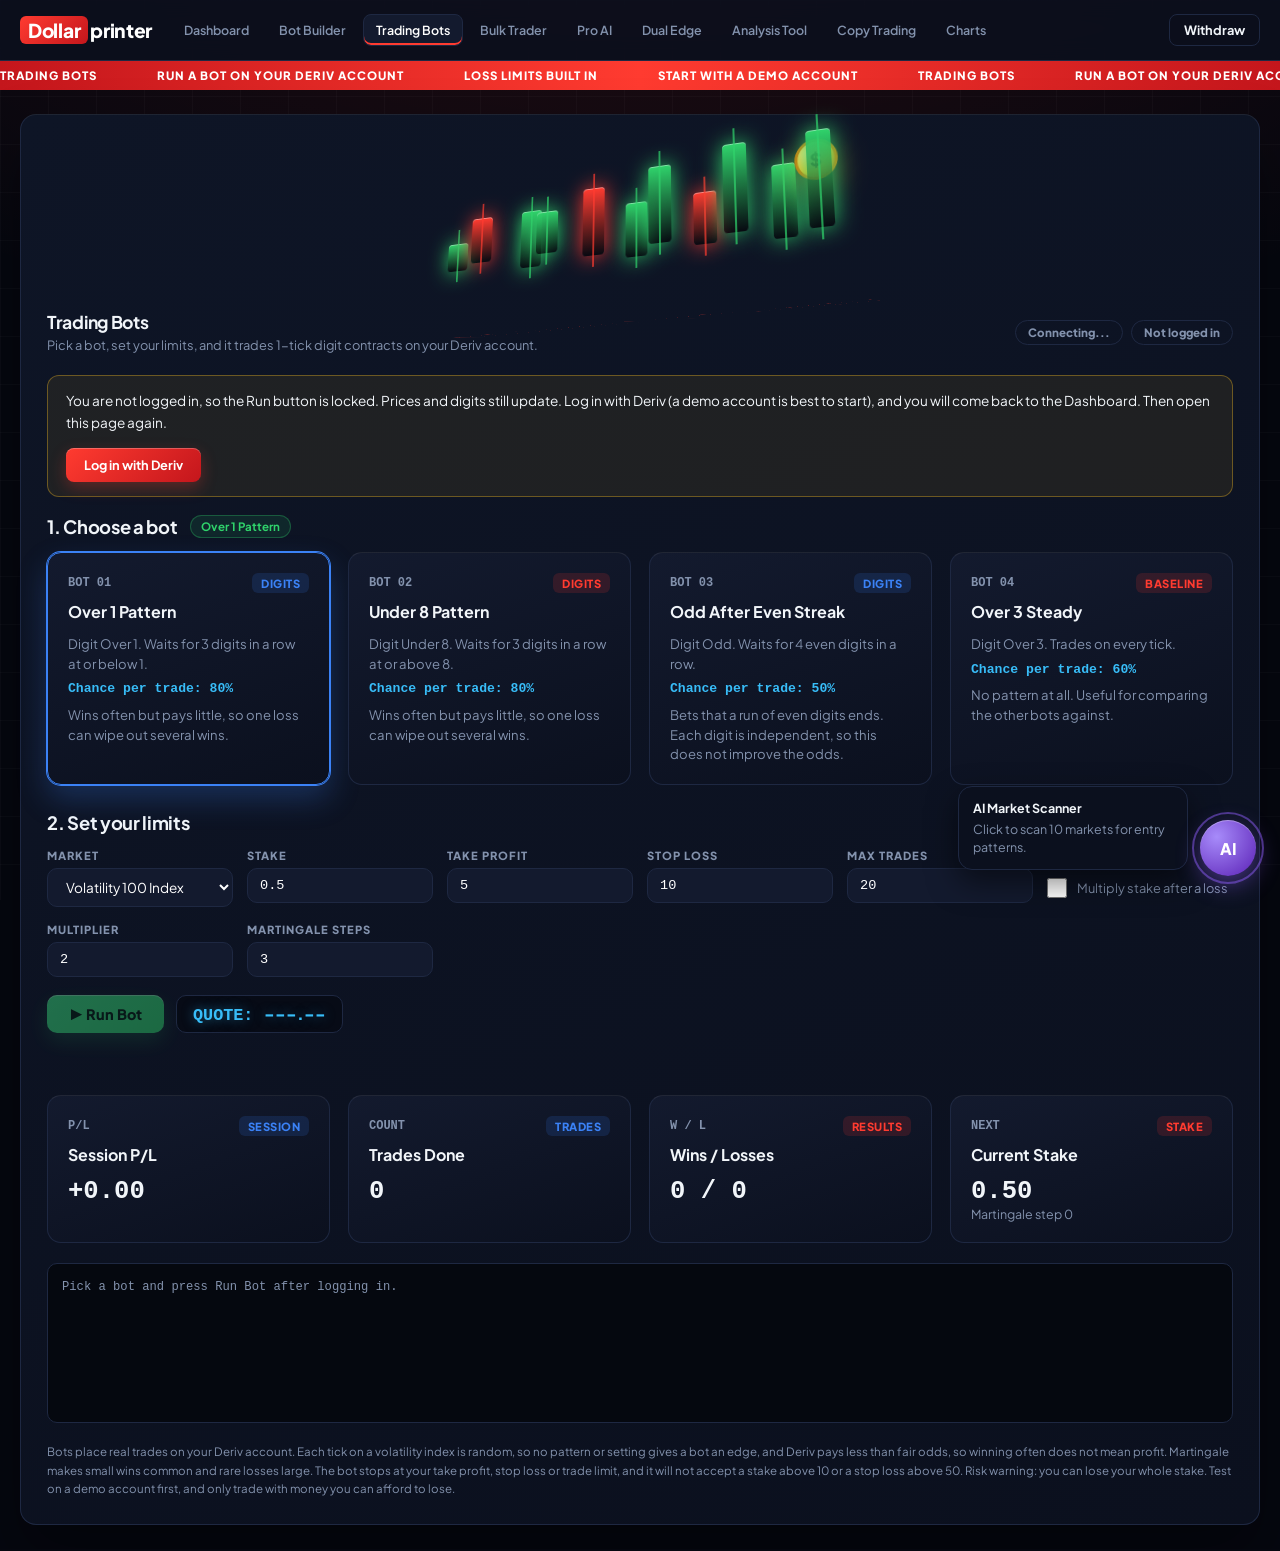
<file: trading-bots.html>
<!DOCTYPE html>
<html lang="en">
<head>
  <meta charset="UTF-8" />
  <meta name="viewport" content="width=device-width, initial-scale=1.0" />
  <title>TradersKit — Trading Bots</title>
  <link rel="stylesheet" href="style.css" />
  <link href="https://fonts.googleapis.com/css2?family=Plus+Jakarta+Sans:wght@400;500;600;700;800&display=swap" rel="stylesheet">
  <style>
    .field-label { display: block; font-size: 0.7rem; font-weight: 800; letter-spacing: 1px; color: var(--text-muted); margin-bottom: 6px; text-transform: uppercase; }
    .settings-grid { display: grid; grid-template-columns: repeat(auto-fit, minmax(160px, 1fr)); gap: 14px; margin-bottom: 18px; }
    .settings-grid .select-box, .settings-grid .token-input-sm { width: 100%; }
    .toggle-row { display: flex; align-items: center; gap: 10px; height: 40px; }
    .toggle-row input { width: 20px; height: 20px; accent-color: var(--green); cursor: pointer; }
    .stat-value { font-family: var(--mono); font-size: 1.6rem; font-weight: 800; }

    .pill-row { display: flex; gap: 8px; flex-wrap: wrap; }
    .pill-state { font-size: 0.72rem; font-weight: 800; padding: 4px 12px; border-radius: 99px; border: 1px solid var(--border); color: var(--text-muted); }
    .pill-state.on { color: var(--green); border-color: rgba(47, 211, 107, 0.5); background: rgba(47, 211, 107, 0.1); }
    .pill-state.warn { color: var(--gold); border-color: rgba(251, 191, 36, 0.5); background: rgba(251, 191, 36, 0.1); }
    .pill-state.bad { color: var(--red); border-color: rgba(255, 59, 48, 0.5); background: rgba(255, 59, 48, 0.1); }

    .bot-card { cursor: pointer; }
    .bot-card.selected { border-color: var(--blue); box-shadow: 0 0 0 1px var(--blue), 0 14px 30px rgba(59, 130, 246, 0.25); }
    .bot-card p { color: var(--text-muted); font-size: 0.82rem; margin-top: 6px; line-height: 1.5; }
    .bot-card p.chance { color: var(--cyan); font-family: var(--mono); font-weight: 700; }

    .banner {
      background: rgba(251, 191, 36, 0.08);
      border: 1px solid rgba(251, 191, 36, 0.35);
      border-radius: 12px;
      padding: 14px 18px;
      margin-bottom: 18px;
      font-size: 0.85rem;
      line-height: 1.6;
      display: flex; gap: 14px; align-items: center; justify-content: space-between; flex-wrap: wrap;
    }
    .banner.real { background: rgba(255, 59, 48, 0.08); border-color: rgba(255, 59, 48, 0.4); justify-content: flex-start; }
    .banner.real input { width: 20px; height: 20px; accent-color: var(--red); }

    .chip-row { display: flex; gap: 6px; flex-wrap: wrap; margin: 4px 0 18px; min-height: 30px; }
    .chip {
      width: 30px; height: 30px; display: inline-flex; align-items: center; justify-content: center;
      border-radius: 8px; font-family: var(--mono); font-weight: 700; font-size: 0.82rem;
      border: 1px solid var(--border); background: var(--bg-element);
    }
    .chip.last { border-color: var(--cyan); color: var(--cyan); }
    .btn-stop { background: linear-gradient(135deg, var(--red), var(--red-deep)) !important; color: #fff !important; }
    .btn-run-bot:disabled { opacity: 0.45; cursor: not-allowed; transform: none; }
  </style>
</head>
<body class="dash-body">

  <header class="dash-top-header">
    <div class="dash-header-left">
      <button class="menu-btn" id="menu-toggle-btn">☰</button>
      <div class="brand-logo-text" onclick="window.location.href='dashboard.html'">
        <span class="logo-box-red">Dollar</span><span class="logo-text-white">printer</span>
      </div>
    </div>
    <nav class="dash-nav-tabs" id="nav-tabs-container">
      <button class="nav-tab" onclick="window.location.href='dashboard.html'">Dashboard</button>
      <button class="nav-tab" onclick="window.location.href='bot-builder.html'">Bot Builder</button>
      <button class="nav-tab active" onclick="window.location.href='trading-bots.html'">Trading Bots</button>
      <button class="nav-tab" onclick="window.location.href='bulk-trader.html'">Bulk Trader</button>
      <button class="nav-tab" onclick="window.location.href='pro-ai.html'">Pro AI</button>
      <button class="nav-tab" onclick="window.location.href='dual-edge.html'">Dual Edge</button>
      <button class="nav-tab" onclick="window.location.href='analysis-tool.html'">Analysis Tool</button>
      <button class="nav-tab" onclick="window.location.href='copy-trading.html'">Copy Trading</button>
      <button class="nav-tab" onclick="window.location.href='charts.html'">Charts</button>
    </nav>
    <div class="dash-header-right">
      <button class="btn-withdraw" onclick="window.location.href='https://app.deriv.com/cashier'">Withdraw</button>
    </div>
  </header>

  <div class="red-announcement-ticker">
    <div class="marquee">
      <div class="marquee-track">
        <span>TRADING BOTS</span>
        <span>RUN A BOT ON YOUR DERIV ACCOUNT</span>
        <span>LOSS LIMITS BUILT IN</span>
        <span>START WITH A DEMO ACCOUNT</span>
        <span>TRADING BOTS</span>
        <span>RUN A BOT ON YOUR DERIV ACCOUNT</span>
        <span>LOSS LIMITS BUILT IN</span>
        <span>START WITH A DEMO ACCOUNT</span>
      </div>
    </div>
  </div>

  <main class="workspace-container">
    <section class="terminal-card-container">

      <div class="trade-scene" style="height: 150px; max-width: 480px; margin-bottom: 10px;" aria-hidden="true">
        <div class="trade-stage">
          <div class="trade-floor"></div>
          <div class="candle"     style="--i:0; --h:30px; --z:0px;"></div>
          <div class="candle red" style="--i:1; --h:48px; --z:20px;"></div>
          <div class="candle"     style="--i:2; --h:62px; --z:-15px;"></div>
          <div class="candle"     style="--i:3; --h:44px; --z:25px;"></div>
          <div class="candle red" style="--i:4; --h:72px; --z:0px;"></div>
          <div class="candle"     style="--i:5; --h:58px; --z:-20px;"></div>
          <div class="candle"     style="--i:6; --h:80px; --z:15px;"></div>
          <div class="candle red" style="--i:7; --h:54px; --z:-5px;"></div>
          <div class="candle"     style="--i:8; --h:90px; --z:20px;"></div>
          <div class="candle"     style="--i:9; --h:76px; --z:-15px;"></div>
          <div class="candle"     style="--i:10; --h:98px; --z:5px;"></div>
          <div class="coin" style="width: 42px; height: 42px; font-size: 1.1rem; border-width: 3px;">$</div>
        </div>
      </div>

      <div class="terminal-top-row">
        <div>
          <h2>Trading Bots</h2>
          <p style="color: var(--text-muted); font-size: 0.8rem; margin-top: 4px;">Pick a bot, set your limits, and it trades 1-tick digit contracts on your Deriv account.</p>
        </div>
        <div class="pill-row">
          <span class="pill-state" id="pill-conn">Connecting...</span>
          <span class="pill-state" id="pill-acct">Not logged in</span>
        </div>
      </div>

      <!-- Login banner (hidden once logged in) -->
      <div class="banner" id="tb-login">
        <span>You are not logged in, so the Run button is locked. Prices and digits still update. Log in with Deriv (a demo account is best to start), and you will come back to the Dashboard. Then open this page again.</span>
        <a id="tb-login-link" href="#" class="btn-deriv-login">Log in with Deriv</a>
      </div>

      <!-- Real money confirmation (shown only for real accounts) -->
      <div class="banner real" id="tb-real" style="display: none;">
        <input type="checkbox" id="tb-confirm-real" />
        <label for="tb-confirm-real">I understand this bot trades with REAL money on my account and I can lose it.</label>
      </div>

      <!-- 1. Choose a bot -->
      <div class="section-title-row">
        <h3>1. Choose a bot</h3>
        <span class="signal-count-badge" id="tb-selected">--</span>
      </div>
      <div class="signals-cards-grid" id="tb-bots" style="grid-template-columns: repeat(auto-fit, minmax(250px, 1fr)); margin-bottom: 26px;"></div>

      <!-- 2. Settings -->
      <div class="section-title-row">
        <h3>2. Set your limits</h3>
      </div>
      <div class="settings-grid">
        <div>
          <label class="field-label" for="tb-market">Market</label>
          <select id="tb-market" class="select-box">
            <option value="R_100">Volatility 100 Index</option>
            <option value="1HZ100V">Volatility 100 (1s) Index</option>
            <option value="R_75">Volatility 75 Index</option>
            <option value="R_50">Volatility 50 Index</option>
            <option value="R_25">Volatility 25 Index</option>
            <option value="R_10">Volatility 10 Index</option>
            <option value="1HZ10V">Volatility 10 (1s) Index</option>
            <option value="1HZ25V">Volatility 25 (1s) Index</option>
            <option value="1HZ50V">Volatility 50 (1s) Index</option>
            <option value="1HZ75V">Volatility 75 (1s) Index</option>
          </select>
        </div>
        <div>
          <label class="field-label" for="tb-stake">Stake</label>
          <input type="number" id="tb-stake" value="0.5" min="0.35" step="0.05" class="token-input-sm" />
        </div>
        <div>
          <label class="field-label" for="tb-tp">Take profit</label>
          <input type="number" id="tb-tp" value="5" min="0.1" step="0.5" class="token-input-sm" />
        </div>
        <div>
          <label class="field-label" for="tb-sl">Stop loss</label>
          <input type="number" id="tb-sl" value="10" min="0.1" step="0.5" class="token-input-sm" />
        </div>
        <div>
          <label class="field-label" for="tb-max">Max trades</label>
          <input type="number" id="tb-max" value="20" min="1" step="1" class="token-input-sm" />
        </div>
        <div>
          <label class="field-label" for="tb-mart">Martingale</label>
          <div class="toggle-row"><input type="checkbox" id="tb-mart" /><span style="font-size: 0.8rem; color: var(--text-muted);">Multiply stake after a loss</span></div>
        </div>
        <div>
          <label class="field-label" for="tb-mult">Multiplier</label>
          <input type="number" id="tb-mult" value="2" min="1.1" step="0.1" class="token-input-sm" />
        </div>
        <div>
          <label class="field-label" for="tb-steps">Martingale steps</label>
          <input type="number" id="tb-steps" value="3" min="1" step="1" class="token-input-sm" />
        </div>
      </div>

      <!-- Controls -->
      <div style="display: flex; gap: 12px; flex-wrap: wrap; align-items: center; margin-bottom: 14px;">
        <button class="btn-run-bot" id="tb-run" disabled>▶ Run Bot</button>
        <button class="action-pill" id="tb-disconnect" style="display: none;">Disconnect</button>
        <div class="live-quote-box">QUOTE: <span id="tb-quote">---.--</span></div>
      </div>

      <!-- Last digits -->
      <div class="chip-row" id="tb-digits"></div>

      <!-- Scoreboard -->
      <div class="signals-cards-grid" style="grid-template-columns: repeat(auto-fit, minmax(190px, 1fr)); margin-bottom: 20px;">
        <div class="signal-card">
          <div class="signal-card-header"><span class="sig-num">P/L</span><span class="sig-tag fall">SESSION</span></div>
          <h4>Session P/L</h4>
          <p class="stat-value" id="tb-pl">0.00</p>
        </div>
        <div class="signal-card">
          <div class="signal-card-header"><span class="sig-num">COUNT</span><span class="sig-tag fall">TRADES</span></div>
          <h4>Trades Done</h4>
          <p class="stat-value" id="tb-trades">0</p>
        </div>
        <div class="signal-card">
          <div class="signal-card-header"><span class="sig-num">W / L</span><span class="sig-tag odd">RESULTS</span></div>
          <h4>Wins / Losses</h4>
          <p class="stat-value" id="tb-wl">0 / 0</p>
        </div>
        <div class="signal-card">
          <div class="signal-card-header"><span class="sig-num">NEXT</span><span class="sig-tag odd">STAKE</span></div>
          <h4>Current Stake</h4>
          <p class="stat-value" id="tb-stake-now">0.00</p>
          <p style="color: var(--text-muted); font-size: 0.78rem;" id="tb-step">Martingale step 0</p>
        </div>
      </div>

      <!-- Log -->
      <div id="tb-log" class="terminal-log-box" style="height: 160px;">Pick a bot and press Run Bot after logging in.</div>

      <!-- CHANGED: the caps are now filled in by the script, so the text no longer shows "${10}" -->
      <p style="margin-top: 20px; font-size: 0.72rem; line-height: 1.6; color: var(--text-muted);">
        Bots place real trades on your Deriv account. Each tick on a volatility index is random, so no pattern or setting gives a bot an edge, and Deriv pays less than fair odds, so winning often does not mean profit. Martingale makes small wins common and rare losses large. The bot stops at your take profit, stop loss or trade limit, and it will not accept a stake above <span id="cap-stake">10</span> or a stop loss above <span id="cap-loss">50</span>. Risk warning: you can lose your whole stake. Test on a demo account first, and only trade with money you can afford to lose.
      </p>
    </section>
  </main>

  <!-- CHANGED: ai-assistant.js added -->
  <script src="bot-engine.js"></script>
  <script src="ai-assistant.js"></script>
  <script>
    // ---------- Mobile hamburger menu toggle ----------
    const menuToggle = document.getElementById("menu-toggle-btn");
    const navTabs = document.getElementById("nav-tabs-container");
    if (menuToggle && navTabs) {
      menuToggle.addEventListener("click", () => navTabs.classList.toggle("mobile-open"));
    }

    const $ = id => document.getElementById(id);

    // Show the real caps in the disclaimer
    $("cap-stake").textContent = DPBot.LIMITS.maxStake;
    $("cap-loss").textContent = DPBot.LIMITS.maxLoss;

    // ---------- The bots ----------
    const BOTS = [
      {
        id: "over1", name: "Over 1 Pattern", tag: "DIGITS", tone: "fall",
        contract: { type: "DIGITOVER", barrier: 1 },
        entry: { kind: "streak", test: "le", value: 1, length: 3 },
        note: "Wins often but pays little, so one loss can wipe out several wins."
      },
      {
        id: "under8", name: "Under 8 Pattern", tag: "DIGITS", tone: "odd",
        contract: { type: "DIGITUNDER", barrier: 8 },
        entry: { kind: "streak", test: "ge", value: 8, length: 3 },
        note: "Wins often but pays little, so one loss can wipe out several wins."
      },
      {
        id: "oddafter", name: "Odd After Even Streak", tag: "DIGITS", tone: "fall",
        contract: { type: "DIGITODD" },
        entry: { kind: "streak", test: "even", value: 0, length: 4 },
        note: "Bets that a run of even digits ends. Each digit is independent, so this does not improve the odds."
      },
      {
        id: "over3", name: "Over 3 Steady", tag: "BASELINE", tone: "odd",
        contract: { type: "DIGITOVER", barrier: 3 },
        entry: { kind: "always" },
        note: "No pattern at all. Useful for comparing the other bots against."
      }
    ];
    let current = BOTS[0];
    let scannerMarket = null;

    // CHANGED: a bot chosen in the Entry Scanner shows up as the first card
    (function loadScannerPick() {
      let raw = null;
      try {
        raw = sessionStorage.getItem("dp_scanner_pick");
        sessionStorage.removeItem("dp_scanner_pick");
      } catch (e) { /* ignore */ }
      if (!raw) return;

      try {
        const p = JSON.parse(raw);
        const isOver = p.side === "over";
        const barrierOk = isOver ? (p.barrier >= 0 && p.barrier <= 8) : (p.barrier >= 1 && p.barrier <= 9);
        const lengthOk = p.length >= 1 && p.length <= 10;
        const option = document.querySelector('#tb-market option[value="' + p.symbol + '"]');
        if (!barrierOk || !lengthOk || !option) return;

        const bot = {
          id: "scanner",
          name: "Scanner Pick: " + (isOver ? "Over " : "Under ") + p.barrier,
          tag: "SCANNER", tone: "fall",
          contract: { type: isOver ? "DIGITOVER" : "DIGITUNDER", barrier: p.barrier },
          entry: { kind: "streak", test: isOver ? "le" : "ge", value: p.barrier, length: p.length },
          note: "Loaded from the Entry Scanner for " + option.textContent + ". A strong past result does not make the next tick more likely to win."
        };
        BOTS.unshift(bot);
        current = bot;
        scannerMarket = p.symbol;
      } catch (e) { /* ignore a broken pick */ }
    })();

    const LOCK_IDS = ["tb-market", "tb-stake", "tb-tp", "tb-sl", "tb-max", "tb-mart", "tb-mult", "tb-steps", "tb-confirm-real"];

    // ---------- Log ----------
    function logLine(text, color) {
      const box = $("tb-log");
      if (!box.dataset.started) { box.textContent = ""; box.dataset.started = "1"; }
      const line = document.createElement("div");
      line.textContent = "[" + new Date().toLocaleTimeString() + "] " + text;
      if (color) line.style.color = color;
      box.appendChild(line);
      while (box.children.length > 120) box.removeChild(box.firstChild);
      box.scrollTop = box.scrollHeight;
    }

    // ---------- Bot cards ----------
    function renderBots() {
      $("tb-bots").innerHTML = BOTS.map(function (b, i) {
        return '<div class="signal-card bot-card' + (b.id === current.id ? " selected" : "") + '" data-id="' + b.id + '">' +
          '<div class="signal-card-header">' +
            '<span class="sig-num">BOT 0' + (i + 1) + '</span>' +
            '<span class="sig-tag ' + b.tone + '">' + b.tag + '</span>' +
          '</div>' +
          '<h4>' + b.name + '</h4>' +
          '<p>' + DPBot.describeContract(b.contract) + '. ' + DPBot.describeEntry(b.entry) + '.</p>' +
          '<p class="chance">Chance per trade: ' + DPBot.chance(b.contract) + '%</p>' +
          '<p>' + b.note + '</p>' +
        '</div>';
      }).join("");

      document.querySelectorAll(".bot-card").forEach(function (card) {
        card.addEventListener("click", function () {
          if (DPBot.snapshot().running) return;
          current = BOTS.find(function (b) { return b.id === card.dataset.id; }) || current;
          renderBots();
        });
      });
      $("tb-selected").textContent = current.name;
    }

    // ---------- Settings ----------
    function readSettings() {
      return {
        stake: parseFloat($("tb-stake").value),
        tp: parseFloat($("tb-tp").value),
        sl: parseFloat($("tb-sl").value),
        maxTrades: parseInt($("tb-max").value, 10),
        martingale: $("tb-mart").checked,
        multiplier: parseFloat($("tb-mult").value),
        maxSteps: parseInt($("tb-steps").value, 10),
        confirmReal: $("tb-confirm-real").checked
      };
    }

    // ---------- Screen updates ----------
    function onUpdate(s) {
      const conn = $("pill-conn");
      conn.textContent = s.connected ? "API Connected" : "Connecting...";
      conn.className = "pill-state" + (s.connected ? " on" : "");

      const acct = $("pill-acct");
      if (s.authorized && s.account) {
        acct.textContent = s.account.loginid + (s.account.isVirtual ? " (Demo) " : " (REAL) ") +
                           s.account.balance.toFixed(2) + " " + s.account.currency;
        acct.className = "pill-state " + (s.account.isVirtual ? "on" : "bad");
      } else {
        acct.textContent = "Not logged in";
        acct.className = "pill-state";
      }

      $("tb-login").style.display = s.authorized ? "none" : "flex";
      $("tb-real").style.display = (s.authorized && s.account && !s.account.isVirtual) ? "flex" : "none";
      $("tb-disconnect").style.display = s.authorized ? "inline-block" : "none";

      $("tb-quote").textContent = s.quote || "---.--";

      const last = s.digits.slice(-12);
      $("tb-digits").innerHTML = last.map(function (d, i) {
        return '<span class="chip' + (i === last.length - 1 ? " last" : "") + '">' + d + "</span>";
      }).join("");

      const plEl = $("tb-pl");
      plEl.textContent = (s.profit >= 0 ? "+" : "-") + Math.abs(s.profit).toFixed(2);
      plEl.style.color = s.profit > 0 ? "var(--green)" : s.profit < 0 ? "var(--red)" : "var(--text-main)";
      $("tb-trades").textContent = s.trades;
      $("tb-wl").textContent = s.wins + " / " + s.losses;
      $("tb-stake-now").textContent = s.running ? s.stake.toFixed(2) : (parseFloat($("tb-stake").value) || 0).toFixed(2);
      $("tb-step").textContent = "Martingale step " + s.step;

      const run = $("tb-run");
      run.textContent = s.running ? "■ Stop Bot" : "▶ Run Bot";
      run.classList.toggle("btn-stop", s.running);
      run.disabled = !s.authorized && !s.running;

      LOCK_IDS.forEach(function (id) { $(id).disabled = s.running; });
      $("tb-market").value = s.symbol;
    }

    // ---------- Buttons ----------
    $("tb-run").addEventListener("click", function () {
      if (DPBot.snapshot().running) {
        DPBot.stop("Bot stopped by user.", "#f59e0b");
        renderBots();
        return;
      }
      const result = DPBot.start(current, readSettings());
      if (!result.ok) logLine(result.error, "#f59e0b");
    });

    $("tb-disconnect").addEventListener("click", function () {
      DPBot.logout();
      logLine("Disconnected. Your login was cleared from this tab.", "#94a3b8");
    });

    $("tb-market").addEventListener("change", function (e) {
      if (!DPBot.setMarket(e.target.value)) {
        e.target.value = DPBot.snapshot().symbol;
      }
    });

    $("tb-stake").addEventListener("input", function () { onUpdate(DPBot.snapshot()); });

    $("tb-login-link").href = DPBot.loginUrl();

    // CHANGED: apply the market from the scanner before connecting
    if (scannerMarket) {
      DPBot.setMarket(scannerMarket);
      logLine("Loaded " + current.name + " from the Entry Scanner. Set your limits, then press Run Bot. Nothing trades until you do.", "#8b5cf6");
    }

    renderBots();
    DPBot.init({ log: logLine, update: onUpdate });
  </script>
</body>
</html>
</file>
<file: style.css>
:root {
  --bg-dark: #05070f;
  --bg-card: #0b101e;
  --bg-element: #131a2e;
  --border: #1e2842;
  --border-hi: rgba(255, 255, 255, 0.08);
  --text-main: #f1f5f9;
  --text-muted: #8392ad;
  --red: #ff3b30;
  --red-deep: #c4161c;
  --green: #2fd36b;
  --blue: #3b82f6;
  --cyan: #38bdf8;
  --gold: #fbbf24;
  --mono: 'JetBrains Mono', ui-monospace, 'SFMono-Regular', Menlo, monospace;
}

* { box-sizing: border-box; margin: 0; padding: 0; font-family: 'Plus Jakarta Sans', sans-serif; }

body.dash-body,
body.landing-body {
  background-color: var(--bg-dark);
  background-image:
    radial-gradient(ellipse 80% 50% at 50% -10%, rgba(255, 59, 48, 0.12), transparent),
    linear-gradient(rgba(255, 255, 255, 0.025) 1px, transparent 1px),
    linear-gradient(90deg, rgba(255, 255, 255, 0.025) 1px, transparent 1px);
  background-size: auto, 48px 48px, 48px 48px;
  background-attachment: fixed;
  color: var(--text-main);
  min-height: 100vh;
  -webkit-font-smoothing: antialiased;
}

/* ============ MARQUEE (reusable) ============ */
.marquee { overflow: hidden; width: 100%; white-space: nowrap; }
.marquee-track {
  display: flex;
  width: max-content;
  gap: 36px;
  animation: marqueeScroll 35s linear infinite;
}
.marquee:hover .marquee-track { animation-play-state: paused; }
.marquee.fast .marquee-track { animation-duration: 20s; }
.marquee.reverse .marquee-track { animation-direction: reverse; }
@keyframes marqueeScroll {
  from { transform: translateX(0); }
  to { transform: translateX(-50%); }
}
.tick-item {
  display: inline-flex;
  align-items: center;
  gap: 8px;
  font-size: 0.75rem;
  font-weight: 700;
  letter-spacing: 0.4px;
  color: var(--text-muted);
}
.tick-item b { font-family: var(--mono); color: var(--text-main); font-weight: 700; }
.tick-item.up b, .tick-item.up .chg { color: var(--green); }
.tick-item.down b, .tick-item.down .chg { color: var(--red); }
.tick-item .chg { font-family: var(--mono); font-size: 0.7rem; }
.tick-item::after { content: "•"; margin-left: 28px; color: var(--border); }

/* ============ LANDING: TOP TICKER ============ */
.asset-ticker-bar {
  background: #080c18;
  border-bottom: 1px solid var(--border);
  padding: 9px 0;
  overflow: hidden;
  display: flex;
  gap: 32px;
  font-size: 0.72rem;
  font-weight: 700;
  color: var(--text-muted);
  white-space: nowrap;
}
.asset-ticker-bar > span { padding-left: 20px; }
.asset-ticker-bar .marquee-track { padding: 0; }

/* ============ LANDING: HEADER ============ */
.landing-header {
  display: flex;
  justify-content: space-between;
  align-items: center;
  padding: 18px 32px;
  max-width: 1300px;
  margin: 0 auto;
}
.btn-login-now {
  background: linear-gradient(135deg, var(--red), var(--red-deep));
  color: #fff;
  text-decoration: none;
  padding: 10px 22px;
  border-radius: 10px;
  font-weight: 700;
  font-size: 0.85rem;
  box-shadow: 0 8px 24px rgba(255, 59, 48, 0.25), inset 0 1px 0 rgba(255, 255, 255, 0.25);
  transition: transform 0.2s, box-shadow 0.2s;
}
.btn-login-now:hover { transform: translateY(-2px); box-shadow: 0 12px 30px rgba(255, 59, 48, 0.4), inset 0 1px 0 rgba(255, 255, 255, 0.25); }

/* ============ LANDING: HERO ============ */
.hero-section {
  max-width: 900px;
  margin: 0 auto;
  padding: 70px 24px 50px;
  text-align: center;
}
.hero-badge {
  display: inline-block;
  font-size: 0.7rem;
  font-weight: 800;
  letter-spacing: 2px;
  color: var(--red);
  border: 1px solid rgba(255, 59, 48, 0.35);
  background: rgba(255, 59, 48, 0.08);
  padding: 6px 16px;
  border-radius: 99px;
  margin-bottom: 26px;
}
.hero-section h1 {
  font-size: clamp(1.9rem, 4.5vw, 3.2rem);
  font-weight: 800;
  line-height: 1.15;
  letter-spacing: -1px;
  background: linear-gradient(180deg, #ffffff 30%, #9aa8c4);
  -webkit-background-clip: text;
  background-clip: text;
  -webkit-text-fill-color: transparent;
}
.hero-cta-group { display: flex; gap: 14px; justify-content: center; flex-wrap: wrap; margin-top: 34px; }
.btn-hero-start {
  background: linear-gradient(135deg, var(--red), var(--red-deep));
  color: #fff;
  text-decoration: none;
  padding: 14px 30px;
  border-radius: 12px;
  font-weight: 800;
  font-size: 0.95rem;
  box-shadow: 0 10px 30px rgba(255, 59, 48, 0.3), inset 0 1px 0 rgba(255, 255, 255, 0.25);
  transition: transform 0.2s;
}
.btn-hero-start:hover { transform: translateY(-3px) scale(1.02); }
.btn-hero-signup {
  color: var(--text-main);
  text-decoration: none;
  padding: 14px 30px;
  border-radius: 12px;
  font-weight: 700;
  font-size: 0.95rem;
  border: 1px solid var(--border);
  background: rgba(255, 255, 255, 0.03);
  transition: border-color 0.2s, background 0.2s;
}
.btn-hero-signup:hover { border-color: var(--text-muted); background: rgba(255, 255, 255, 0.07); }
.hero-subtext { display: flex; gap: 22px; justify-content: center; flex-wrap: wrap; margin-top: 22px; font-size: 0.8rem; color: var(--text-muted); font-weight: 600; }

/* ============ LANDING: TESTIMONIALS + METRICS ============ */
.testimonials-grid {
  max-width: 1200px;
  margin: 30px auto 50px;
  padding: 0 24px;
  display: grid;
  grid-template-columns: repeat(auto-fit, minmax(280px, 1fr));
  gap: 22px;
  perspective: 1200px;
}
.testi-card {
  background: linear-gradient(160deg, var(--bg-element), var(--bg-card));
  border: 1px solid var(--border);
  border-top-color: var(--border-hi);
  border-radius: 16px;
  padding: 26px;
  transition: transform 0.35s ease, box-shadow 0.35s ease;
  transform-style: preserve-3d;
}
.testi-card:hover {
  transform: rotateX(4deg) rotateY(-6deg) translateY(-6px);
  box-shadow: 0 24px 50px rgba(0, 0, 0, 0.5), 0 0 0 1px rgba(255, 59, 48, 0.25);
}
.testi-avatar {
  width: 44px; height: 44px;
  border-radius: 12px;
  background: linear-gradient(135deg, var(--red), var(--red-deep));
  display: flex; align-items: center; justify-content: center;
  font-weight: 800; font-size: 0.85rem;
  margin-bottom: 16px;
}
.testi-card p { font-size: 0.88rem; line-height: 1.65; color: #cbd5e1; margin-bottom: 18px; }
.testi-card h4 { font-size: 0.95rem; font-weight: 700; }
.testi-role { font-size: 0.75rem; color: var(--text-muted); }
.stars { color: var(--gold); font-size: 0.85rem; letter-spacing: 2px; margin-top: 10px; }

.landing-metrics {
  max-width: 1100px;
  margin: 0 auto;
  padding: 40px 24px 70px;
  display: grid;
  grid-template-columns: repeat(auto-fit, minmax(160px, 1fr));
  gap: 20px;
  text-align: center;
  border-top: 1px solid var(--border);
}
.landing-metrics h2 { font-family: var(--mono); font-size: 2rem; font-weight: 800; color: #fff; }
.landing-metrics span { font-size: 0.78rem; color: var(--text-muted); font-weight: 600; text-transform: uppercase; letter-spacing: 1px; }

/* ============ 3D TRADES SCENE ============ */
.trade-scene {
  perspective: 1100px;
  height: 340px;
  max-width: 760px;
  margin: 10px auto 0;
  position: relative;
}
.trade-stage {
  position: absolute;
  inset: 0;
  transform-style: preserve-3d;
  transform: rotateX(18deg) rotateY(-22deg);
  animation: stageSway 12s ease-in-out infinite alternate;
}
@keyframes stageSway {
  from { transform: rotateX(18deg) rotateY(-22deg); }
  to { transform: rotateX(14deg) rotateY(18deg); }
}
.trade-floor {
  position: absolute;
  left: 4%; right: 4%; bottom: 20px; height: 70%;
  transform: rotateX(78deg) translateZ(-40px);
  transform-origin: bottom;
  background-image:
    linear-gradient(rgba(255, 59, 48, 0.35) 1px, transparent 1px),
    linear-gradient(90deg, rgba(255, 59, 48, 0.35) 1px, transparent 1px);
  background-size: 40px 40px;
  mask-image: linear-gradient(to top, #000, transparent);
  -webkit-mask-image: linear-gradient(to top, #000, transparent);
}
.candle {
  position: absolute;
  bottom: 50px;
  left: calc(var(--i) * 8.2% + 4%);
  width: 5%;
  min-width: 18px;
  height: var(--h);
  border-radius: 4px;
  background: linear-gradient(180deg, var(--c, var(--green)), rgba(0, 0, 0, 0.55));
  box-shadow: 0 0 22px var(--c, var(--green)), inset 0 1px 0 rgba(255, 255, 255, 0.4);
  transform-origin: bottom;
  transform: translateZ(var(--z, 0px));
  animation: candlePulse 3.2s ease-in-out infinite;
  animation-delay: calc(var(--i) * -0.35s);
}
.candle::before {
  content: "";
  position: absolute;
  left: 50%; width: 2px;
  top: -16px; bottom: -12px;
  transform: translateX(-50%);
  background: var(--c, var(--green));
  opacity: 0.7;
}
.candle.red { --c: var(--red); }
@keyframes candlePulse {
  0%, 100% { transform: translateZ(var(--z, 0px)) scaleY(1); }
  50% { transform: translateZ(var(--z, 0px)) scaleY(1.14); }
}

.coin {
  position: absolute;
  top: 6%; right: 8%;
  width: 78px; height: 78px;
  border-radius: 50%;
  transform-style: preserve-3d;
  animation: coinSpin 5s linear infinite, coinFloat 3s ease-in-out infinite alternate;
  background: radial-gradient(circle at 30% 30%, #fde68a, var(--gold) 55%, #b45309);
  border: 4px solid #d97706;
  box-shadow: 0 10px 30px rgba(251, 191, 36, 0.35);
  display: flex; align-items: center; justify-content: center;
  font-size: 2rem; font-weight: 800; color: #78350f;
}
@keyframes coinSpin { from { transform: rotateY(0deg); } to { transform: rotateY(360deg); } }
@keyframes coinFloat { from { margin-top: 0; } to { margin-top: 18px; } }

/* ============ DASHBOARD HEADER ============ */
.dash-top-header {
  display: flex;
  justify-content: space-between;
  align-items: center;
  padding: 12px 20px;
  background: rgba(11, 16, 30, 0.85);
  backdrop-filter: blur(12px);
  -webkit-backdrop-filter: blur(12px);
  border-bottom: 1px solid var(--border);
  position: sticky;
  top: 0;
  z-index: 100;
  gap: 15px;
}
.dash-header-left { display: flex; align-items: center; gap: 12px; flex-shrink: 0; }
.menu-btn { background: none; border: none; color: #fff; font-size: 1.3rem; cursor: pointer; display: none; }
.brand-logo-text { font-size: 1.2rem; font-weight: 800; cursor: pointer; white-space: nowrap; letter-spacing: -0.3px; }
.logo-box-red { background: linear-gradient(135deg, var(--red), var(--red-deep)); color: #fff; padding: 2px 8px; border-radius: 6px; }
.logo-text-white { color: #fff; margin-left: 2px; }

.dash-nav-tabs {
  display: flex;
  gap: 4px;
  overflow-x: auto;
  flex-grow: 1;
  padding: 2px 4px;
  scrollbar-width: thin;
  scrollbar-color: var(--border) transparent;
}
.dash-nav-tabs::-webkit-scrollbar { height: 4px; }
.dash-nav-tabs::-webkit-scrollbar-thumb { background: var(--border); border-radius: 4px; }

.nav-tab {
  background: transparent;
  border: 1px solid transparent;
  color: var(--text-muted);
  padding: 7px 12px;
  font-weight: 600;
  font-size: 0.78rem;
  border-radius: 8px;
  cursor: pointer;
  white-space: nowrap;
  transition: all 0.2s;
  flex-shrink: 0;
}
.nav-tab:hover { background: var(--bg-element); color: #fff; }
.nav-tab.active {
  background: var(--bg-element);
  color: #fff;
  border-color: var(--border);
  box-shadow: inset 0 -2px 0 var(--red);
}

.dash-header-right { display: flex; align-items: center; gap: 10px; flex-shrink: 0; }
.btn-withdraw {
  background: transparent;
  color: var(--text-main);
  border: 1px solid var(--border);
  padding: 7px 14px;
  border-radius: 8px;
  font-weight: 700;
  font-size: 0.8rem;
  cursor: pointer;
  transition: all 0.2s;
  white-space: nowrap;
}
.btn-withdraw:hover { border-color: var(--blue); background: rgba(59, 130, 246, 0.1); }

.btn-deriv-login {
  background: linear-gradient(135deg, var(--red), var(--red-deep));
  color: #fff;
  text-decoration: none;
  padding: 7px 18px;
  border-radius: 8px;
  font-weight: 700;
  font-size: 0.8rem;
  box-shadow: 0 6px 16px rgba(255, 59, 48, 0.28), inset 0 1px 0 rgba(255, 255, 255, 0.25);
  transition: transform 0.2s;
  white-space: nowrap;
}
.btn-deriv-login:hover { transform: translateY(-1px); }

.account-dropdown-pill {
  background: var(--bg-element);
  border: 1px solid rgba(47, 211, 107, 0.5);
  padding: 5px 12px;
  border-radius: 8px;
  font-weight: 700;
  font-size: 0.8rem;
  display: flex;
  align-items: center;
  gap: 6px;
  cursor: pointer;
}
.bal-amount { color: var(--green); font-family: var(--mono); }
.dropdown-arrow { font-size: 0.6rem; color: var(--text-muted); }

/* ============ RED TICKER (works as plain text OR marquee) ============ */
.red-announcement-ticker {
  background: linear-gradient(90deg, var(--red-deep), var(--red), var(--red-deep));
  color: #fff;
  text-align: center;
  font-size: 0.72rem;
  font-weight: 800;
  padding: 7px 0;
  letter-spacing: 1px;
  overflow: hidden;
}
.red-announcement-ticker .marquee-track { gap: 60px; animation-duration: 28s; }
.red-announcement-ticker .marquee-track span { padding-right: 0; }

/* ============ WORKSPACE ============ */
.workspace-container { max-width: 1350px; margin: 24px auto; padding: 0 20px; }

.filter-toolbar {
  display: flex;
  justify-content: space-between;
  align-items: center;
  margin-bottom: 26px;
  flex-wrap: wrap;
  gap: 14px;
}
.filter-dropdown-group { display: flex; gap: 10px; align-items: center; flex-wrap: wrap; }
.select-box {
  background: var(--bg-element);
  border: 1px solid var(--border);
  color: #fff;
  padding: 9px 14px;
  border-radius: 10px;
  font-size: 0.85rem;
  outline: none;
  cursor: pointer;
  transition: border-color 0.2s;
}
.select-box:focus { border-color: var(--blue); }
.search-box-wrapper { position: relative; }
.search-bot-input {
  background: var(--bg-element);
  border: 1px solid var(--border);
  color: #fff;
  padding: 9px 14px 9px 36px;
  border-radius: 10px;
  font-size: 0.85rem;
  outline: none;
  width: 260px;
  max-width: 100%;
  transition: border-color 0.2s;
}
.search-bot-input:focus { border-color: var(--blue); }
.search-icon { position: absolute; left: 12px; top: 10px; font-size: 0.85rem; color: var(--text-muted); }

.action-pills-group { display: flex; gap: 8px; flex-wrap: wrap; }
.action-pill {
  background: var(--bg-card);
  border: 1px solid var(--border);
  color: var(--text-muted);
  padding: 9px 16px;
  border-radius: 10px;
  font-weight: 600;
  font-size: 0.85rem;
  cursor: pointer;
  transition: all 0.2s;
}
.action-pill:hover { color: #fff; border-color: var(--text-muted); }
.action-pill.active { background: var(--blue); border-color: var(--blue); color: #fff; }

/* ============ SIGNALS ============ */
.live-signals-section { margin-bottom: 30px; }
.section-title-row { display: flex; align-items: center; gap: 12px; margin-bottom: 14px; }
.section-title-row h3 { font-size: 1.15rem; font-weight: 700; letter-spacing: -0.3px; }
.signal-count-badge {
  font-size: 0.72rem;
  color: var(--green);
  background: rgba(47, 211, 107, 0.1);
  padding: 3px 10px;
  border-radius: 99px;
  border: 1px solid rgba(47, 211, 107, 0.3);
  font-weight: 700;
}

.signals-cards-grid { display: grid; grid-template-columns: repeat(2, 1fr); gap: 18px; perspective: 1200px; }
@media(max-width: 768px) { .signals-cards-grid { grid-template-columns: 1fr; } }

.signal-card {
  background: linear-gradient(160deg, var(--bg-element), var(--bg-card));
  border: 1px solid var(--border);
  border-top-color: var(--border-hi);
  border-radius: 14px;
  padding: 20px;
  transition: transform 0.3s ease, box-shadow 0.3s ease;
  transform-style: preserve-3d;
}
.signal-card:hover {
  transform: rotateX(3deg) rotateY(-5deg) translateY(-4px);
  box-shadow: 0 20px 40px rgba(0, 0, 0, 0.5);
}
.signal-card-header { display: flex; justify-content: space-between; align-items: center; margin-bottom: 8px; }
.sig-num { font-size: 0.75rem; color: var(--text-muted); font-weight: 700; font-family: var(--mono); }
.sig-tag { font-size: 0.7rem; font-weight: 800; padding: 3px 9px; border-radius: 6px; letter-spacing: 0.5px; }
.sig-tag.odd { background: rgba(255, 59, 48, 0.15); color: var(--red); }
.sig-tag.fall { background: rgba(59, 130, 246, 0.15); color: var(--blue); }
.signal-card h4 { font-size: 1rem; font-weight: 700; margin-bottom: 12px; }
.confidence-row { display: flex; justify-content: space-between; font-size: 0.75rem; color: var(--text-muted); margin-bottom: 6px; }
.conf-val { font-weight: 700; color: #fff; font-family: var(--mono); }
.progress-bar-container { height: 6px; background: #0a0f1d; border-radius: 4px; overflow: hidden; }
.progress-fill { height: 100%; border-radius: 4px; }
.progress-fill.odd { background: linear-gradient(90deg, var(--red-deep), var(--red)); height: 100%; }
.progress-fill.fall { background: linear-gradient(90deg, #1d4ed8, var(--blue)); height: 100%; }

/* ============ TERMINAL ============ */
.terminal-card-container {
  background: linear-gradient(160deg, #0e1526, var(--bg-card));
  border: 1px solid var(--border);
  border-top-color: var(--border-hi);
  border-radius: 16px;
  padding: 26px;
  box-shadow: 0 30px 60px rgba(0, 0, 0, 0.35);
}
.terminal-top-row { display: flex; justify-content: space-between; align-items: center; margin-bottom: 22px; flex-wrap: wrap; gap: 10px; }
.terminal-top-row h2 { font-size: 1.1rem; font-weight: 700; letter-spacing: -0.3px; }
.live-quote-box {
  background: #070b16;
  border: 1px solid var(--border);
  padding: 7px 16px;
  border-radius: 10px;
  font-family: var(--mono);
  font-size: 1.05rem;
  font-weight: 800;
  color: var(--cyan);
  text-shadow: 0 0 12px rgba(56, 189, 248, 0.5);
}

.digit-grid-view {
  display: grid;
  grid-template-columns: repeat(5, 1fr);
  gap: 12px;
  margin-bottom: 22px;
  perspective: 1000px;
}
@media(max-width: 600px) { .digit-grid-view { grid-template-columns: repeat(2, 1fr); } }
.digit-box-card {
  background: linear-gradient(160deg, var(--bg-element), #0d1426);
  border: 1px solid var(--border);
  border-radius: 12px;
  padding: 14px 12px;
  text-align: center;
  transition: transform 0.2s, border-color 0.2s, box-shadow 0.2s;
  font-family: var(--mono);
}
.digit-box-card:hover { box-shadow: 0 12px 24px rgba(0, 0, 0, 0.4); }

/* ============ BOT RUNNER ============ */
.bot-runner-footer-bar {
  display: flex;
  justify-content: space-between;
  align-items: center;
  background: #0a0f1d;
  border: 1px solid var(--border);
  padding: 14px 18px;
  border-radius: 12px;
  margin-bottom: 16px;
  flex-wrap: wrap;
  gap: 12px;
}
.runner-controls-left { display: flex; gap: 10px; align-items: center; flex-wrap: wrap; }
.runner-controls-right { display: flex; gap: 12px; align-items: center; }
.token-input-sm {
  background: var(--bg-element);
  border: 1px solid var(--border);
  color: #fff;
  padding: 9px 12px;
  border-radius: 10px;
  font-size: 0.85rem;
  font-family: var(--mono);
  outline: none;
}
.token-input-sm:focus { border-color: var(--blue); }
.btn-run-bot {
  background: linear-gradient(135deg, #3be07f, var(--green));
  color: #04210f;
  border: none;
  padding: 10px 22px;
  border-radius: 10px;
  font-weight: 800;
  font-size: 0.9rem;
  cursor: pointer;
  transition: transform 0.2s, box-shadow 0.2s;
  box-shadow: 0 8px 20px rgba(47, 211, 107, 0.25), inset 0 1px 0 rgba(255, 255, 255, 0.35);
}
.btn-run-bot:hover { transform: translateY(-2px); box-shadow: 0 12px 26px rgba(47, 211, 107, 0.35), inset 0 1px 0 rgba(255, 255, 255, 0.35); }
.execution-speed-tag {
  font-size: 0.7rem;
  color: var(--gold);
  font-weight: 800;
  letter-spacing: 1px;
  border: 1px solid rgba(251, 191, 36, 0.35);
  padding: 4px 10px;
  border-radius: 6px;
}

.terminal-log-box {
  background: #05080f;
  border: 1px solid var(--border);
  padding: 14px;
  border-radius: 10px;
  font-family: var(--mono);
  font-size: 0.76rem;
  line-height: 1.6;
  height: 130px;
  overflow-y: auto;
  color: var(--text-muted);
}

/* ============ FLOATING AI ============ */
.floating-ai-btn {
  position: fixed;
  bottom: 24px;
  right: 24px;
  width: 56px;
  height: 56px;
  background: radial-gradient(circle at 30% 30%, #a78bfa 0%, #5b21b6 100%);
  border-radius: 50%;
  display: flex;
  align-items: center;
  justify-content: center;
  box-shadow: 0 8px 24px rgba(139, 92, 246, 0.45), inset 0 1px 0 rgba(255, 255, 255, 0.3);
  cursor: pointer;
  z-index: 1000;
  animation: aiBob 3s ease-in-out infinite alternate;
}
@keyframes aiBob { from { transform: translateY(0); } to { transform: translateY(-6px); } }
.ai-glow-circle { font-weight: 800; font-size: 1rem; color: #fff; }

/* ============ MOBILE NAV ============ */
@media(max-width: 992px) {
  .menu-btn { display: block; }
  .dash-nav-tabs {
    display: none;
    position: absolute;
    top: 100%;
    left: 0;
    width: 100%;
    background: var(--bg-card);
    flex-direction: column;
    padding: 14px;
    border-bottom: 1px solid var(--border);
    box-shadow: 0 10px 25px rgba(0, 0, 0, 0.5);
    z-index: 200;
  }
  .dash-nav-tabs.mobile-open { display: flex; }
  .nav-tab { width: 100%; text-align: left; padding: 10px 14px; }
  .landing-header { padding: 14px 18px; }
  .trade-scene { height: 260px; }
}

/* ============ REDUCED MOTION ============ */
@media (prefers-reduced-motion: reduce) {
  .marquee-track, .trade-stage, .candle, .coin, .floating-ai-btn { animation: none !important; }
}
</file>
